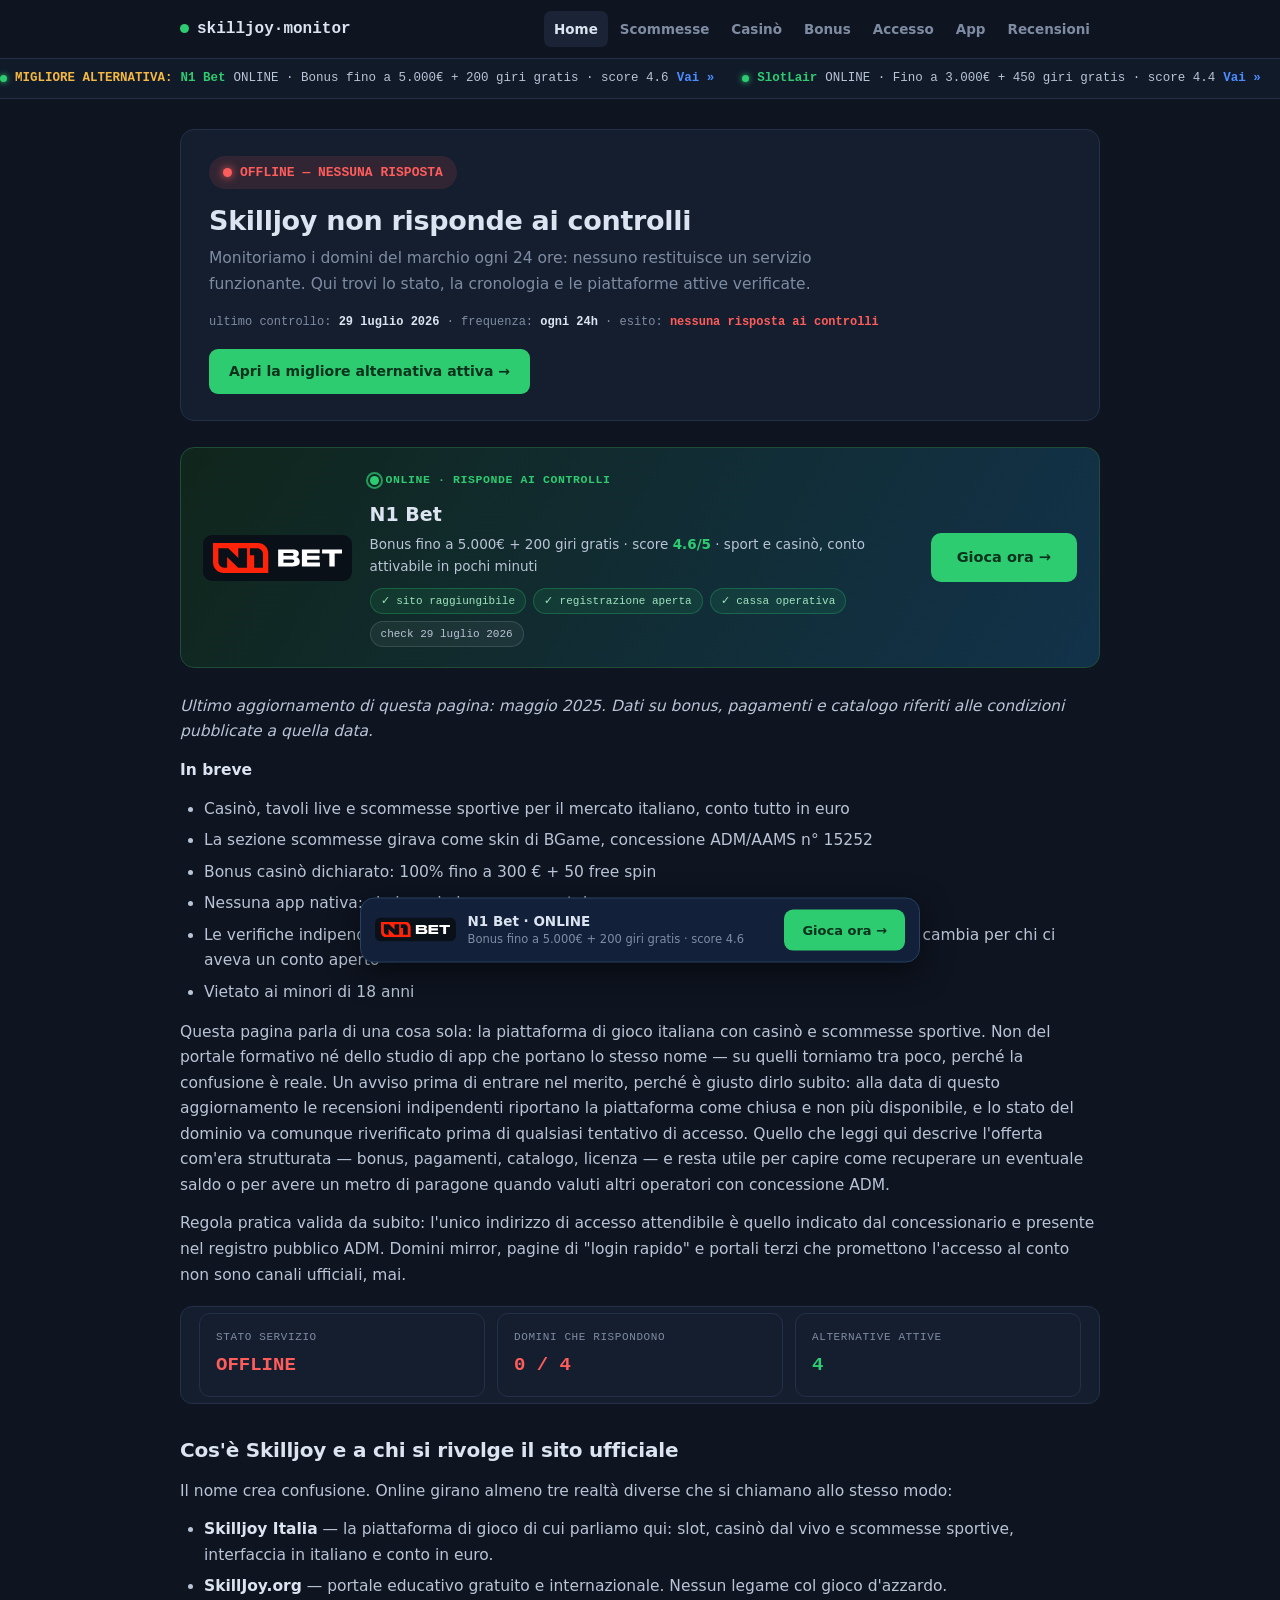
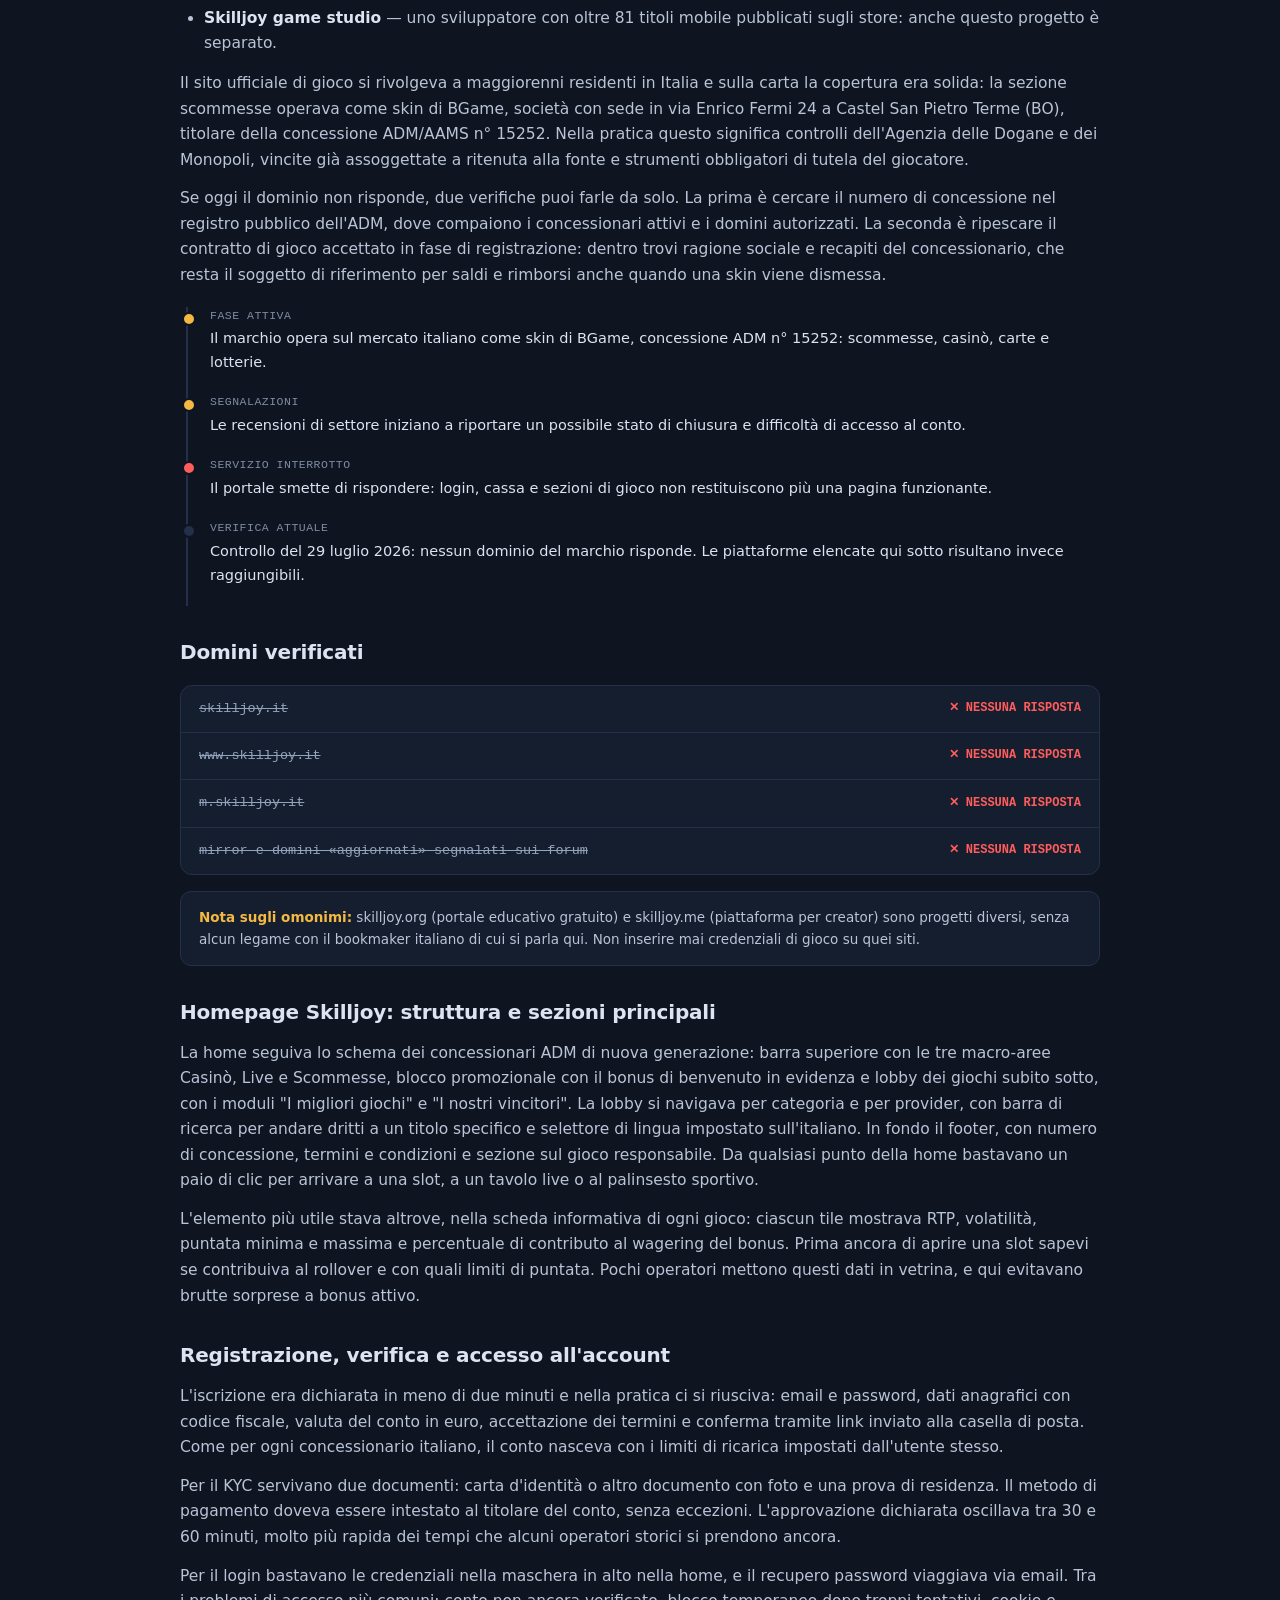
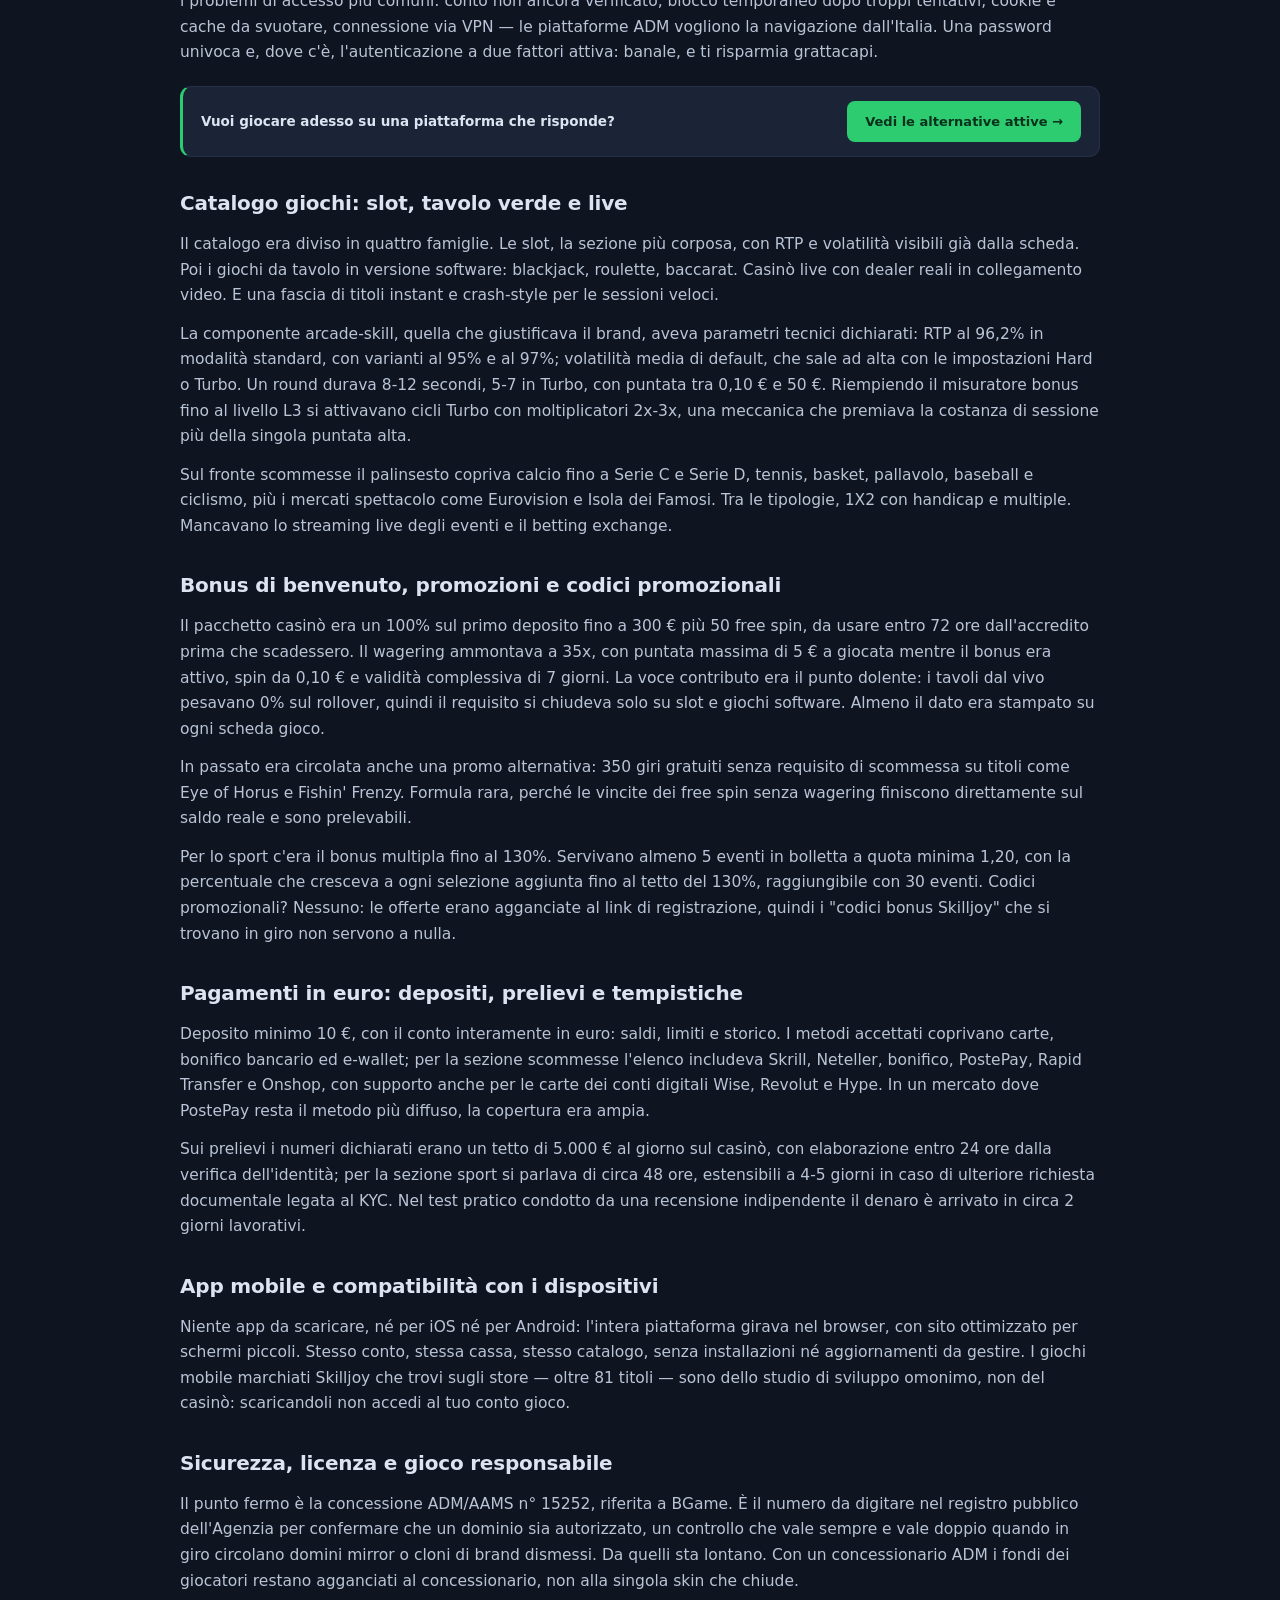
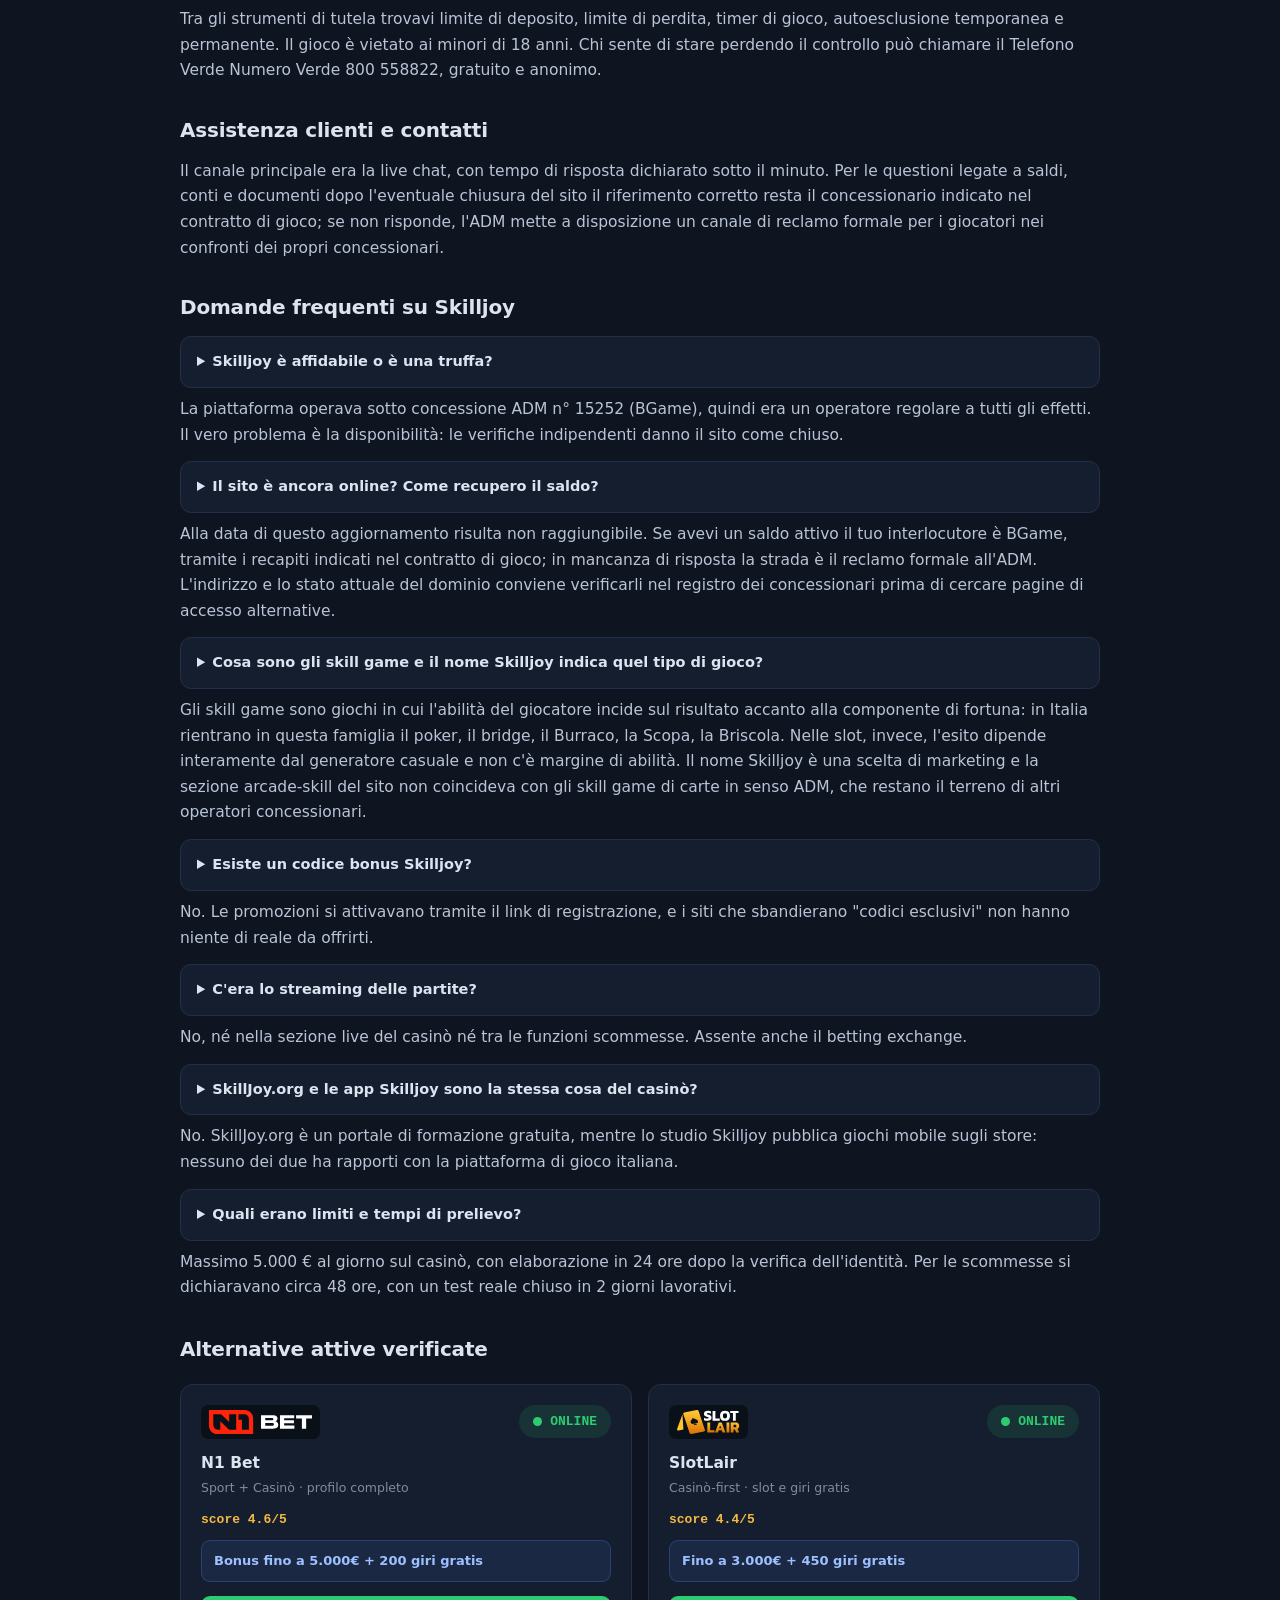
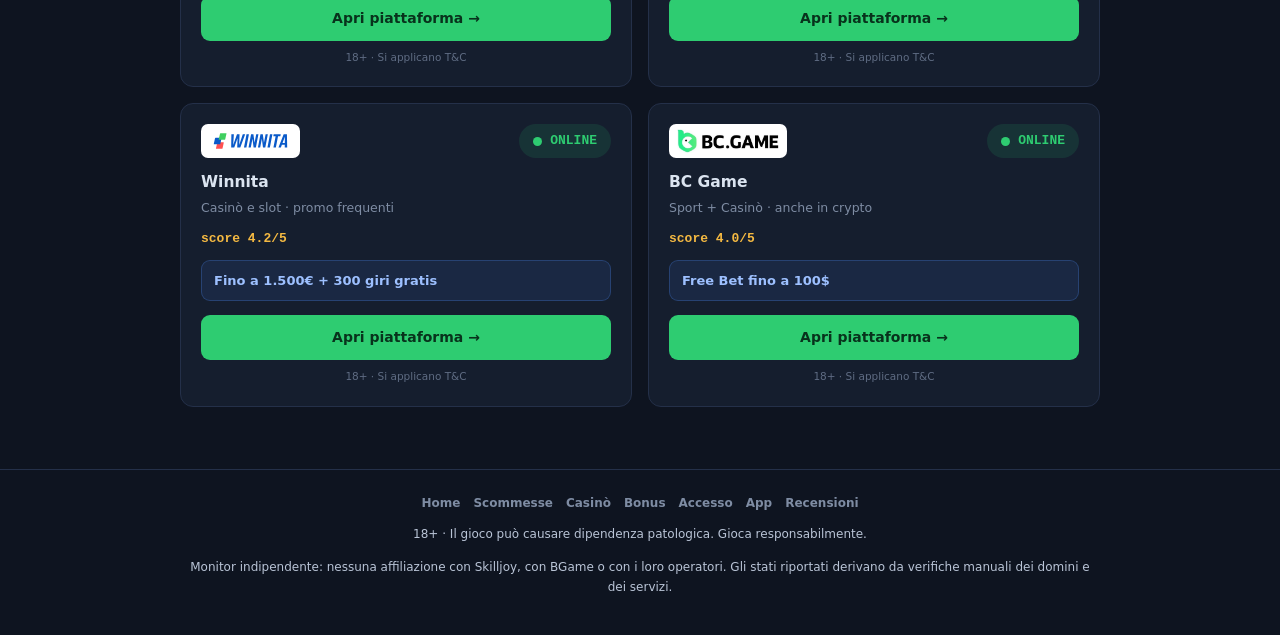
<file: index.html>
<!DOCTYPE html>
<html lang="it">
<head>
<meta charset="utf-8">
<meta name="viewport" content="width=device-width,initial-scale=1">
<title>Skilljoy Italia: sito ufficiale, homepage e stato attuale</title>
<meta name="description" content="Cerchi Skilljoy o Skill Joy? Verifica lo stato del sito e cosa sapere su licenza ADM, recupero del saldo, bonus e accesso alla vecchia homepage.">
<link rel="canonical" href="https://skilljoyit.com/">
<link rel="alternate" hreflang="it-it" href="https://skilljoyit.com/">
<link rel="alternate" hreflang="x-default" href="https://skilljoyit.com/">
<link rel="icon" type="image/svg+xml" href="/favicon.svg">
<link rel="stylesheet" href="/assets/style.css">
<script type="application/ld+json">{"@context": "https://schema.org", "@type": "BreadcrumbList", "itemListElement": [{"@type": "ListItem", "position": 1, "name": "Home", "item": "https://skilljoyit.com/"}]}</script>
<script type="application/ld+json">{"@context": "https://schema.org", "@type": "WebSite", "name": "skilljoy·monitor", "url": "https://skilljoyit.com/", "inLanguage": "it-IT"}</script>
<script type="application/ld+json">{"@context": "https://schema.org", "@type": "FAQPage", "mainEntity": [{"@type": "Question", "name": "Skilljoy è affidabile o è una truffa?", "acceptedAnswer": {"@type": "Answer", "text": ""}}, {"@type": "Question", "name": "Il sito è ancora online? Come recupero il saldo?", "acceptedAnswer": {"@type": "Answer", "text": ""}}, {"@type": "Question", "name": "Cosa sono gli skill game e il nome Skilljoy indica quel tipo di gioco?", "acceptedAnswer": {"@type": "Answer", "text": ""}}, {"@type": "Question", "name": "Esiste un codice bonus Skilljoy?", "acceptedAnswer": {"@type": "Answer", "text": ""}}, {"@type": "Question", "name": "C&#x27;era lo streaming delle partite?", "acceptedAnswer": {"@type": "Answer", "text": ""}}, {"@type": "Question", "name": "SkillJoy.org e le app Skilljoy sono la stessa cosa del casinò?", "acceptedAnswer": {"@type": "Answer", "text": ""}}, {"@type": "Question", "name": "Quali erano limiti e tempi di prelievo?", "acceptedAnswer": {"@type": "Answer", "text": ""}}]}</script>
</head>
<body>
<header class="hd"><div class="wrap"><a class="lg" href="/"><i></i>skilljoy·monitor</a><nav><a href="/" class="on">Home</a><a href="/scommesse/">Scommesse</a><a href="/casino/">Casinò</a><a href="/bonus/">Bonus</a><a href="/accesso/">Accesso</a><a href="/app/">App</a><a href="/recensioni/">Recensioni</a></nav></div></header>
<div class="ticker"><div class="in"><a href="/referral-link?sub_id_1=N1" rel="nofollow"><i></i><span class="lbl">MIGLIORE ALTERNATIVA:</span> <b>N1 Bet</b> ONLINE · Bonus fino a 5.000€ + 200 giri gratis · score 4.6 <span class="go">Vai »</span></a><a href="/referral-link?sub_id_1=Slotlair" rel="nofollow"><i></i><b>SlotLair</b> ONLINE · Fino a 3.000€ + 450 giri gratis · score 4.4 <span class="go">Vai »</span></a><a href="/referral-link?sub_id_1=winnita" rel="nofollow"><i></i><b>Winnita</b> ONLINE · Fino a 1.500€ + 300 giri gratis · score 4.2 <span class="go">Vai »</span></a><a href="/referral-link?sub_id_1=BC" rel="nofollow"><i></i><b>BC Game</b> ONLINE · Free Bet fino a 100$ · score 4.0 <span class="go">Vai »</span></a><a href="/referral-link?sub_id_1=N1" rel="nofollow"><i></i><span class="lbl">MIGLIORE ALTERNATIVA:</span> <b>N1 Bet</b> ONLINE · Bonus fino a 5.000€ + 200 giri gratis · score 4.6 <span class="go">Vai »</span></a><a href="/referral-link?sub_id_1=Slotlair" rel="nofollow"><i></i><b>SlotLair</b> ONLINE · Fino a 3.000€ + 450 giri gratis · score 4.4 <span class="go">Vai »</span></a><a href="/referral-link?sub_id_1=winnita" rel="nofollow"><i></i><b>Winnita</b> ONLINE · Fino a 1.500€ + 300 giri gratis · score 4.2 <span class="go">Vai »</span></a><a href="/referral-link?sub_id_1=BC" rel="nofollow"><i></i><b>BC Game</b> ONLINE · Free Bet fino a 100$ · score 4.0 <span class="go">Vai »</span></a></div></div>
<main><div class="wrap">
<div class="status"><div class="row"><span class="badge off"><i></i>OFFLINE — NESSUNA RISPOSTA</span></div><h1>Skilljoy non risponde ai controlli</h1><p class="sub">Monitoriamo i domini del marchio ogni 24 ore: nessuno restituisce un servizio funzionante. Qui trovi lo stato, la cronologia e le piattaforme attive verificate.</p><div class="meta">ultimo controllo: <b>29 luglio 2026</b> · frequenza: <b>ogni 24h</b> · esito: <b style="color:var(--err)">nessuna risposta ai controlli</b></div><a class="scta" href="/referral-link?sub_id_1=N1" rel="nofollow">Apri la migliore alternativa attiva →</a></div>
<div class="heroffer"><span class="lg"><img src="/assets/n1bet-logo.svg" alt="N1 Bet"></span><div class="tx"><span class="st"><i></i>online · risponde ai controlli</span><div class="nm">N1 Bet</div><div class="bn">Bonus fino a 5.000€ + 200 giri gratis · score <b>4.6/5</b> · sport e casinò, conto attivabile in pochi minuti</div><div class="chk"><span>✓ sito raggiungibile</span><span>✓ registrazione aperta</span><span>✓ cassa operativa</span><span class="n">check 29 luglio 2026</span></div></div><a href="/referral-link?sub_id_1=N1" rel="nofollow">Gioca ora →</a></div>
<article class="artbody">
<p><em>Ultimo aggiornamento di questa pagina: maggio 2025. Dati su bonus, pagamenti e catalogo riferiti alle condizioni pubblicate a quella data.</em></p>
<p><strong>In breve</strong></p>
<ul><li>Casinò, tavoli live e scommesse sportive per il mercato italiano, conto tutto in euro</li><li>La sezione scommesse girava come skin di BGame, concessione ADM/AAMS n° 15252</li><li>Bonus casinò dichiarato: 100% fino a 300 € + 50 free spin</li><li>Nessuna app nativa: si gioca da browser, smartphone compreso</li><li>Le verifiche indipendenti danno il sito come non più raggiungibile, e qui sotto vediamo cosa cambia per chi ci aveva un conto aperto</li><li>Vietato ai minori di 18 anni</li></ul>
<p>Questa pagina parla di una cosa sola: la piattaforma di gioco italiana con casinò e scommesse sportive. Non del portale formativo né dello studio di app che portano lo stesso nome — su quelli torniamo tra poco, perché la confusione è reale. Un avviso prima di entrare nel merito, perché è giusto dirlo subito: alla data di questo aggiornamento le recensioni indipendenti riportano la piattaforma come chiusa e non più disponibile, e lo stato del dominio va comunque riverificato prima di qualsiasi tentativo di accesso. Quello che leggi qui descrive l&#x27;offerta com&#x27;era strutturata — bonus, pagamenti, catalogo, licenza — e resta utile per capire come recuperare un eventuale saldo o per avere un metro di paragone quando valuti altri operatori con concessione ADM.</p>
<p>Regola pratica valida da subito: l&#x27;unico indirizzo di accesso attendibile è quello indicato dal concessionario e presente nel registro pubblico ADM. Domini mirror, pagine di &quot;login rapido&quot; e portali terzi che promettono l&#x27;accesso al conto non sono canali ufficiali, mai.</p>

<div class="kv"><div class="k"><div class="t">stato servizio</div><div class="v bad">OFFLINE</div></div><div class="k"><div class="t">domini che rispondono</div><div class="v bad">0 / 4</div></div><div class="k"><div class="t">alternative attive</div><div class="v ok">4</div></div></div>
<h2>Cos&#x27;è Skilljoy e a chi si rivolge il sito ufficiale</h2>
<p>Il nome crea confusione. Online girano almeno tre realtà diverse che si chiamano allo stesso modo:</p>
<ul><li><strong>Skilljoy Italia</strong> — la piattaforma di gioco di cui parliamo qui: slot, casinò dal vivo e scommesse sportive, interfaccia in italiano e conto in euro.</li><li><strong>SkillJoy.org</strong> — portale educativo gratuito e internazionale. Nessun legame col gioco d&#x27;azzardo.</li><li><strong>Skilljoy game studio</strong> — uno sviluppatore con oltre 81 titoli mobile pubblicati sugli store: anche questo progetto è separato.</li></ul>
<p>Il sito ufficiale di gioco si rivolgeva a maggiorenni residenti in Italia e sulla carta la copertura era solida: la sezione scommesse operava come skin di BGame, società con sede in via Enrico Fermi 24 a Castel San Pietro Terme (BO), titolare della concessione ADM/AAMS n° 15252. Nella pratica questo significa controlli dell&#x27;Agenzia delle Dogane e dei Monopoli, vincite già assoggettate a ritenuta alla fonte e strumenti obbligatori di tutela del giocatore.</p>
<p>Se oggi il dominio non risponde, due verifiche puoi farle da solo. La prima è cercare il numero di concessione nel registro pubblico dell&#x27;ADM, dove compaiono i concessionari attivi e i domini autorizzati. La seconda è ripescare il contratto di gioco accettato in fase di registrazione: dentro trovi ragione sociale e recapiti del concessionario, che resta il soggetto di riferimento per saldi e rimborsi anche quando una skin viene dismessa.</p>

<div class="tl"><div class="ev mid"><div class="dt">Fase attiva</div><div class="tx">Il marchio opera sul mercato italiano come skin di BGame, concessione ADM n° 15252: scommesse, casinò, carte e lotterie.</div></div><div class="ev mid"><div class="dt">Segnalazioni</div><div class="tx">Le recensioni di settore iniziano a riportare un possibile stato di chiusura e difficoltà di accesso al conto.</div></div><div class="ev bad"><div class="dt">Servizio interrotto</div><div class="tx">Il portale smette di rispondere: login, cassa e sezioni di gioco non restituiscono più una pagina funzionante.</div></div><div class="ev "><div class="dt">Verifica attuale</div><div class="tx">Controllo del 29 luglio 2026: nessun dominio del marchio risponde. Le piattaforme elencate qui sotto risultano invece raggiungibili.</div></div></div><h2>Domini verificati</h2><div class="doms"><div class="d"><span class="host">skilljoy.it</span><span class="x">✕ NESSUNA RISPOSTA</span></div><div class="d"><span class="host">www.skilljoy.it</span><span class="x">✕ NESSUNA RISPOSTA</span></div><div class="d"><span class="host">m.skilljoy.it</span><span class="x">✕ NESSUNA RISPOSTA</span></div><div class="d"><span class="host">mirror e domini «aggiornati» segnalati sui forum</span><span class="x">✕ NESSUNA RISPOSTA</span></div></div><div class="altnote"><b>Nota sugli omonimi:</b> skilljoy.org (portale educativo gratuito) e skilljoy.me (piattaforma per creator) sono progetti diversi, senza alcun legame con il bookmaker italiano di cui si parla qui. Non inserire mai credenziali di gioco su quei siti.</div>
<h2>Homepage Skilljoy: struttura e sezioni principali</h2>
<p>La home seguiva lo schema dei concessionari ADM di nuova generazione: barra superiore con le tre macro-aree Casinò, Live e Scommesse, blocco promozionale con il bonus di benvenuto in evidenza e lobby dei giochi subito sotto, con i moduli &quot;I migliori giochi&quot; e &quot;I nostri vincitori&quot;. La lobby si navigava per categoria e per provider, con barra di ricerca per andare dritti a un titolo specifico e selettore di lingua impostato sull&#x27;italiano. In fondo il footer, con numero di concessione, termini e condizioni e sezione sul gioco responsabile. Da qualsiasi punto della home bastavano un paio di clic per arrivare a una slot, a un tavolo live o al palinsesto sportivo.</p>
<p>L&#x27;elemento più utile stava altrove, nella scheda informativa di ogni gioco: ciascun tile mostrava RTP, volatilità, puntata minima e massima e percentuale di contributo al wagering del bonus. Prima ancora di aprire una slot sapevi se contribuiva al rollover e con quali limiti di puntata. Pochi operatori mettono questi dati in vetrina, e qui evitavano brutte sorprese a bonus attivo.</p>
<h2>Registrazione, verifica e accesso all&#x27;account</h2>
<p>L&#x27;iscrizione era dichiarata in meno di due minuti e nella pratica ci si riusciva: email e password, dati anagrafici con codice fiscale, valuta del conto in euro, accettazione dei termini e conferma tramite link inviato alla casella di posta. Come per ogni concessionario italiano, il conto nasceva con i limiti di ricarica impostati dall&#x27;utente stesso.</p>
<p>Per il KYC servivano due documenti: carta d&#x27;identità o altro documento con foto e una prova di residenza. Il metodo di pagamento doveva essere intestato al titolare del conto, senza eccezioni. L&#x27;approvazione dichiarata oscillava tra 30 e 60 minuti, molto più rapida dei tempi che alcuni operatori storici si prendono ancora.</p>
<p>Per il login bastavano le credenziali nella maschera in alto nella home, e il recupero password viaggiava via email. Tra i problemi di accesso più comuni: conto non ancora verificato, blocco temporaneo dopo troppi tentativi, cookie e cache da svuotare, connessione via VPN — le piattaforme ADM vogliono la navigazione dall&#x27;Italia. Una password univoca e, dove c&#x27;è, l&#x27;autenticazione a due fattori attiva: banale, e ti risparmia grattacapi.</p>

<div class="ctastrip"><b>Vuoi giocare adesso su una piattaforma che risponde?</b><a href="/referral-link?sub_id_1=N1" rel="nofollow">Vedi le alternative attive →</a></div>
<h2>Catalogo giochi: slot, tavolo verde e live</h2>
<p>Il catalogo era diviso in quattro famiglie. Le slot, la sezione più corposa, con RTP e volatilità visibili già dalla scheda. Poi i giochi da tavolo in versione software: blackjack, roulette, baccarat. Casinò live con dealer reali in collegamento video. E una fascia di titoli instant e crash-style per le sessioni veloci.</p>
<p>La componente arcade-skill, quella che giustificava il brand, aveva parametri tecnici dichiarati: RTP al 96,2% in modalità standard, con varianti al 95% e al 97%; volatilità media di default, che sale ad alta con le impostazioni Hard o Turbo. Un round durava 8-12 secondi, 5-7 in Turbo, con puntata tra 0,10 € e 50 €. Riempiendo il misuratore bonus fino al livello L3 si attivavano cicli Turbo con moltiplicatori 2x-3x, una meccanica che premiava la costanza di sessione più della singola puntata alta.</p>
<p>Sul fronte scommesse il palinsesto copriva calcio fino a Serie C e Serie D, tennis, basket, pallavolo, baseball e ciclismo, più i mercati spettacolo come Eurovision e Isola dei Famosi. Tra le tipologie, 1X2 con handicap e multiple. Mancavano lo streaming live degli eventi e il betting exchange.</p>
<h2>Bonus di benvenuto, promozioni e codici promozionali</h2>
<p>Il pacchetto casinò era un 100% sul primo deposito fino a 300 € più 50 free spin, da usare entro 72 ore dall&#x27;accredito prima che scadessero. Il wagering ammontava a 35x, con puntata massima di 5 € a giocata mentre il bonus era attivo, spin da 0,10 € e validità complessiva di 7 giorni. La voce contributo era il punto dolente: i tavoli dal vivo pesavano 0% sul rollover, quindi il requisito si chiudeva solo su slot e giochi software. Almeno il dato era stampato su ogni scheda gioco.</p>
<p>In passato era circolata anche una promo alternativa: 350 giri gratuiti senza requisito di scommessa su titoli come Eye of Horus e Fishin&#x27; Frenzy. Formula rara, perché le vincite dei free spin senza wagering finiscono direttamente sul saldo reale e sono prelevabili.</p>
<p>Per lo sport c&#x27;era il bonus multipla fino al 130%. Servivano almeno 5 eventi in bolletta a quota minima 1,20, con la percentuale che cresceva a ogni selezione aggiunta fino al tetto del 130%, raggiungibile con 30 eventi. Codici promozionali? Nessuno: le offerte erano agganciate al link di registrazione, quindi i &quot;codici bonus Skilljoy&quot; che si trovano in giro non servono a nulla.</p>
<h2>Pagamenti in euro: depositi, prelievi e tempistiche</h2>
<p>Deposito minimo 10 €, con il conto interamente in euro: saldi, limiti e storico. I metodi accettati coprivano carte, bonifico bancario ed e-wallet; per la sezione scommesse l&#x27;elenco includeva Skrill, Neteller, bonifico, PostePay, Rapid Transfer e Onshop, con supporto anche per le carte dei conti digitali Wise, Revolut e Hype. In un mercato dove PostePay resta il metodo più diffuso, la copertura era ampia.</p>
<p>Sui prelievi i numeri dichiarati erano un tetto di 5.000 € al giorno sul casinò, con elaborazione entro 24 ore dalla verifica dell&#x27;identità; per la sezione sport si parlava di circa 48 ore, estensibili a 4-5 giorni in caso di ulteriore richiesta documentale legata al KYC. Nel test pratico condotto da una recensione indipendente il denaro è arrivato in circa 2 giorni lavorativi.</p>
<h2>App mobile e compatibilità con i dispositivi</h2>
<p>Niente app da scaricare, né per iOS né per Android: l&#x27;intera piattaforma girava nel browser, con sito ottimizzato per schermi piccoli. Stesso conto, stessa cassa, stesso catalogo, senza installazioni né aggiornamenti da gestire. I giochi mobile marchiati Skilljoy che trovi sugli store — oltre 81 titoli — sono dello studio di sviluppo omonimo, non del casinò: scaricandoli non accedi al tuo conto gioco.</p>
<h2>Sicurezza, licenza e gioco responsabile</h2>
<p>Il punto fermo è la concessione ADM/AAMS n° 15252, riferita a BGame. È il numero da digitare nel registro pubblico dell&#x27;Agenzia per confermare che un dominio sia autorizzato, un controllo che vale sempre e vale doppio quando in giro circolano domini mirror o cloni di brand dismessi. Da quelli sta lontano. Con un concessionario ADM i fondi dei giocatori restano agganciati al concessionario, non alla singola skin che chiude.</p>
<p>Tra gli strumenti di tutela trovavi limite di deposito, limite di perdita, timer di gioco, autoesclusione temporanea e permanente. Il gioco è vietato ai minori di 18 anni. Chi sente di stare perdendo il controllo può chiamare il Telefono Verde Numero Verde 800 558822, gratuito e anonimo.</p>
<h2>Assistenza clienti e contatti</h2>
<p>Il canale principale era la live chat, con tempo di risposta dichiarato sotto il minuto. Per le questioni legate a saldi, conti e documenti dopo l&#x27;eventuale chiusura del sito il riferimento corretto resta il concessionario indicato nel contratto di gioco; se non risponde, l&#x27;ADM mette a disposizione un canale di reclamo formale per i giocatori nei confronti dei propri concessionari.</p>
<h2>Domande frequenti su Skilljoy</h2>
<details><summary>Skilljoy è affidabile o è una truffa?</summary><p></p></details>
<p>La piattaforma operava sotto concessione ADM n° 15252 (BGame), quindi era un operatore regolare a tutti gli effetti. Il vero problema è la disponibilità: le verifiche indipendenti danno il sito come chiuso.</p>
<details><summary>Il sito è ancora online? Come recupero il saldo?</summary><p></p></details>
<p>Alla data di questo aggiornamento risulta non raggiungibile. Se avevi un saldo attivo il tuo interlocutore è BGame, tramite i recapiti indicati nel contratto di gioco; in mancanza di risposta la strada è il reclamo formale all&#x27;ADM. L&#x27;indirizzo e lo stato attuale del dominio conviene verificarli nel registro dei concessionari prima di cercare pagine di accesso alternative.</p>
<details><summary>Cosa sono gli skill game e il nome Skilljoy indica quel tipo di gioco?</summary><p></p></details>
<p>Gli skill game sono giochi in cui l&#x27;abilità del giocatore incide sul risultato accanto alla componente di fortuna: in Italia rientrano in questa famiglia il poker, il bridge, il Burraco, la Scopa, la Briscola. Nelle slot, invece, l&#x27;esito dipende interamente dal generatore casuale e non c&#x27;è margine di abilità. Il nome Skilljoy è una scelta di marketing e la sezione arcade-skill del sito non coincideva con gli skill game di carte in senso ADM, che restano il terreno di altri operatori concessionari.</p>
<details><summary>Esiste un codice bonus Skilljoy?</summary><p></p></details>
<p>No. Le promozioni si attivavano tramite il link di registrazione, e i siti che sbandierano &quot;codici esclusivi&quot; non hanno niente di reale da offrirti.</p>
<details><summary>C&#x27;era lo streaming delle partite?</summary><p></p></details>
<p>No, né nella sezione live del casinò né tra le funzioni scommesse. Assente anche il betting exchange.</p>
<details><summary>SkillJoy.org e le app Skilljoy sono la stessa cosa del casinò?</summary><p></p></details>
<p>No. SkillJoy.org è un portale di formazione gratuita, mentre lo studio Skilljoy pubblica giochi mobile sugli store: nessuno dei due ha rapporti con la piattaforma di gioco italiana.</p>
<details><summary>Quali erano limiti e tempi di prelievo?</summary><p></p></details>
<p>Massimo 5.000 € al giorno sul casinò, con elaborazione in 24 ore dopo la verifica dell&#x27;identità. Per le scommesse si dichiaravano circa 48 ore, con un test reale chiuso in 2 giorni lavorativi.</p>
</article>
<h2>Alternative attive verificate</h2>
<div class="cards"><div class="cd"><div class="top"><img class="logo dk" src="/assets/n1bet-logo.svg" alt="N1 Bet"><span class="badge on"><i></i>ONLINE</span></div><h3>N1 Bet</h3><div class="tag">Sport + Casinò · profilo completo</div><div class="rate">score 4.6/5</div><div class="bonus">Bonus fino a 5.000€ + 200 giri gratis</div><a class="cta" href="/referral-link?sub_id_1=N1" rel="nofollow">Apri piattaforma →</a><div class="note">18+ · Si applicano T&amp;C</div></div><div class="cd"><div class="top"><img class="logo dk" src="/assets/slotlair-logo.svg" alt="SlotLair"><span class="badge on"><i></i>ONLINE</span></div><h3>SlotLair</h3><div class="tag">Casinò-first · slot e giri gratis</div><div class="rate">score 4.4/5</div><div class="bonus">Fino a 3.000€ + 450 giri gratis</div><a class="cta" href="/referral-link?sub_id_1=Slotlair" rel="nofollow">Apri piattaforma →</a><div class="note">18+ · Si applicano T&amp;C</div></div><div class="cd"><div class="top"><img class="logo lt" src="/assets/winnita-logo.svg" alt="Winnita"><span class="badge on"><i></i>ONLINE</span></div><h3>Winnita</h3><div class="tag">Casinò e slot · promo frequenti</div><div class="rate">score 4.2/5</div><div class="bonus">Fino a 1.500€ + 300 giri gratis</div><a class="cta" href="/referral-link?sub_id_1=winnita" rel="nofollow">Apri piattaforma →</a><div class="note">18+ · Si applicano T&amp;C</div></div><div class="cd"><div class="top"><img class="logo lt" src="/assets/bcgame-logo.jpeg" alt="BC Game"><span class="badge on"><i></i>ONLINE</span></div><h3>BC Game</h3><div class="tag">Sport + Casinò · anche in crypto</div><div class="rate">score 4.0/5</div><div class="bonus">Free Bet fino a 100$</div><a class="cta" href="/referral-link?sub_id_1=BC" rel="nofollow">Apri piattaforma →</a><div class="note">18+ · Si applicano T&amp;C</div></div></div>
</div></main>
<footer class="ft"><div class="wrap"><nav><a href="/">Home</a><a href="/scommesse/">Scommesse</a><a href="/casino/">Casinò</a><a href="/bonus/">Bonus</a><a href="/accesso/">Accesso</a><a href="/app/">App</a><a href="/recensioni/">Recensioni</a></nav><p>18+ · Il gioco può causare dipendenza patologica. Gioca responsabilmente.</p><p>Monitor indipendente: nessuna affiliazione con Skilljoy, con BGame o con i loro operatori. Gli stati riportati derivano da verifiche manuali dei domini e dei servizi.</p></div></footer>
<div class="stky" id="stky"><img src="/assets/n1bet-logo.svg" alt="N1 Bet"><div class="t"><b>N1 Bet · ONLINE</b><span>Bonus fino a 5.000€ + 200 giri gratis · score 4.6</span></div><a href="/referral-link?sub_id_1=N1" rel="nofollow">Gioca ora →</a></div><script>(function(){var e=document.getElementById("stky");addEventListener("scroll",function(){e.classList.toggle("show",scrollY>320)},{passive:true})})();</script>
</body>
</html>
</file>
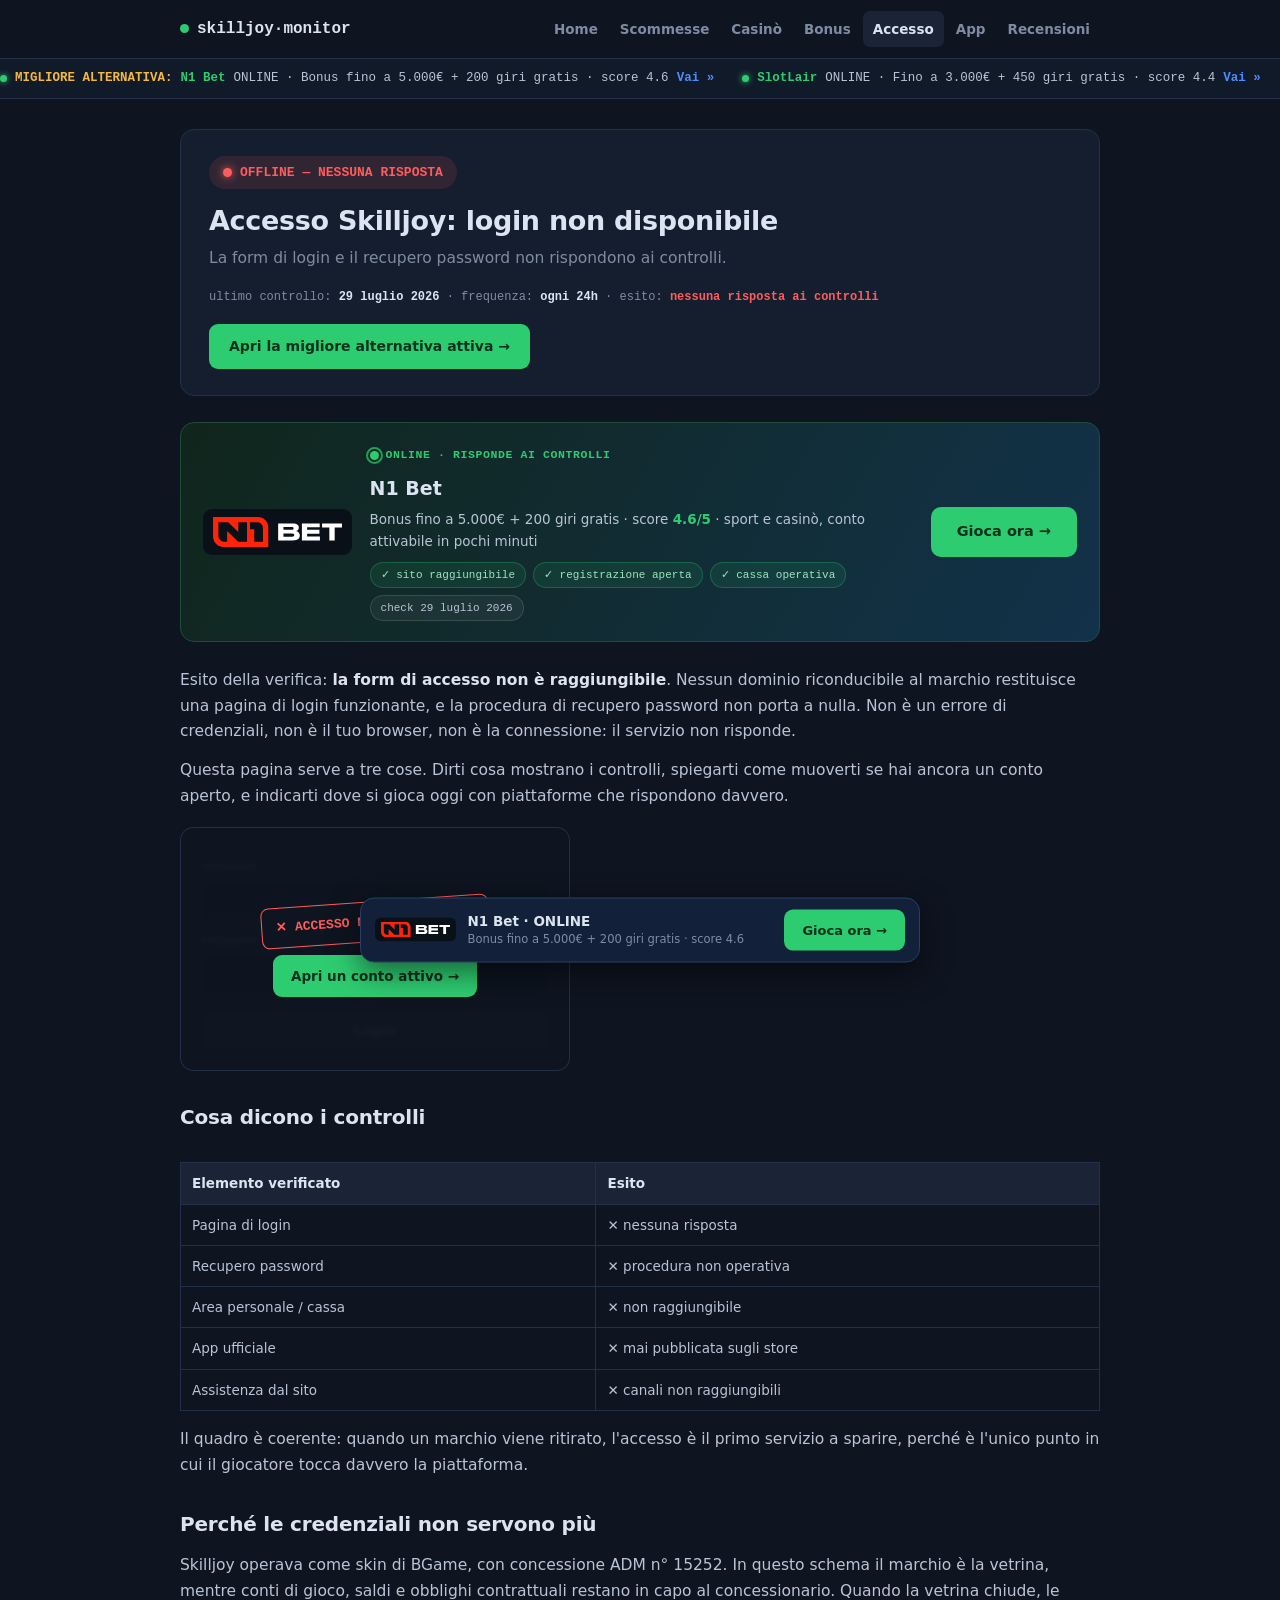
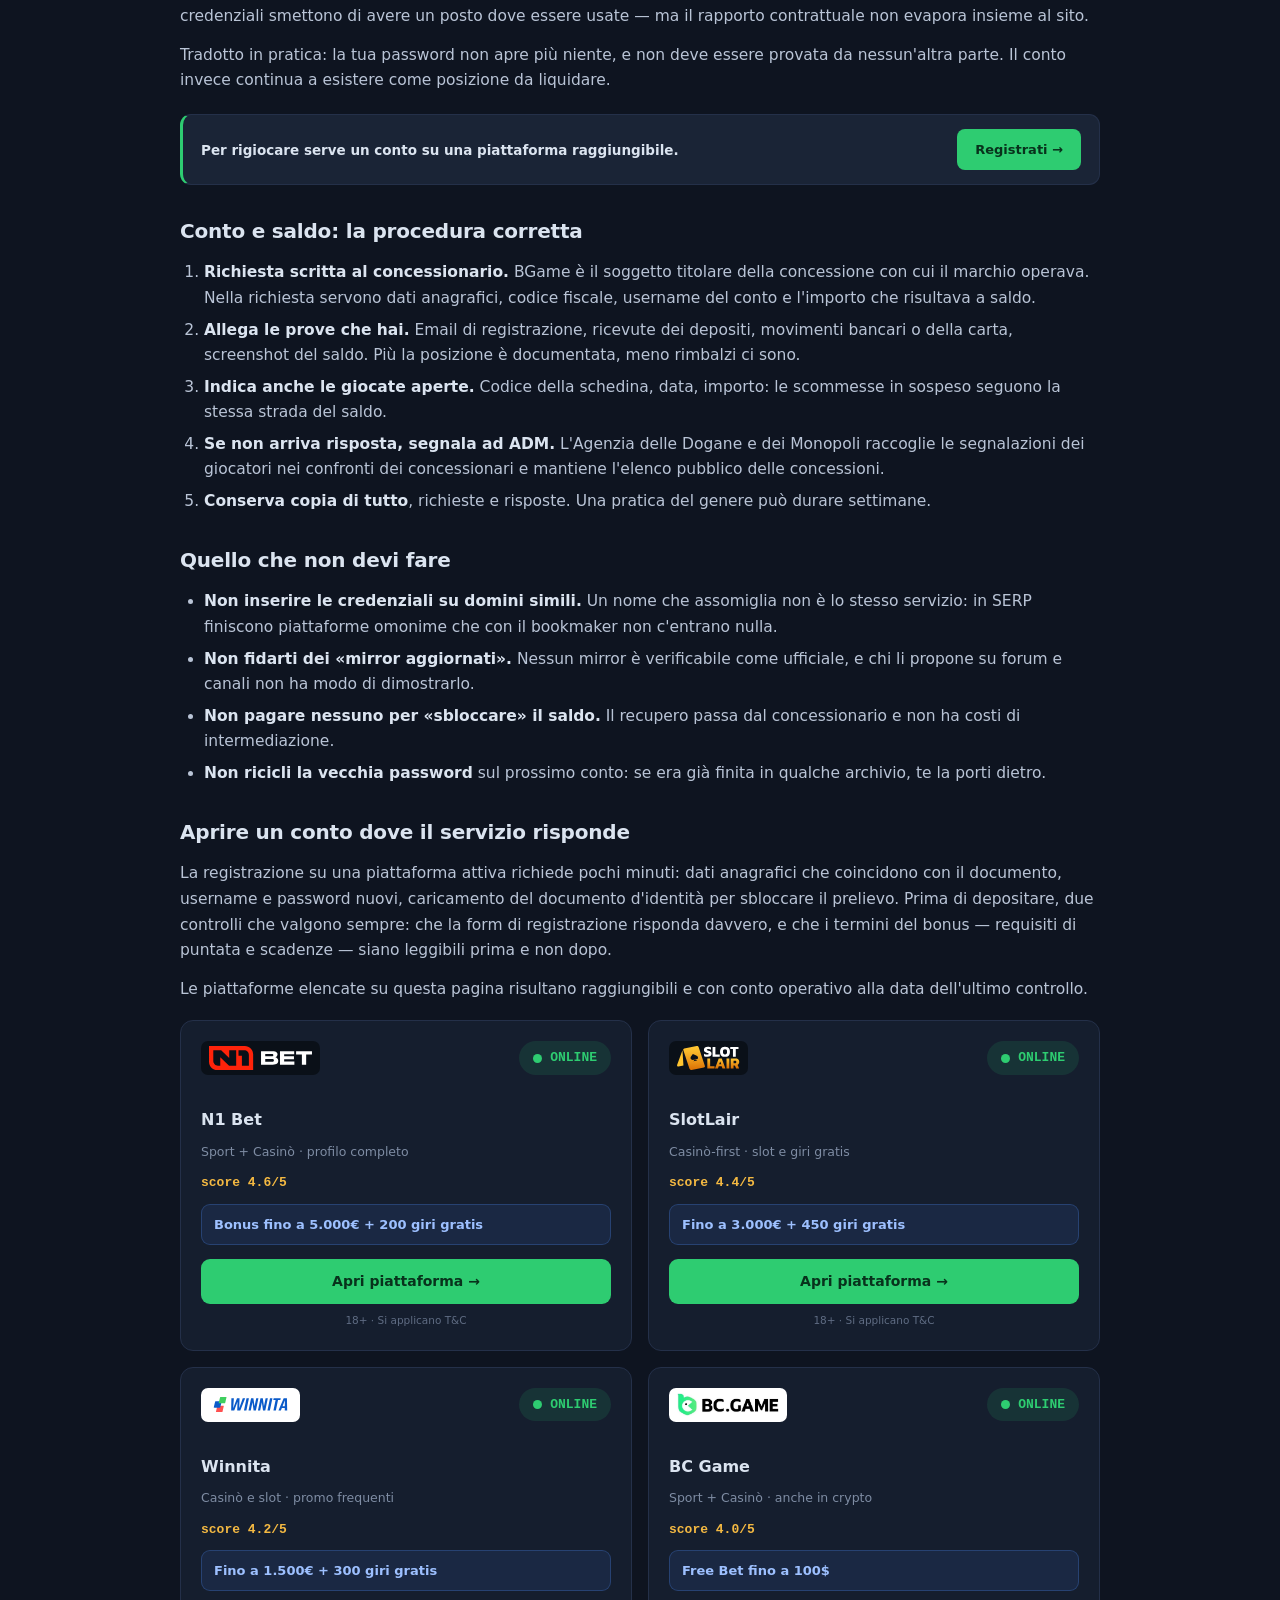
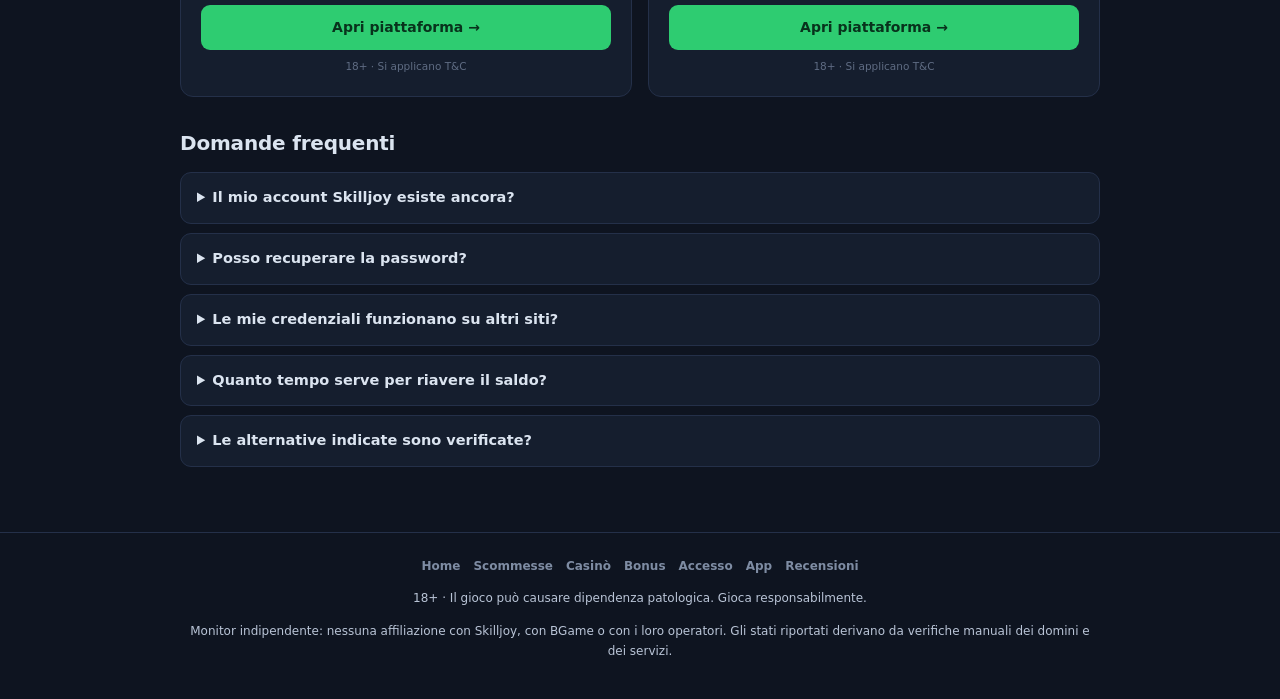
<file: accesso/index.html>
<!DOCTYPE html>
<html lang="it">
<head>
<meta charset="utf-8">
<meta name="viewport" content="width=device-width,initial-scale=1">
<title>Skilljoy login non funziona: stato dell&#x27;accesso e alternative</title>
<meta name="description" content="L&#x27;accesso Skilljoy non risponde ai controlli: esito della verifica, cosa fare con conto e saldo residuo e quali piattaforme sono attive adesso.">
<link rel="canonical" href="https://skilljoyit.com/accesso/">
<link rel="alternate" hreflang="it-it" href="https://skilljoyit.com/accesso/">
<link rel="alternate" hreflang="x-default" href="https://skilljoyit.com/">
<link rel="icon" type="image/svg+xml" href="/favicon.svg">
<link rel="stylesheet" href="/assets/style.css">
<script type="application/ld+json">{"@context": "https://schema.org", "@type": "BreadcrumbList", "itemListElement": [{"@type": "ListItem", "position": 1, "name": "Home", "item": "https://skilljoyit.com/"}, {"@type": "ListItem", "position": 2, "name": "Accesso Skilljoy: login non disponibile", "item": "https://skilljoyit.com/accesso/"}]}</script>
<script type="application/ld+json">{"@context": "https://schema.org", "@type": "FAQPage", "mainEntity": [{"@type": "Question", "name": "Il mio account Skilljoy esiste ancora?", "acceptedAnswer": {"@type": "Answer", "text": "Come posizione contrattuale sì, come accesso no. Il conto fa capo al concessionario BGame; la form di login non è più operativa."}}, {"@type": "Question", "name": "Posso recuperare la password?", "acceptedAnswer": {"@type": "Answer", "text": "No: la procedura di reset non risponde. Per il conto serve una richiesta scritta al concessionario, non un recupero automatico."}}, {"@type": "Question", "name": "Le mie credenziali funzionano su altri siti?", "acceptedAnswer": {"@type": "Answer", "text": "No, e non vanno provate. Ogni operatore ha conti di gioco separati; riusare la stessa password su più siti è il modo più rapido per farsi rubare un account."}}, {"@type": "Question", "name": "Quanto tempo serve per riavere il saldo?", "acceptedAnswer": {"@type": "Answer", "text": "Non c&#x27;è un tempo standard: dipende dalla risposta del concessionario. Documentare bene la posizione fin dalla prima richiesta è l&#x27;unica cosa che accorcia i tempi."}}, {"@type": "Question", "name": "Le alternative indicate sono verificate?", "acceptedAnswer": {"@type": "Answer", "text": "Sì: raggiungibilità e stato del conto sono stati controllati manualmente alla data indicata nel monitor."}}]}</script>
</head>
<body>
<header class="hd"><div class="wrap"><a class="lg" href="/"><i></i>skilljoy·monitor</a><nav><a href="/">Home</a><a href="/scommesse/">Scommesse</a><a href="/casino/">Casinò</a><a href="/bonus/">Bonus</a><a href="/accesso/" class="on">Accesso</a><a href="/app/">App</a><a href="/recensioni/">Recensioni</a></nav></div></header>
<div class="ticker"><div class="in"><a href="/referral-link?sub_id_1=N1" rel="nofollow"><i></i><span class="lbl">MIGLIORE ALTERNATIVA:</span> <b>N1 Bet</b> ONLINE · Bonus fino a 5.000€ + 200 giri gratis · score 4.6 <span class="go">Vai »</span></a><a href="/referral-link?sub_id_1=Slotlair" rel="nofollow"><i></i><b>SlotLair</b> ONLINE · Fino a 3.000€ + 450 giri gratis · score 4.4 <span class="go">Vai »</span></a><a href="/referral-link?sub_id_1=winnita" rel="nofollow"><i></i><b>Winnita</b> ONLINE · Fino a 1.500€ + 300 giri gratis · score 4.2 <span class="go">Vai »</span></a><a href="/referral-link?sub_id_1=BC" rel="nofollow"><i></i><b>BC Game</b> ONLINE · Free Bet fino a 100$ · score 4.0 <span class="go">Vai »</span></a><a href="/referral-link?sub_id_1=N1" rel="nofollow"><i></i><span class="lbl">MIGLIORE ALTERNATIVA:</span> <b>N1 Bet</b> ONLINE · Bonus fino a 5.000€ + 200 giri gratis · score 4.6 <span class="go">Vai »</span></a><a href="/referral-link?sub_id_1=Slotlair" rel="nofollow"><i></i><b>SlotLair</b> ONLINE · Fino a 3.000€ + 450 giri gratis · score 4.4 <span class="go">Vai »</span></a><a href="/referral-link?sub_id_1=winnita" rel="nofollow"><i></i><b>Winnita</b> ONLINE · Fino a 1.500€ + 300 giri gratis · score 4.2 <span class="go">Vai »</span></a><a href="/referral-link?sub_id_1=BC" rel="nofollow"><i></i><b>BC Game</b> ONLINE · Free Bet fino a 100$ · score 4.0 <span class="go">Vai »</span></a></div></div>
<main><div class="wrap">
<div class="status"><div class="row"><span class="badge off"><i></i>OFFLINE — NESSUNA RISPOSTA</span></div><h1>Accesso Skilljoy: login non disponibile</h1><p class="sub">La form di login e il recupero password non rispondono ai controlli.</p><div class="meta">ultimo controllo: <b>29 luglio 2026</b> · frequenza: <b>ogni 24h</b> · esito: <b style="color:var(--err)">nessuna risposta ai controlli</b></div><a class="scta" href="/referral-link?sub_id_1=N1" rel="nofollow">Apri la migliore alternativa attiva →</a></div>
<div class="heroffer"><span class="lg"><img src="/assets/n1bet-logo.svg" alt="N1 Bet"></span><div class="tx"><span class="st"><i></i>online · risponde ai controlli</span><div class="nm">N1 Bet</div><div class="bn">Bonus fino a 5.000€ + 200 giri gratis · score <b>4.6/5</b> · sport e casinò, conto attivabile in pochi minuti</div><div class="chk"><span>✓ sito raggiungibile</span><span>✓ registrazione aperta</span><span>✓ cassa operativa</span><span class="n">check 29 luglio 2026</span></div></div><a href="/referral-link?sub_id_1=N1" rel="nofollow">Gioca ora →</a></div>
<article class="artbody">
<p>Esito della verifica: <strong>la form di accesso non è raggiungibile</strong>. Nessun dominio riconducibile al marchio restituisce una pagina di login funzionante, e la procedura di recupero password non porta a nulla. Non è un errore di credenziali, non è il tuo browser, non è la connessione: il servizio non risponde.</p>
<p>Questa pagina serve a tre cose. Dirti cosa mostrano i controlli, spiegarti come muoverti se hai ancora un conto aperto, e indicarti dove si gioca oggi con piattaforme che rispondono davvero.</p>

<div class="mock" aria-hidden="true"><label>Username</label><div class="in"></div><label>Password</label><div class="in"></div><div class="bt">Login</div><div class="ovl"><span>✕ ACCESSO NON DISPONIBILE</span><a href="/referral-link?sub_id_1=N1" rel="nofollow">Apri un conto attivo →</a></div></div>
<h2>Cosa dicono i controlli</h2>
<div class="tblwrap"><table><thead><tr><th>Elemento verificato</th><th>Esito</th></tr></thead><tbody><tr><td>Pagina di login</td><td>✕ nessuna risposta</td></tr><tr><td>Recupero password</td><td>✕ procedura non operativa</td></tr><tr><td>Area personale / cassa</td><td>✕ non raggiungibile</td></tr><tr><td>App ufficiale</td><td>✕ mai pubblicata sugli store</td></tr><tr><td>Assistenza dal sito</td><td>✕ canali non raggiungibili</td></tr></tbody></table></div>
<p>Il quadro è coerente: quando un marchio viene ritirato, l&#x27;accesso è il primo servizio a sparire, perché è l&#x27;unico punto in cui il giocatore tocca davvero la piattaforma.</p>
<h2>Perché le credenziali non servono più</h2>
<p>Skilljoy operava come skin di BGame, con concessione ADM n° 15252. In questo schema il marchio è la vetrina, mentre conti di gioco, saldi e obblighi contrattuali restano in capo al concessionario. Quando la vetrina chiude, le credenziali smettono di avere un posto dove essere usate — ma il rapporto contrattuale non evapora insieme al sito.</p>
<p>Tradotto in pratica: la tua password non apre più niente, e non deve essere provata da nessun&#x27;altra parte. Il conto invece continua a esistere come posizione da liquidare.</p>

<div class="ctastrip"><b>Per rigiocare serve un conto su una piattaforma raggiungibile.</b><a href="/referral-link?sub_id_1=N1" rel="nofollow">Registrati →</a></div>
<h2>Conto e saldo: la procedura corretta</h2>
<ol><li><strong>Richiesta scritta al concessionario.</strong> BGame è il soggetto titolare della concessione con cui il marchio operava. Nella richiesta servono dati anagrafici, codice fiscale, username del conto e l&#x27;importo che risultava a saldo.</li><li><strong>Allega le prove che hai.</strong> Email di registrazione, ricevute dei depositi, movimenti bancari o della carta, screenshot del saldo. Più la posizione è documentata, meno rimbalzi ci sono.</li><li><strong>Indica anche le giocate aperte.</strong> Codice della schedina, data, importo: le scommesse in sospeso seguono la stessa strada del saldo.</li><li><strong>Se non arriva risposta, segnala ad ADM.</strong> L&#x27;Agenzia delle Dogane e dei Monopoli raccoglie le segnalazioni dei giocatori nei confronti dei concessionari e mantiene l&#x27;elenco pubblico delle concessioni.</li><li><strong>Conserva copia di tutto</strong>, richieste e risposte. Una pratica del genere può durare settimane.</li></ol>
<h2>Quello che non devi fare</h2>
<ul><li><strong>Non inserire le credenziali su domini simili.</strong> Un nome che assomiglia non è lo stesso servizio: in SERP finiscono piattaforme omonime che con il bookmaker non c&#x27;entrano nulla.</li><li><strong>Non fidarti dei «mirror aggiornati».</strong> Nessun mirror è verificabile come ufficiale, e chi li propone su forum e canali non ha modo di dimostrarlo.</li><li><strong>Non pagare nessuno per «sbloccare» il saldo.</strong> Il recupero passa dal concessionario e non ha costi di intermediazione.</li><li><strong>Non ricicli la vecchia password</strong> sul prossimo conto: se era già finita in qualche archivio, te la porti dietro.</li></ul>
<h2>Aprire un conto dove il servizio risponde</h2>
<p>La registrazione su una piattaforma attiva richiede pochi minuti: dati anagrafici che coincidono con il documento, username e password nuovi, caricamento del documento d&#x27;identità per sbloccare il prelievo. Prima di depositare, due controlli che valgono sempre: che la form di registrazione risponda davvero, e che i termini del bonus — requisiti di puntata e scadenze — siano leggibili prima e non dopo.</p>
<p>Le piattaforme elencate su questa pagina risultano raggiungibili e con conto operativo alla data dell&#x27;ultimo controllo.</p>

<div class="cards"><div class="cd"><div class="top"><img class="logo dk" src="/assets/n1bet-logo.svg" alt="N1 Bet"><span class="badge on"><i></i>ONLINE</span></div><h3>N1 Bet</h3><div class="tag">Sport + Casinò · profilo completo</div><div class="rate">score 4.6/5</div><div class="bonus">Bonus fino a 5.000€ + 200 giri gratis</div><a class="cta" href="/referral-link?sub_id_1=N1" rel="nofollow">Apri piattaforma →</a><div class="note">18+ · Si applicano T&amp;C</div></div><div class="cd"><div class="top"><img class="logo dk" src="/assets/slotlair-logo.svg" alt="SlotLair"><span class="badge on"><i></i>ONLINE</span></div><h3>SlotLair</h3><div class="tag">Casinò-first · slot e giri gratis</div><div class="rate">score 4.4/5</div><div class="bonus">Fino a 3.000€ + 450 giri gratis</div><a class="cta" href="/referral-link?sub_id_1=Slotlair" rel="nofollow">Apri piattaforma →</a><div class="note">18+ · Si applicano T&amp;C</div></div><div class="cd"><div class="top"><img class="logo lt" src="/assets/winnita-logo.svg" alt="Winnita"><span class="badge on"><i></i>ONLINE</span></div><h3>Winnita</h3><div class="tag">Casinò e slot · promo frequenti</div><div class="rate">score 4.2/5</div><div class="bonus">Fino a 1.500€ + 300 giri gratis</div><a class="cta" href="/referral-link?sub_id_1=winnita" rel="nofollow">Apri piattaforma →</a><div class="note">18+ · Si applicano T&amp;C</div></div><div class="cd"><div class="top"><img class="logo lt" src="/assets/bcgame-logo.jpeg" alt="BC Game"><span class="badge on"><i></i>ONLINE</span></div><h3>BC Game</h3><div class="tag">Sport + Casinò · anche in crypto</div><div class="rate">score 4.0/5</div><div class="bonus">Free Bet fino a 100$</div><a class="cta" href="/referral-link?sub_id_1=BC" rel="nofollow">Apri piattaforma →</a><div class="note">18+ · Si applicano T&amp;C</div></div></div>
<h2>Domande frequenti</h2>
<details><summary>Il mio account Skilljoy esiste ancora?</summary><p>Come posizione contrattuale sì, come accesso no. Il conto fa capo al concessionario BGame; la form di login non è più operativa.</p></details>
<details><summary>Posso recuperare la password?</summary><p>No: la procedura di reset non risponde. Per il conto serve una richiesta scritta al concessionario, non un recupero automatico.</p></details>
<details><summary>Le mie credenziali funzionano su altri siti?</summary><p>No, e non vanno provate. Ogni operatore ha conti di gioco separati; riusare la stessa password su più siti è il modo più rapido per farsi rubare un account.</p></details>
<details><summary>Quanto tempo serve per riavere il saldo?</summary><p>Non c&#x27;è un tempo standard: dipende dalla risposta del concessionario. Documentare bene la posizione fin dalla prima richiesta è l&#x27;unica cosa che accorcia i tempi.</p></details>
<details><summary>Le alternative indicate sono verificate?</summary><p>Sì: raggiungibilità e stato del conto sono stati controllati manualmente alla data indicata nel monitor.</p></details>
</article>


</div></main>
<footer class="ft"><div class="wrap"><nav><a href="/">Home</a><a href="/scommesse/">Scommesse</a><a href="/casino/">Casinò</a><a href="/bonus/">Bonus</a><a href="/accesso/">Accesso</a><a href="/app/">App</a><a href="/recensioni/">Recensioni</a></nav><p>18+ · Il gioco può causare dipendenza patologica. Gioca responsabilmente.</p><p>Monitor indipendente: nessuna affiliazione con Skilljoy, con BGame o con i loro operatori. Gli stati riportati derivano da verifiche manuali dei domini e dei servizi.</p></div></footer>
<div class="stky" id="stky"><img src="/assets/n1bet-logo.svg" alt="N1 Bet"><div class="t"><b>N1 Bet · ONLINE</b><span>Bonus fino a 5.000€ + 200 giri gratis · score 4.6</span></div><a href="/referral-link?sub_id_1=N1" rel="nofollow">Gioca ora →</a></div><script>(function(){var e=document.getElementById("stky");addEventListener("scroll",function(){e.classList.toggle("show",scrollY>320)},{passive:true})})();</script>
</body>
</html>
</file>
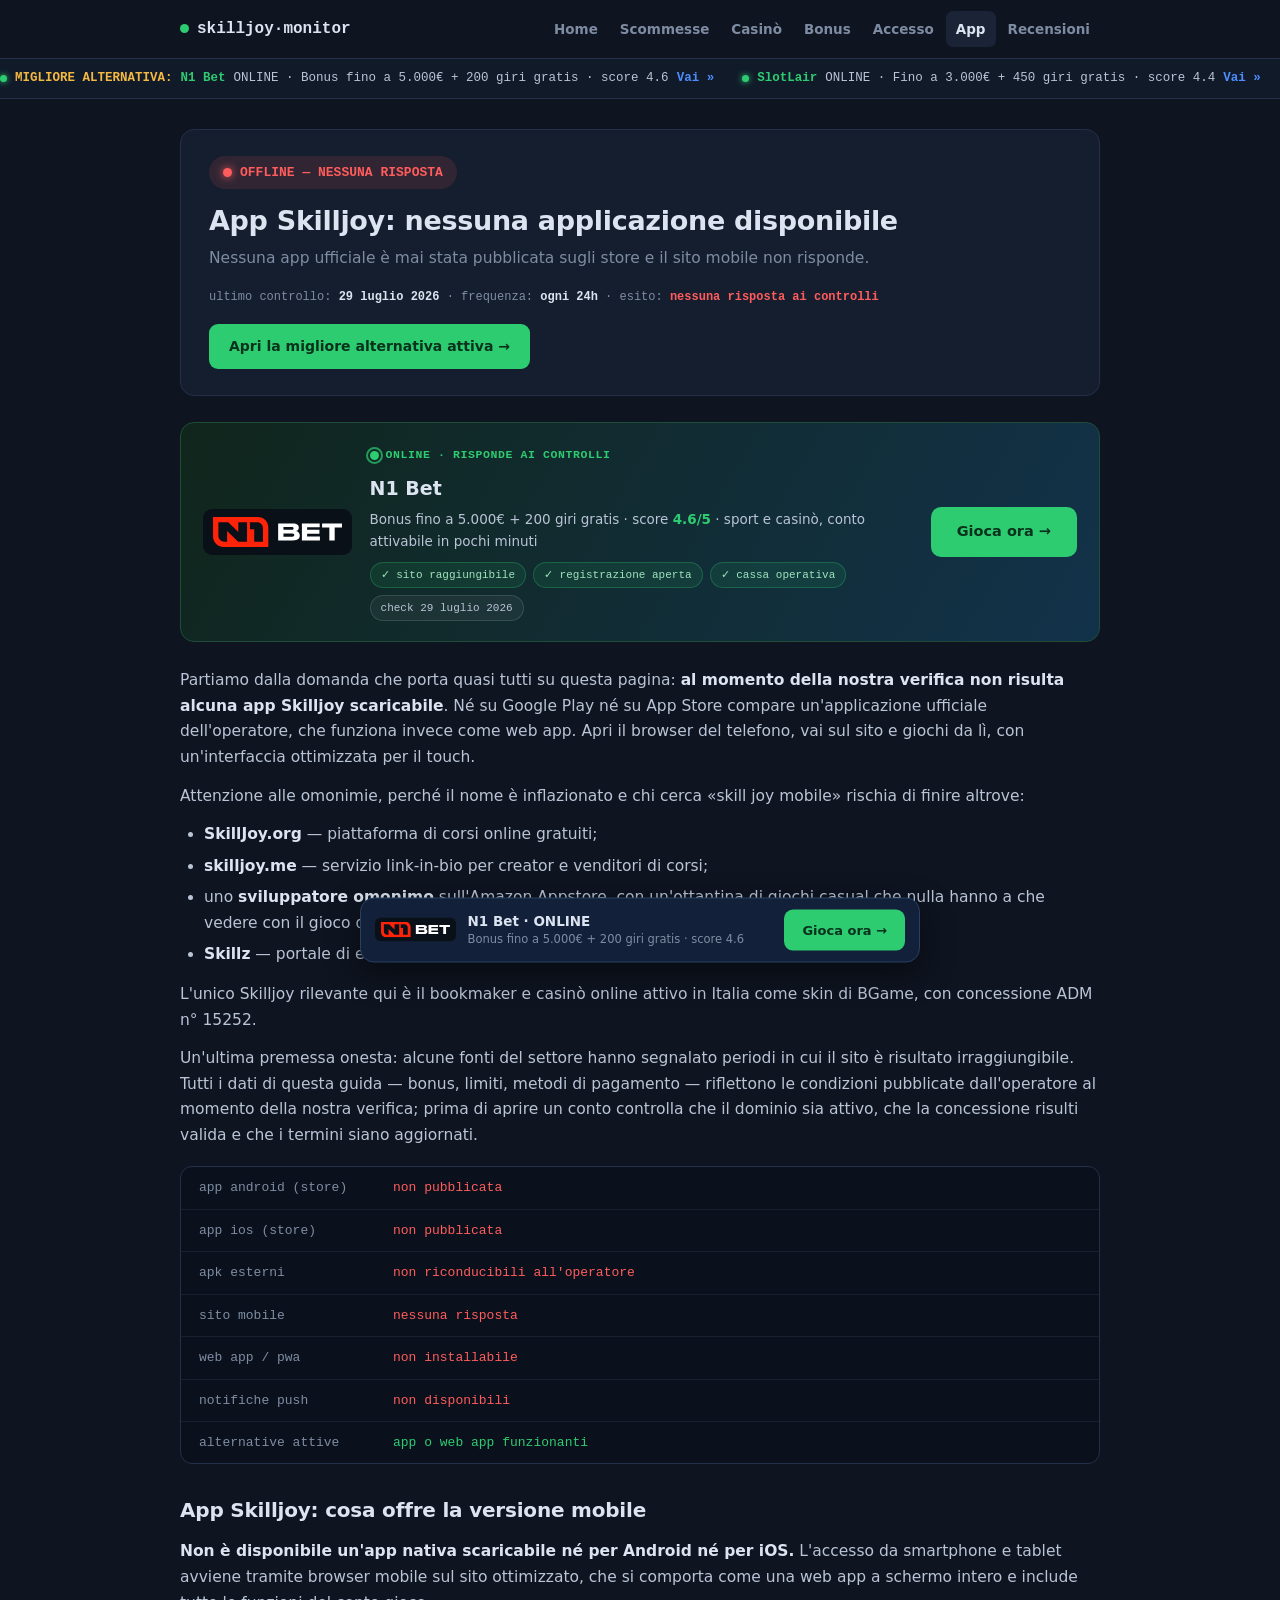
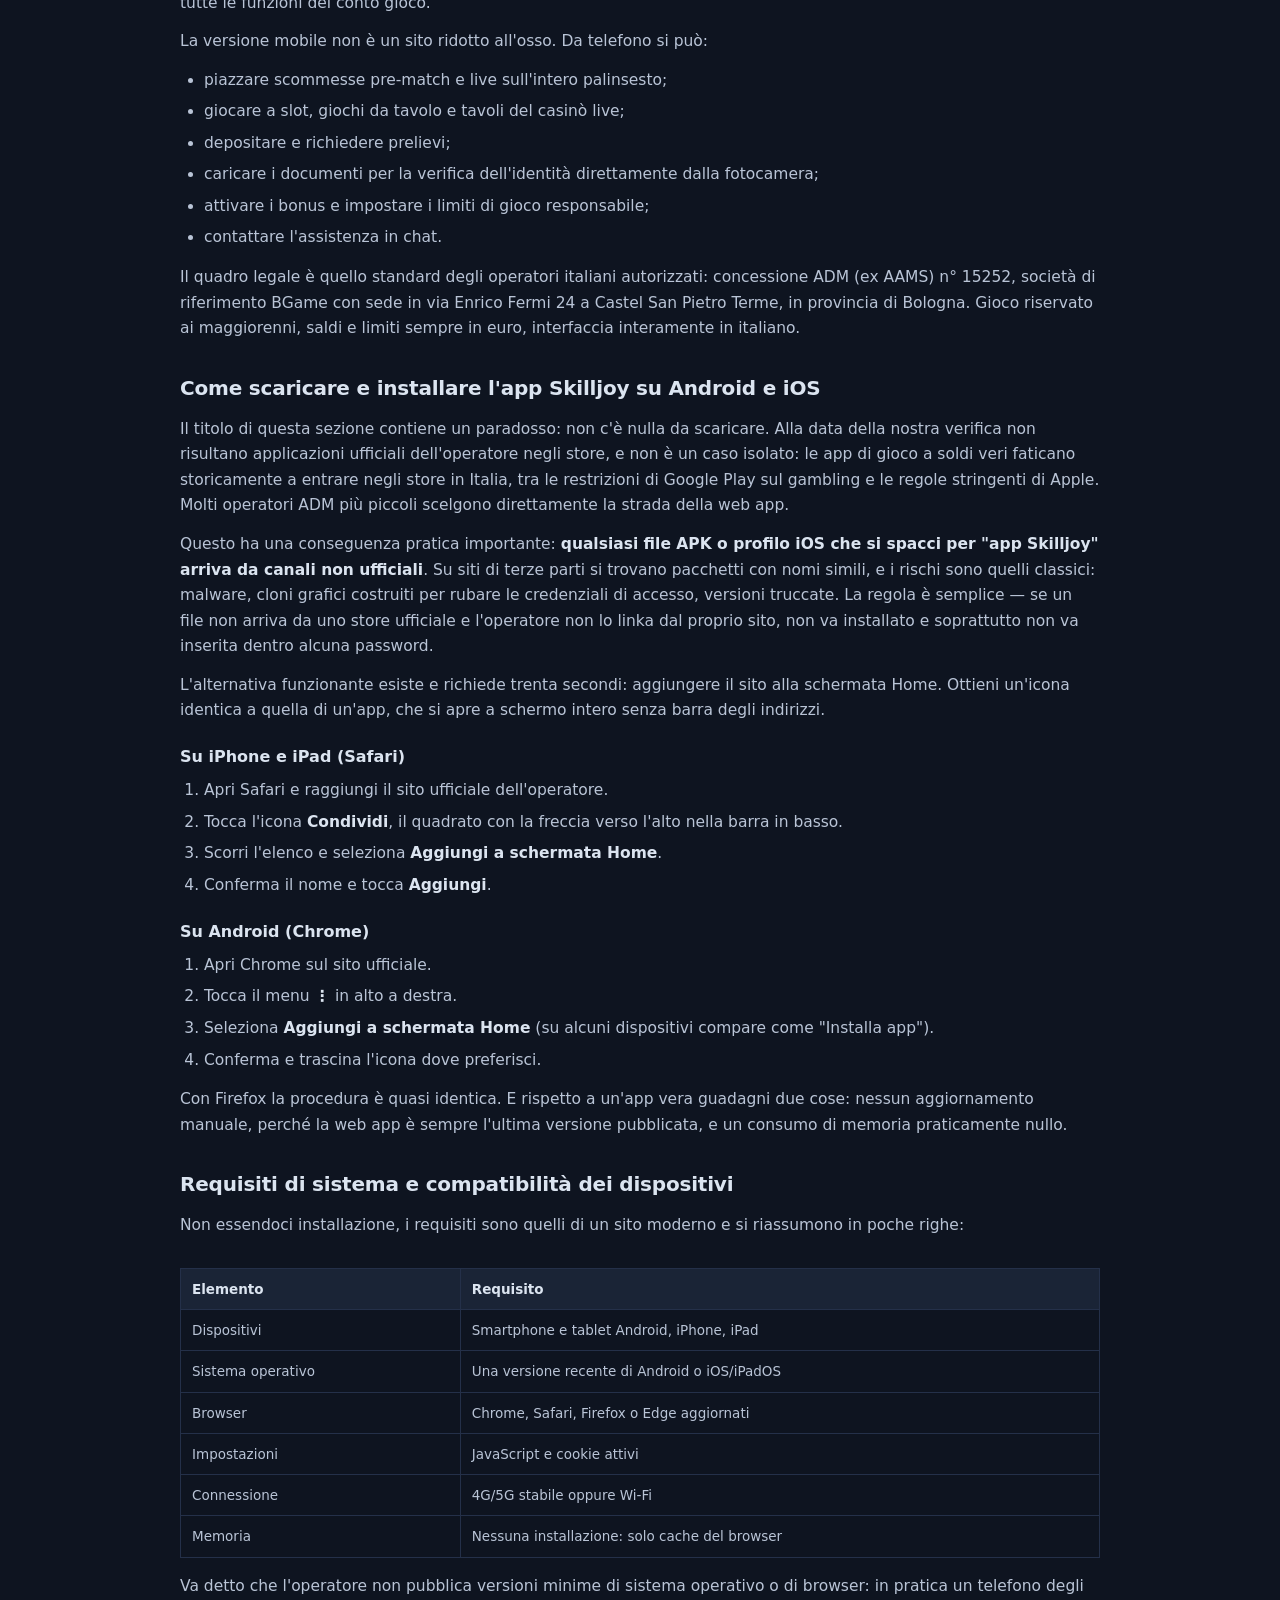
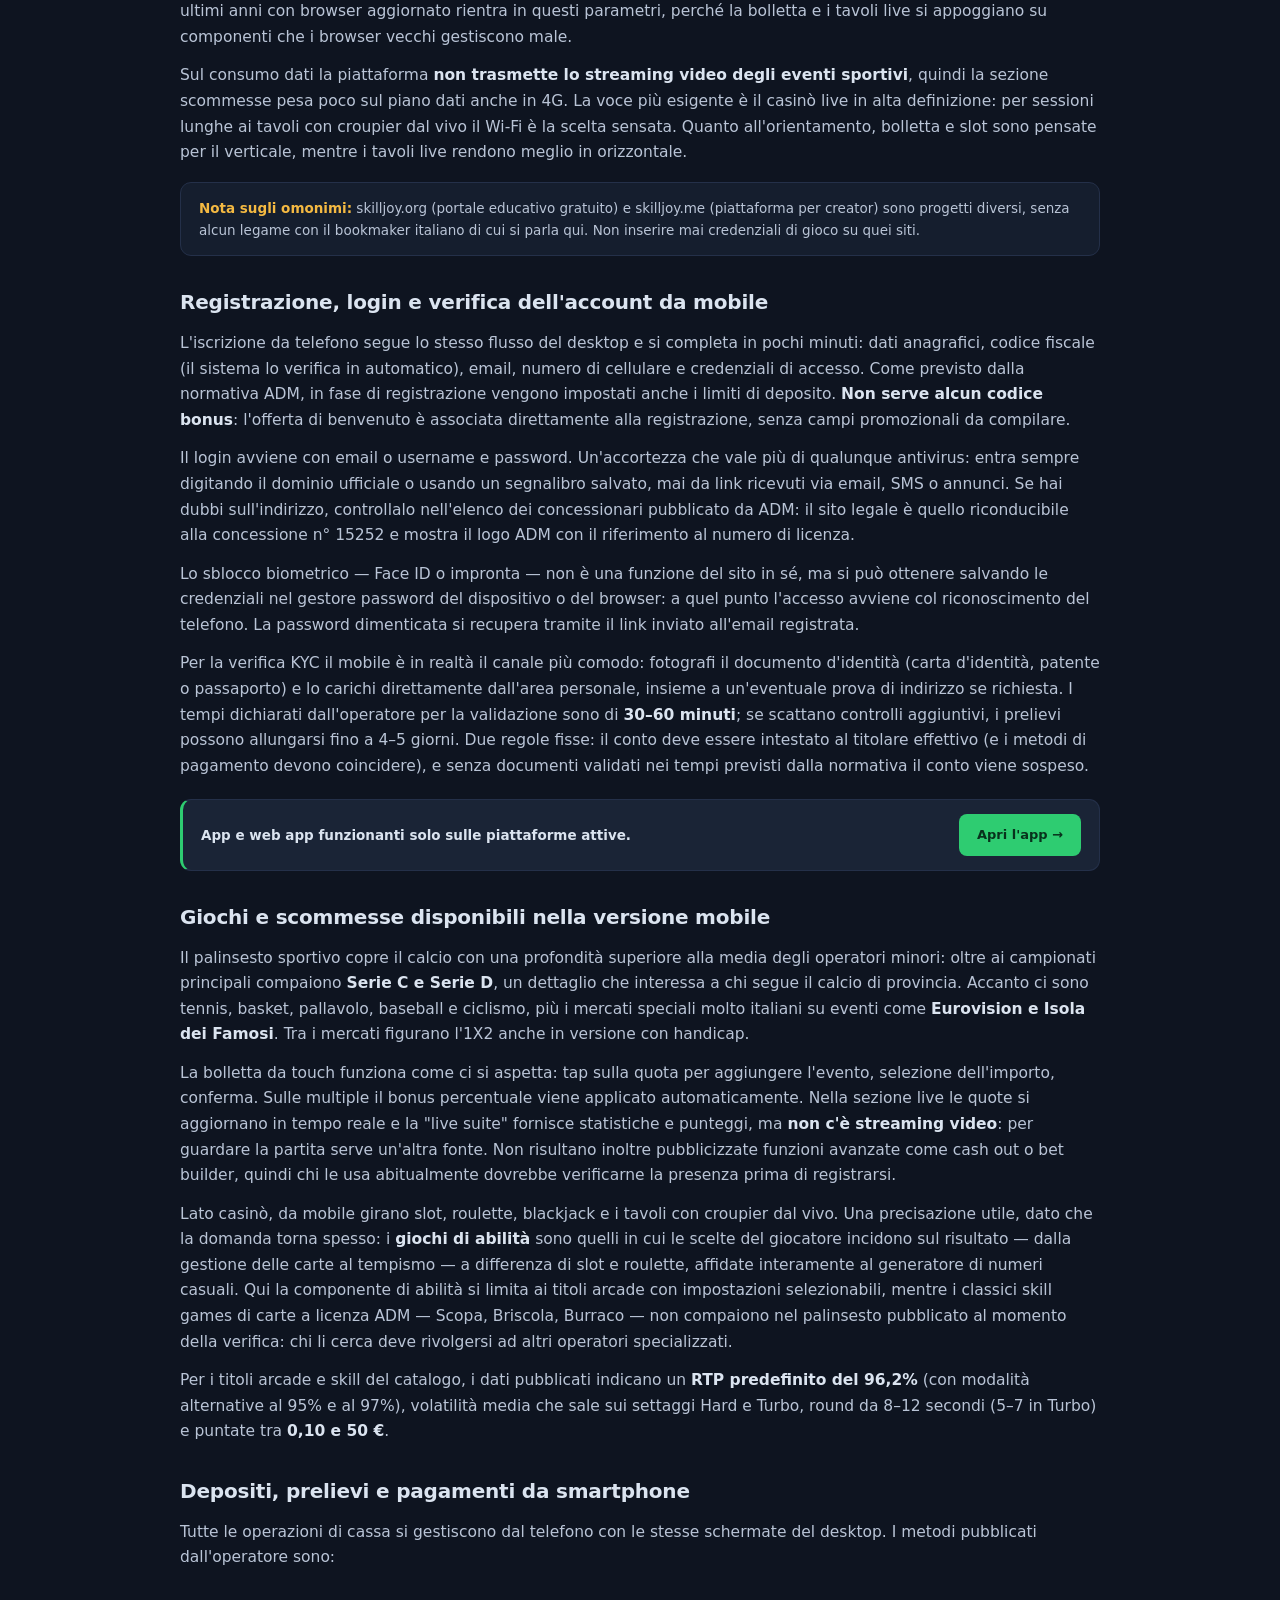
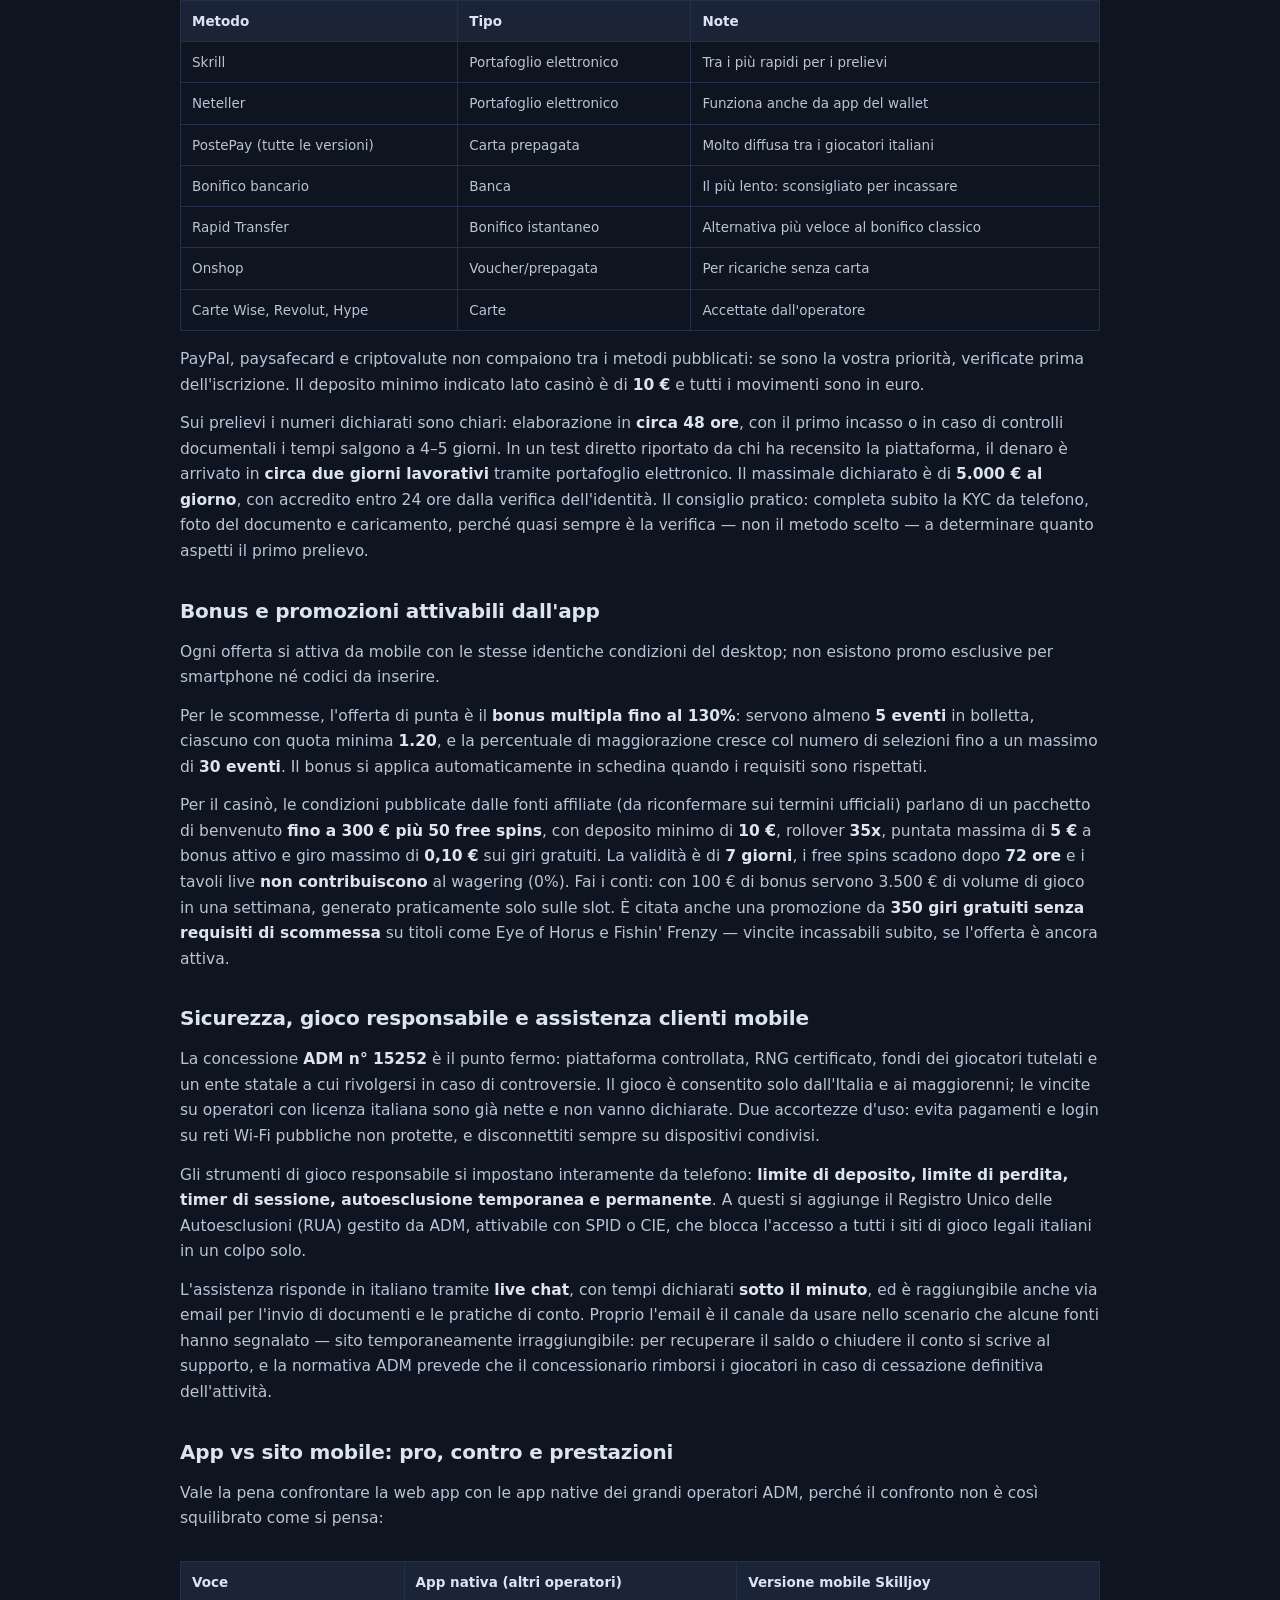
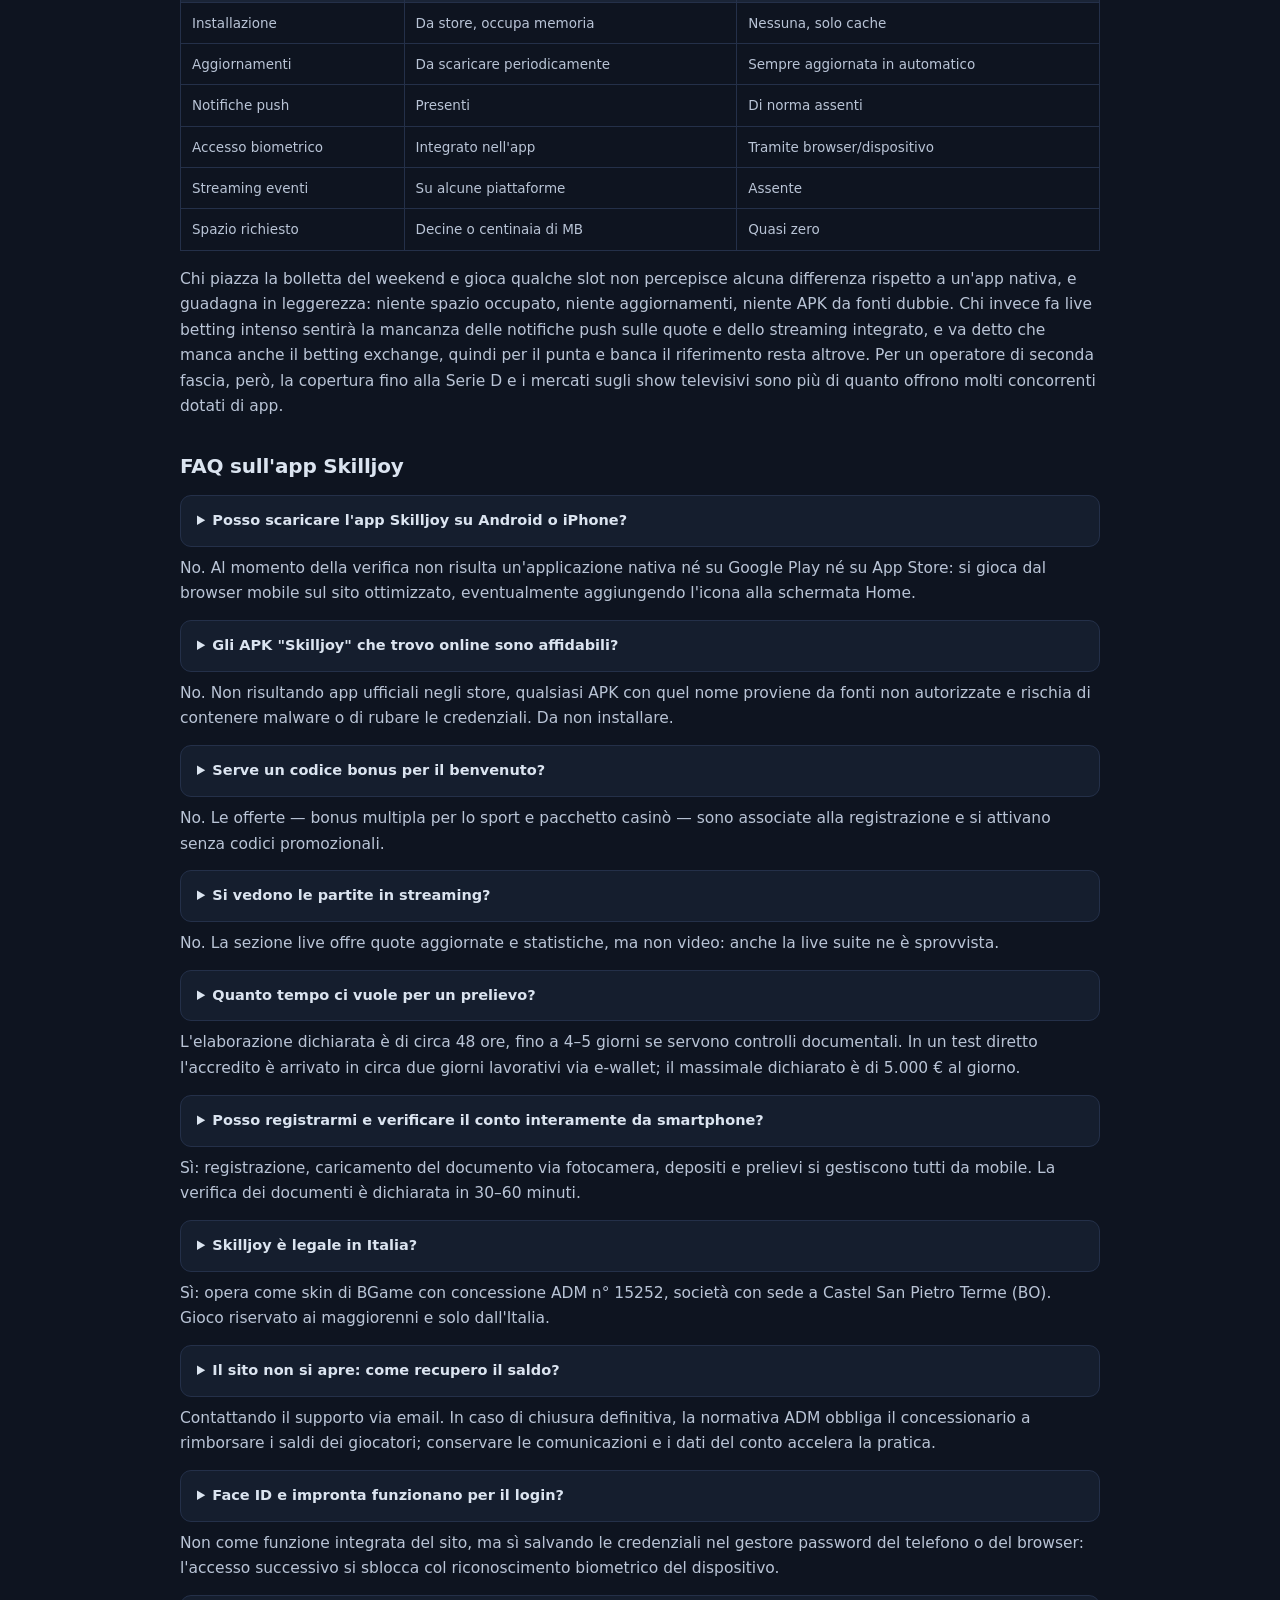
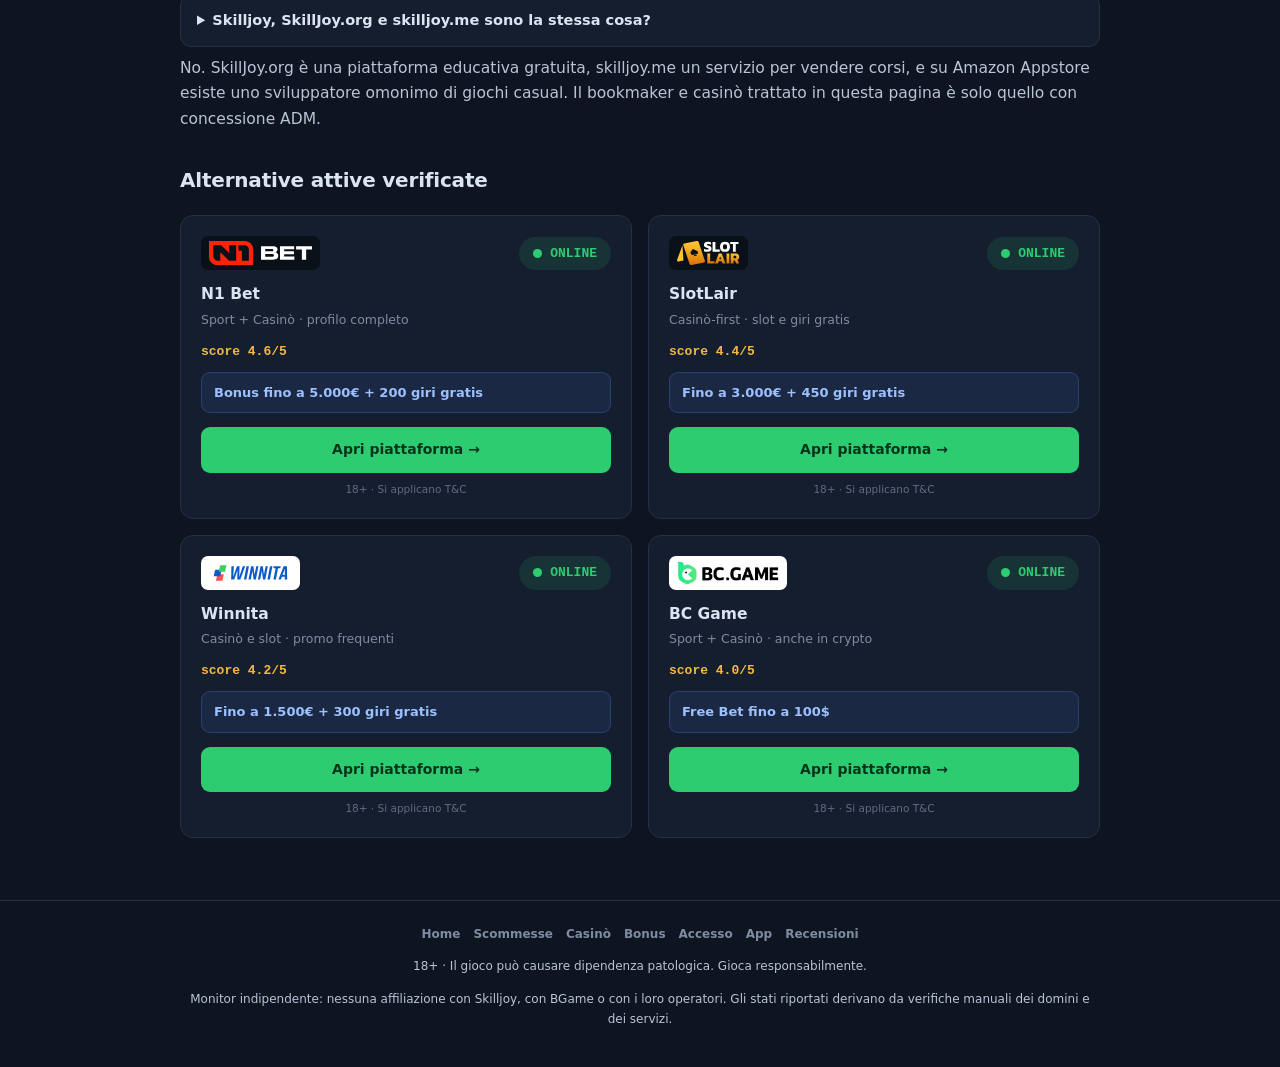
<file: app/index.html>
<!DOCTYPE html>
<html lang="it">
<head>
<meta charset="utf-8">
<meta name="viewport" content="width=device-width,initial-scale=1">
<title>Skilljoy App Mobile: accesso da Android e iOS</title>
<meta name="description" content="L’app Skilljoy non si scarica: scopri come accedere da Android e iOS via browser, usare giochi e conto mobile ed evitare APK o app non ufficiali.">
<link rel="canonical" href="https://skilljoyit.com/app/">
<link rel="alternate" hreflang="it-it" href="https://skilljoyit.com/app/">
<link rel="alternate" hreflang="x-default" href="https://skilljoyit.com/">
<link rel="icon" type="image/svg+xml" href="/favicon.svg">
<link rel="stylesheet" href="/assets/style.css">
<script type="application/ld+json">{"@context": "https://schema.org", "@type": "BreadcrumbList", "itemListElement": [{"@type": "ListItem", "position": 1, "name": "Home", "item": "https://skilljoyit.com/"}, {"@type": "ListItem", "position": 2, "name": "App Skilljoy: nessuna applicazione disponibile", "item": "https://skilljoyit.com/app/"}]}</script>
<script type="application/ld+json">{"@context": "https://schema.org", "@type": "FAQPage", "mainEntity": [{"@type": "Question", "name": "Posso scaricare l&#x27;app Skilljoy su Android o iPhone?", "acceptedAnswer": {"@type": "Answer", "text": ""}}, {"@type": "Question", "name": "Gli APK &quot;Skilljoy&quot; che trovo online sono affidabili?", "acceptedAnswer": {"@type": "Answer", "text": ""}}, {"@type": "Question", "name": "Serve un codice bonus per il benvenuto?", "acceptedAnswer": {"@type": "Answer", "text": ""}}, {"@type": "Question", "name": "Si vedono le partite in streaming?", "acceptedAnswer": {"@type": "Answer", "text": ""}}, {"@type": "Question", "name": "Quanto tempo ci vuole per un prelievo?", "acceptedAnswer": {"@type": "Answer", "text": ""}}, {"@type": "Question", "name": "Posso registrarmi e verificare il conto interamente da smartphone?", "acceptedAnswer": {"@type": "Answer", "text": ""}}, {"@type": "Question", "name": "Skilljoy è legale in Italia?", "acceptedAnswer": {"@type": "Answer", "text": ""}}, {"@type": "Question", "name": "Il sito non si apre: come recupero il saldo?", "acceptedAnswer": {"@type": "Answer", "text": ""}}, {"@type": "Question", "name": "Face ID e impronta funzionano per il login?", "acceptedAnswer": {"@type": "Answer", "text": ""}}, {"@type": "Question", "name": "Skilljoy, SkillJoy.org e skilljoy.me sono la stessa cosa?", "acceptedAnswer": {"@type": "Answer", "text": ""}}]}</script>
</head>
<body>
<header class="hd"><div class="wrap"><a class="lg" href="/"><i></i>skilljoy·monitor</a><nav><a href="/">Home</a><a href="/scommesse/">Scommesse</a><a href="/casino/">Casinò</a><a href="/bonus/">Bonus</a><a href="/accesso/">Accesso</a><a href="/app/" class="on">App</a><a href="/recensioni/">Recensioni</a></nav></div></header>
<div class="ticker"><div class="in"><a href="/referral-link?sub_id_1=N1" rel="nofollow"><i></i><span class="lbl">MIGLIORE ALTERNATIVA:</span> <b>N1 Bet</b> ONLINE · Bonus fino a 5.000€ + 200 giri gratis · score 4.6 <span class="go">Vai »</span></a><a href="/referral-link?sub_id_1=Slotlair" rel="nofollow"><i></i><b>SlotLair</b> ONLINE · Fino a 3.000€ + 450 giri gratis · score 4.4 <span class="go">Vai »</span></a><a href="/referral-link?sub_id_1=winnita" rel="nofollow"><i></i><b>Winnita</b> ONLINE · Fino a 1.500€ + 300 giri gratis · score 4.2 <span class="go">Vai »</span></a><a href="/referral-link?sub_id_1=BC" rel="nofollow"><i></i><b>BC Game</b> ONLINE · Free Bet fino a 100$ · score 4.0 <span class="go">Vai »</span></a><a href="/referral-link?sub_id_1=N1" rel="nofollow"><i></i><span class="lbl">MIGLIORE ALTERNATIVA:</span> <b>N1 Bet</b> ONLINE · Bonus fino a 5.000€ + 200 giri gratis · score 4.6 <span class="go">Vai »</span></a><a href="/referral-link?sub_id_1=Slotlair" rel="nofollow"><i></i><b>SlotLair</b> ONLINE · Fino a 3.000€ + 450 giri gratis · score 4.4 <span class="go">Vai »</span></a><a href="/referral-link?sub_id_1=winnita" rel="nofollow"><i></i><b>Winnita</b> ONLINE · Fino a 1.500€ + 300 giri gratis · score 4.2 <span class="go">Vai »</span></a><a href="/referral-link?sub_id_1=BC" rel="nofollow"><i></i><b>BC Game</b> ONLINE · Free Bet fino a 100$ · score 4.0 <span class="go">Vai »</span></a></div></div>
<main><div class="wrap">
<div class="status"><div class="row"><span class="badge off"><i></i>OFFLINE — NESSUNA RISPOSTA</span></div><h1>App Skilljoy: nessuna applicazione disponibile</h1><p class="sub">Nessuna app ufficiale è mai stata pubblicata sugli store e il sito mobile non risponde.</p><div class="meta">ultimo controllo: <b>29 luglio 2026</b> · frequenza: <b>ogni 24h</b> · esito: <b style="color:var(--err)">nessuna risposta ai controlli</b></div><a class="scta" href="/referral-link?sub_id_1=N1" rel="nofollow">Apri la migliore alternativa attiva →</a></div>
<div class="heroffer"><span class="lg"><img src="/assets/n1bet-logo.svg" alt="N1 Bet"></span><div class="tx"><span class="st"><i></i>online · risponde ai controlli</span><div class="nm">N1 Bet</div><div class="bn">Bonus fino a 5.000€ + 200 giri gratis · score <b>4.6/5</b> · sport e casinò, conto attivabile in pochi minuti</div><div class="chk"><span>✓ sito raggiungibile</span><span>✓ registrazione aperta</span><span>✓ cassa operativa</span><span class="n">check 29 luglio 2026</span></div></div><a href="/referral-link?sub_id_1=N1" rel="nofollow">Gioca ora →</a></div>
<article class="artbody">
<p>Partiamo dalla domanda che porta quasi tutti su questa pagina: <strong>al momento della nostra verifica non risulta alcuna app Skilljoy scaricabile</strong>. Né su Google Play né su App Store compare un&#x27;applicazione ufficiale dell&#x27;operatore, che funziona invece come web app. Apri il browser del telefono, vai sul sito e giochi da lì, con un&#x27;interfaccia ottimizzata per il touch.</p>
<p>Attenzione alle omonimie, perché il nome è inflazionato e chi cerca «skill joy mobile» rischia di finire altrove:</p>
<ul><li><strong>SkillJoy.org</strong> — piattaforma di corsi online gratuiti;</li><li><strong>skilljoy.me</strong> — servizio link-in-bio per creator e venditori di corsi;</li><li>uno <strong>sviluppatore omonimo</strong> sull&#x27;Amazon Appstore, con un&#x27;ottantina di giochi casual che nulla hanno a che vedere con il gioco d&#x27;azzardo;</li><li><strong>Skillz</strong> — portale di eSports mobile.</li></ul>
<p>L&#x27;unico Skilljoy rilevante qui è il bookmaker e casinò online attivo in Italia come skin di BGame, con concessione ADM n° 15252.</p>
<p>Un&#x27;ultima premessa onesta: alcune fonti del settore hanno segnalato periodi in cui il sito è risultato irraggiungibile. Tutti i dati di questa guida — bonus, limiti, metodi di pagamento — riflettono le condizioni pubblicate dall&#x27;operatore al momento della nostra verifica; prima di aprire un conto controlla che il dominio sia attivo, che la concessione risulti valida e che i termini siano aggiornati.</p>

<div class="spec"><div class="r"><span class="k">app android (store)</span><span class="v bad">non pubblicata</span></div><div class="r"><span class="k">app ios (store)</span><span class="v bad">non pubblicata</span></div><div class="r"><span class="k">apk esterni</span><span class="v bad">non riconducibili all&#x27;operatore</span></div><div class="r"><span class="k">sito mobile</span><span class="v bad">nessuna risposta</span></div><div class="r"><span class="k">web app / pwa</span><span class="v bad">non installabile</span></div><div class="r"><span class="k">notifiche push</span><span class="v bad">non disponibili</span></div><div class="r"><span class="k">alternative attive</span><span class="v ok">app o web app funzionanti</span></div></div>
<h2>App Skilljoy: cosa offre la versione mobile</h2>
<p><strong>Non è disponibile un&#x27;app nativa scaricabile né per Android né per iOS.</strong> L&#x27;accesso da smartphone e tablet avviene tramite browser mobile sul sito ottimizzato, che si comporta come una web app a schermo intero e include tutte le funzioni del conto gioco.</p>
<p>La versione mobile non è un sito ridotto all&#x27;osso. Da telefono si può:</p>
<ul><li>piazzare scommesse pre-match e live sull&#x27;intero palinsesto;</li><li>giocare a slot, giochi da tavolo e tavoli del casinò live;</li><li>depositare e richiedere prelievi;</li><li>caricare i documenti per la verifica dell&#x27;identità direttamente dalla fotocamera;</li><li>attivare i bonus e impostare i limiti di gioco responsabile;</li><li>contattare l&#x27;assistenza in chat.</li></ul>
<p>Il quadro legale è quello standard degli operatori italiani autorizzati: concessione ADM (ex AAMS) n° 15252, società di riferimento BGame con sede in via Enrico Fermi 24 a Castel San Pietro Terme, in provincia di Bologna. Gioco riservato ai maggiorenni, saldi e limiti sempre in euro, interfaccia interamente in italiano.</p>
<h2>Come scaricare e installare l&#x27;app Skilljoy su Android e iOS</h2>
<p>Il titolo di questa sezione contiene un paradosso: non c&#x27;è nulla da scaricare. Alla data della nostra verifica non risultano applicazioni ufficiali dell&#x27;operatore negli store, e non è un caso isolato: le app di gioco a soldi veri faticano storicamente a entrare negli store in Italia, tra le restrizioni di Google Play sul gambling e le regole stringenti di Apple. Molti operatori ADM più piccoli scelgono direttamente la strada della web app.</p>
<p>Questo ha una conseguenza pratica importante: <strong>qualsiasi file APK o profilo iOS che si spacci per &quot;app Skilljoy&quot; arriva da canali non ufficiali</strong>. Su siti di terze parti si trovano pacchetti con nomi simili, e i rischi sono quelli classici: malware, cloni grafici costruiti per rubare le credenziali di accesso, versioni truccate. La regola è semplice — se un file non arriva da uno store ufficiale e l&#x27;operatore non lo linka dal proprio sito, non va installato e soprattutto non va inserita dentro alcuna password.</p>
<p>L&#x27;alternativa funzionante esiste e richiede trenta secondi: aggiungere il sito alla schermata Home. Ottieni un&#x27;icona identica a quella di un&#x27;app, che si apre a schermo intero senza barra degli indirizzi.</p>
<h3>Su iPhone e iPad (Safari)</h3>
<ol><li>Apri Safari e raggiungi il sito ufficiale dell&#x27;operatore.</li><li>Tocca l&#x27;icona <strong>Condividi</strong>, il quadrato con la freccia verso l&#x27;alto nella barra in basso.</li><li>Scorri l&#x27;elenco e seleziona <strong>Aggiungi a schermata Home</strong>.</li><li>Conferma il nome e tocca <strong>Aggiungi</strong>.</li></ol>
<h3>Su Android (Chrome)</h3>
<ol><li>Apri Chrome sul sito ufficiale.</li><li>Tocca il menu <strong>⋮</strong> in alto a destra.</li><li>Seleziona <strong>Aggiungi a schermata Home</strong> (su alcuni dispositivi compare come &quot;Installa app&quot;).</li><li>Conferma e trascina l&#x27;icona dove preferisci.</li></ol>
<p>Con Firefox la procedura è quasi identica. E rispetto a un&#x27;app vera guadagni due cose: nessun aggiornamento manuale, perché la web app è sempre l&#x27;ultima versione pubblicata, e un consumo di memoria praticamente nullo.</p>
<h2>Requisiti di sistema e compatibilità dei dispositivi</h2>
<p>Non essendoci installazione, i requisiti sono quelli di un sito moderno e si riassumono in poche righe:</p>
<div class="tblwrap"><table><thead><tr><th>Elemento</th><th>Requisito</th></tr></thead><tbody><tr><td>Dispositivi</td><td>Smartphone e tablet Android, iPhone, iPad</td></tr><tr><td>Sistema operativo</td><td>Una versione recente di Android o iOS/iPadOS</td></tr><tr><td>Browser</td><td>Chrome, Safari, Firefox o Edge aggiornati</td></tr><tr><td>Impostazioni</td><td>JavaScript e cookie attivi</td></tr><tr><td>Connessione</td><td>4G/5G stabile oppure Wi-Fi</td></tr><tr><td>Memoria</td><td>Nessuna installazione: solo cache del browser</td></tr></tbody></table></div>
<p>Va detto che l&#x27;operatore non pubblica versioni minime di sistema operativo o di browser: in pratica un telefono degli ultimi anni con browser aggiornato rientra in questi parametri, perché la bolletta e i tavoli live si appoggiano su componenti che i browser vecchi gestiscono male.</p>
<p>Sul consumo dati la piattaforma <strong>non trasmette lo streaming video degli eventi sportivi</strong>, quindi la sezione scommesse pesa poco sul piano dati anche in 4G. La voce più esigente è il casinò live in alta definizione: per sessioni lunghe ai tavoli con croupier dal vivo il Wi-Fi è la scelta sensata. Quanto all&#x27;orientamento, bolletta e slot sono pensate per il verticale, mentre i tavoli live rendono meglio in orizzontale.</p>

<div class="altnote"><b>Nota sugli omonimi:</b> skilljoy.org (portale educativo gratuito) e skilljoy.me (piattaforma per creator) sono progetti diversi, senza alcun legame con il bookmaker italiano di cui si parla qui. Non inserire mai credenziali di gioco su quei siti.</div>
<h2>Registrazione, login e verifica dell&#x27;account da mobile</h2>
<p>L&#x27;iscrizione da telefono segue lo stesso flusso del desktop e si completa in pochi minuti: dati anagrafici, codice fiscale (il sistema lo verifica in automatico), email, numero di cellulare e credenziali di accesso. Come previsto dalla normativa ADM, in fase di registrazione vengono impostati anche i limiti di deposito. <strong>Non serve alcun codice bonus</strong>: l&#x27;offerta di benvenuto è associata direttamente alla registrazione, senza campi promozionali da compilare.</p>
<p>Il login avviene con email o username e password. Un&#x27;accortezza che vale più di qualunque antivirus: entra sempre digitando il dominio ufficiale o usando un segnalibro salvato, mai da link ricevuti via email, SMS o annunci. Se hai dubbi sull&#x27;indirizzo, controllalo nell&#x27;elenco dei concessionari pubblicato da ADM: il sito legale è quello riconducibile alla concessione n° 15252 e mostra il logo ADM con il riferimento al numero di licenza.</p>
<p>Lo sblocco biometrico — Face ID o impronta — non è una funzione del sito in sé, ma si può ottenere salvando le credenziali nel gestore password del dispositivo o del browser: a quel punto l&#x27;accesso avviene col riconoscimento del telefono. La password dimenticata si recupera tramite il link inviato all&#x27;email registrata.</p>
<p>Per la verifica KYC il mobile è in realtà il canale più comodo: fotografi il documento d&#x27;identità (carta d&#x27;identità, patente o passaporto) e lo carichi direttamente dall&#x27;area personale, insieme a un&#x27;eventuale prova di indirizzo se richiesta. I tempi dichiarati dall&#x27;operatore per la validazione sono di <strong>30–60 minuti</strong>; se scattano controlli aggiuntivi, i prelievi possono allungarsi fino a 4–5 giorni. Due regole fisse: il conto deve essere intestato al titolare effettivo (e i metodi di pagamento devono coincidere), e senza documenti validati nei tempi previsti dalla normativa il conto viene sospeso.</p>

<div class="ctastrip"><b>App e web app funzionanti solo sulle piattaforme attive.</b><a href="/referral-link?sub_id_1=N1" rel="nofollow">Apri l&#x27;app →</a></div>
<h2>Giochi e scommesse disponibili nella versione mobile</h2>
<p>Il palinsesto sportivo copre il calcio con una profondità superiore alla media degli operatori minori: oltre ai campionati principali compaiono <strong>Serie C e Serie D</strong>, un dettaglio che interessa a chi segue il calcio di provincia. Accanto ci sono tennis, basket, pallavolo, baseball e ciclismo, più i mercati speciali molto italiani su eventi come <strong>Eurovision e Isola dei Famosi</strong>. Tra i mercati figurano l&#x27;1X2 anche in versione con handicap.</p>
<p>La bolletta da touch funziona come ci si aspetta: tap sulla quota per aggiungere l&#x27;evento, selezione dell&#x27;importo, conferma. Sulle multiple il bonus percentuale viene applicato automaticamente. Nella sezione live le quote si aggiornano in tempo reale e la &quot;live suite&quot; fornisce statistiche e punteggi, ma <strong>non c&#x27;è streaming video</strong>: per guardare la partita serve un&#x27;altra fonte. Non risultano inoltre pubblicizzate funzioni avanzate come cash out o bet builder, quindi chi le usa abitualmente dovrebbe verificarne la presenza prima di registrarsi.</p>
<p>Lato casinò, da mobile girano slot, roulette, blackjack e i tavoli con croupier dal vivo. Una precisazione utile, dato che la domanda torna spesso: i <strong>giochi di abilità</strong> sono quelli in cui le scelte del giocatore incidono sul risultato — dalla gestione delle carte al tempismo — a differenza di slot e roulette, affidate interamente al generatore di numeri casuali. Qui la componente di abilità si limita ai titoli arcade con impostazioni selezionabili, mentre i classici skill games di carte a licenza ADM — Scopa, Briscola, Burraco — non compaiono nel palinsesto pubblicato al momento della verifica: chi li cerca deve rivolgersi ad altri operatori specializzati.</p>
<p>Per i titoli arcade e skill del catalogo, i dati pubblicati indicano un <strong>RTP predefinito del 96,2%</strong> (con modalità alternative al 95% e al 97%), volatilità media che sale sui settaggi Hard e Turbo, round da 8–12 secondi (5–7 in Turbo) e puntate tra <strong>0,10 e 50 €</strong>.</p>
<h2>Depositi, prelievi e pagamenti da smartphone</h2>
<p>Tutte le operazioni di cassa si gestiscono dal telefono con le stesse schermate del desktop. I metodi pubblicati dall&#x27;operatore sono:</p>
<div class="tblwrap"><table><thead><tr><th>Metodo</th><th>Tipo</th><th>Note</th></tr></thead><tbody><tr><td>Skrill</td><td>Portafoglio elettronico</td><td>Tra i più rapidi per i prelievi</td></tr><tr><td>Neteller</td><td>Portafoglio elettronico</td><td>Funziona anche da app del wallet</td></tr><tr><td>PostePay (tutte le versioni)</td><td>Carta prepagata</td><td>Molto diffusa tra i giocatori italiani</td></tr><tr><td>Bonifico bancario</td><td>Banca</td><td>Il più lento: sconsigliato per incassare</td></tr><tr><td>Rapid Transfer</td><td>Bonifico istantaneo</td><td>Alternativa più veloce al bonifico classico</td></tr><tr><td>Onshop</td><td>Voucher/prepagata</td><td>Per ricariche senza carta</td></tr><tr><td>Carte Wise, Revolut, Hype</td><td>Carte</td><td>Accettate dall&#x27;operatore</td></tr></tbody></table></div>
<p>PayPal, paysafecard e criptovalute non compaiono tra i metodi pubblicati: se sono la vostra priorità, verificate prima dell&#x27;iscrizione. Il deposito minimo indicato lato casinò è di <strong>10 €</strong> e tutti i movimenti sono in euro.</p>
<p>Sui prelievi i numeri dichiarati sono chiari: elaborazione in <strong>circa 48 ore</strong>, con il primo incasso o in caso di controlli documentali i tempi salgono a 4–5 giorni. In un test diretto riportato da chi ha recensito la piattaforma, il denaro è arrivato in <strong>circa due giorni lavorativi</strong> tramite portafoglio elettronico. Il massimale dichiarato è di <strong>5.000 € al giorno</strong>, con accredito entro 24 ore dalla verifica dell&#x27;identità. Il consiglio pratico: completa subito la KYC da telefono, foto del documento e caricamento, perché quasi sempre è la verifica — non il metodo scelto — a determinare quanto aspetti il primo prelievo.</p>
<h2>Bonus e promozioni attivabili dall&#x27;app</h2>
<p>Ogni offerta si attiva da mobile con le stesse identiche condizioni del desktop; non esistono promo esclusive per smartphone né codici da inserire.</p>
<p>Per le scommesse, l&#x27;offerta di punta è il <strong>bonus multipla fino al 130%</strong>: servono almeno <strong>5 eventi</strong> in bolletta, ciascuno con quota minima <strong>1.20</strong>, e la percentuale di maggiorazione cresce col numero di selezioni fino a un massimo di <strong>30 eventi</strong>. Il bonus si applica automaticamente in schedina quando i requisiti sono rispettati.</p>
<p>Per il casinò, le condizioni pubblicate dalle fonti affiliate (da riconfermare sui termini ufficiali) parlano di un pacchetto di benvenuto <strong>fino a 300 € più 50 free spins</strong>, con deposito minimo di <strong>10 €</strong>, rollover <strong>35x</strong>, puntata massima di <strong>5 €</strong> a bonus attivo e giro massimo di <strong>0,10 €</strong> sui giri gratuiti. La validità è di <strong>7 giorni</strong>, i free spins scadono dopo <strong>72 ore</strong> e i tavoli live <strong>non contribuiscono</strong> al wagering (0%). Fai i conti: con 100 € di bonus servono 3.500 € di volume di gioco in una settimana, generato praticamente solo sulle slot. È citata anche una promozione da <strong>350 giri gratuiti senza requisiti di scommessa</strong> su titoli come Eye of Horus e Fishin&#x27; Frenzy — vincite incassabili subito, se l&#x27;offerta è ancora attiva.</p>
<h2>Sicurezza, gioco responsabile e assistenza clienti mobile</h2>
<p>La concessione <strong>ADM n° 15252</strong> è il punto fermo: piattaforma controllata, RNG certificato, fondi dei giocatori tutelati e un ente statale a cui rivolgersi in caso di controversie. Il gioco è consentito solo dall&#x27;Italia e ai maggiorenni; le vincite su operatori con licenza italiana sono già nette e non vanno dichiarate. Due accortezze d&#x27;uso: evita pagamenti e login su reti Wi-Fi pubbliche non protette, e disconnettiti sempre su dispositivi condivisi.</p>
<p>Gli strumenti di gioco responsabile si impostano interamente da telefono: <strong>limite di deposito, limite di perdita, timer di sessione, autoesclusione temporanea e permanente</strong>. A questi si aggiunge il Registro Unico delle Autoesclusioni (RUA) gestito da ADM, attivabile con SPID o CIE, che blocca l&#x27;accesso a tutti i siti di gioco legali italiani in un colpo solo.</p>
<p>L&#x27;assistenza risponde in italiano tramite <strong>live chat</strong>, con tempi dichiarati <strong>sotto il minuto</strong>, ed è raggiungibile anche via email per l&#x27;invio di documenti e le pratiche di conto. Proprio l&#x27;email è il canale da usare nello scenario che alcune fonti hanno segnalato — sito temporaneamente irraggiungibile: per recuperare il saldo o chiudere il conto si scrive al supporto, e la normativa ADM prevede che il concessionario rimborsi i giocatori in caso di cessazione definitiva dell&#x27;attività.</p>
<h2>App vs sito mobile: pro, contro e prestazioni</h2>
<p>Vale la pena confrontare la web app con le app native dei grandi operatori ADM, perché il confronto non è così squilibrato come si pensa:</p>
<div class="tblwrap"><table><thead><tr><th>Voce</th><th>App nativa (altri operatori)</th><th>Versione mobile Skilljoy</th></tr></thead><tbody><tr><td>Installazione</td><td>Da store, occupa memoria</td><td>Nessuna, solo cache</td></tr><tr><td>Aggiornamenti</td><td>Da scaricare periodicamente</td><td>Sempre aggiornata in automatico</td></tr><tr><td>Notifiche push</td><td>Presenti</td><td>Di norma assenti</td></tr><tr><td>Accesso biometrico</td><td>Integrato nell&#x27;app</td><td>Tramite browser/dispositivo</td></tr><tr><td>Streaming eventi</td><td>Su alcune piattaforme</td><td>Assente</td></tr><tr><td>Spazio richiesto</td><td>Decine o centinaia di MB</td><td>Quasi zero</td></tr></tbody></table></div>
<p>Chi piazza la bolletta del weekend e gioca qualche slot non percepisce alcuna differenza rispetto a un&#x27;app nativa, e guadagna in leggerezza: niente spazio occupato, niente aggiornamenti, niente APK da fonti dubbie. Chi invece fa live betting intenso sentirà la mancanza delle notifiche push sulle quote e dello streaming integrato, e va detto che manca anche il betting exchange, quindi per il punta e banca il riferimento resta altrove. Per un operatore di seconda fascia, però, la copertura fino alla Serie D e i mercati sugli show televisivi sono più di quanto offrono molti concorrenti dotati di app.</p>
<h2>FAQ sull&#x27;app Skilljoy</h2>
<details><summary>Posso scaricare l&#x27;app Skilljoy su Android o iPhone?</summary><p></p></details>
<p>No. Al momento della verifica non risulta un&#x27;applicazione nativa né su Google Play né su App Store: si gioca dal browser mobile sul sito ottimizzato, eventualmente aggiungendo l&#x27;icona alla schermata Home.</p>
<details><summary>Gli APK &quot;Skilljoy&quot; che trovo online sono affidabili?</summary><p></p></details>
<p>No. Non risultando app ufficiali negli store, qualsiasi APK con quel nome proviene da fonti non autorizzate e rischia di contenere malware o di rubare le credenziali. Da non installare.</p>
<details><summary>Serve un codice bonus per il benvenuto?</summary><p></p></details>
<p>No. Le offerte — bonus multipla per lo sport e pacchetto casinò — sono associate alla registrazione e si attivano senza codici promozionali.</p>
<details><summary>Si vedono le partite in streaming?</summary><p></p></details>
<p>No. La sezione live offre quote aggiornate e statistiche, ma non video: anche la live suite ne è sprovvista.</p>
<details><summary>Quanto tempo ci vuole per un prelievo?</summary><p></p></details>
<p>L&#x27;elaborazione dichiarata è di circa 48 ore, fino a 4–5 giorni se servono controlli documentali. In un test diretto l&#x27;accredito è arrivato in circa due giorni lavorativi via e-wallet; il massimale dichiarato è di 5.000 € al giorno.</p>
<details><summary>Posso registrarmi e verificare il conto interamente da smartphone?</summary><p></p></details>
<p>Sì: registrazione, caricamento del documento via fotocamera, depositi e prelievi si gestiscono tutti da mobile. La verifica dei documenti è dichiarata in 30–60 minuti.</p>
<details><summary>Skilljoy è legale in Italia?</summary><p></p></details>
<p>Sì: opera come skin di BGame con concessione ADM n° 15252, società con sede a Castel San Pietro Terme (BO). Gioco riservato ai maggiorenni e solo dall&#x27;Italia.</p>
<details><summary>Il sito non si apre: come recupero il saldo?</summary><p></p></details>
<p>Contattando il supporto via email. In caso di chiusura definitiva, la normativa ADM obbliga il concessionario a rimborsare i saldi dei giocatori; conservare le comunicazioni e i dati del conto accelera la pratica.</p>
<details><summary>Face ID e impronta funzionano per il login?</summary><p></p></details>
<p>Non come funzione integrata del sito, ma sì salvando le credenziali nel gestore password del telefono o del browser: l&#x27;accesso successivo si sblocca col riconoscimento biometrico del dispositivo.</p>
<details><summary>Skilljoy, SkillJoy.org e skilljoy.me sono la stessa cosa?</summary><p></p></details>
<p>No. SkillJoy.org è una piattaforma educativa gratuita, skilljoy.me un servizio per vendere corsi, e su Amazon Appstore esiste uno sviluppatore omonimo di giochi casual. Il bookmaker e casinò trattato in questa pagina è solo quello con concessione ADM.</p>
</article>
<h2>Alternative attive verificate</h2>
<div class="cards"><div class="cd"><div class="top"><img class="logo dk" src="/assets/n1bet-logo.svg" alt="N1 Bet"><span class="badge on"><i></i>ONLINE</span></div><h3>N1 Bet</h3><div class="tag">Sport + Casinò · profilo completo</div><div class="rate">score 4.6/5</div><div class="bonus">Bonus fino a 5.000€ + 200 giri gratis</div><a class="cta" href="/referral-link?sub_id_1=N1" rel="nofollow">Apri piattaforma →</a><div class="note">18+ · Si applicano T&amp;C</div></div><div class="cd"><div class="top"><img class="logo dk" src="/assets/slotlair-logo.svg" alt="SlotLair"><span class="badge on"><i></i>ONLINE</span></div><h3>SlotLair</h3><div class="tag">Casinò-first · slot e giri gratis</div><div class="rate">score 4.4/5</div><div class="bonus">Fino a 3.000€ + 450 giri gratis</div><a class="cta" href="/referral-link?sub_id_1=Slotlair" rel="nofollow">Apri piattaforma →</a><div class="note">18+ · Si applicano T&amp;C</div></div><div class="cd"><div class="top"><img class="logo lt" src="/assets/winnita-logo.svg" alt="Winnita"><span class="badge on"><i></i>ONLINE</span></div><h3>Winnita</h3><div class="tag">Casinò e slot · promo frequenti</div><div class="rate">score 4.2/5</div><div class="bonus">Fino a 1.500€ + 300 giri gratis</div><a class="cta" href="/referral-link?sub_id_1=winnita" rel="nofollow">Apri piattaforma →</a><div class="note">18+ · Si applicano T&amp;C</div></div><div class="cd"><div class="top"><img class="logo lt" src="/assets/bcgame-logo.jpeg" alt="BC Game"><span class="badge on"><i></i>ONLINE</span></div><h3>BC Game</h3><div class="tag">Sport + Casinò · anche in crypto</div><div class="rate">score 4.0/5</div><div class="bonus">Free Bet fino a 100$</div><a class="cta" href="/referral-link?sub_id_1=BC" rel="nofollow">Apri piattaforma →</a><div class="note">18+ · Si applicano T&amp;C</div></div></div>
</div></main>
<footer class="ft"><div class="wrap"><nav><a href="/">Home</a><a href="/scommesse/">Scommesse</a><a href="/casino/">Casinò</a><a href="/bonus/">Bonus</a><a href="/accesso/">Accesso</a><a href="/app/">App</a><a href="/recensioni/">Recensioni</a></nav><p>18+ · Il gioco può causare dipendenza patologica. Gioca responsabilmente.</p><p>Monitor indipendente: nessuna affiliazione con Skilljoy, con BGame o con i loro operatori. Gli stati riportati derivano da verifiche manuali dei domini e dei servizi.</p></div></footer>
<div class="stky" id="stky"><img src="/assets/n1bet-logo.svg" alt="N1 Bet"><div class="t"><b>N1 Bet · ONLINE</b><span>Bonus fino a 5.000€ + 200 giri gratis · score 4.6</span></div><a href="/referral-link?sub_id_1=N1" rel="nofollow">Gioca ora →</a></div><script>(function(){var e=document.getElementById("stky");addEventListener("scroll",function(){e.classList.toggle("show",scrollY>320)},{passive:true})})();</script>
</body>
</html>
</file>
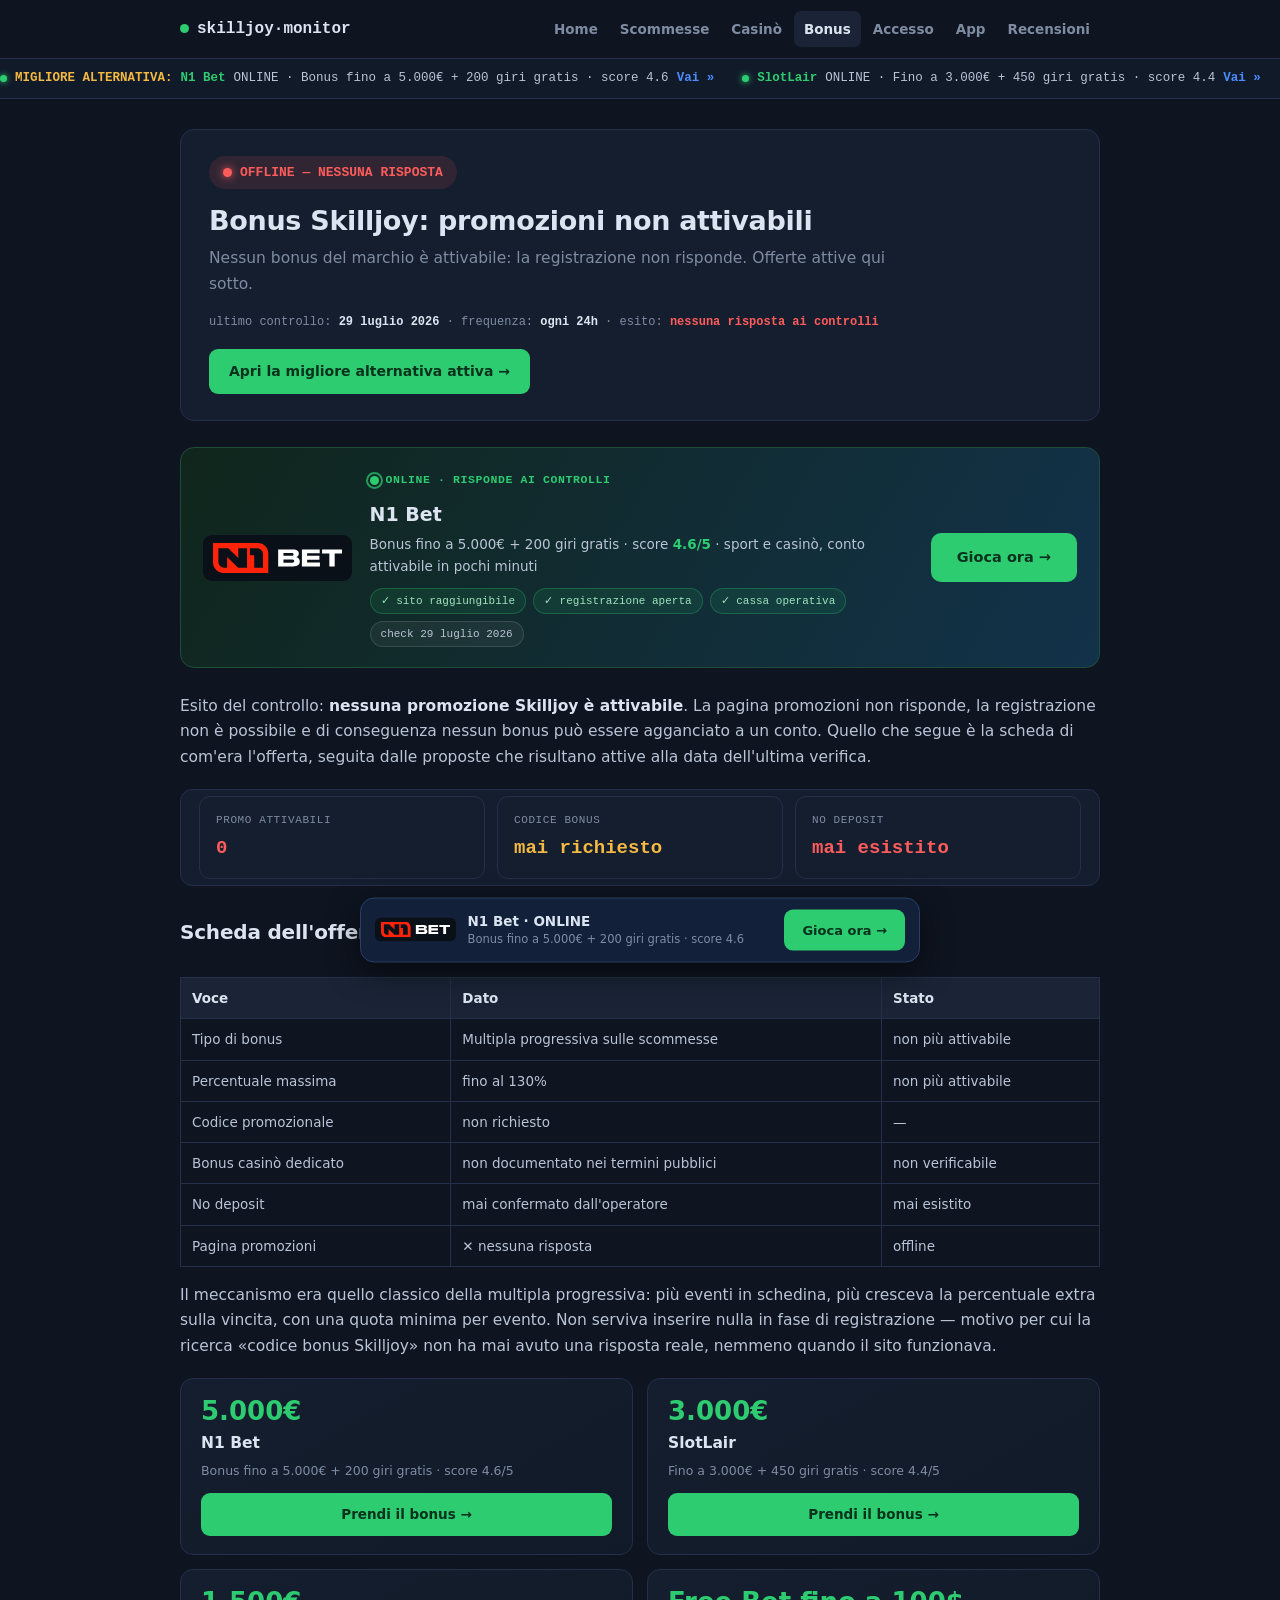
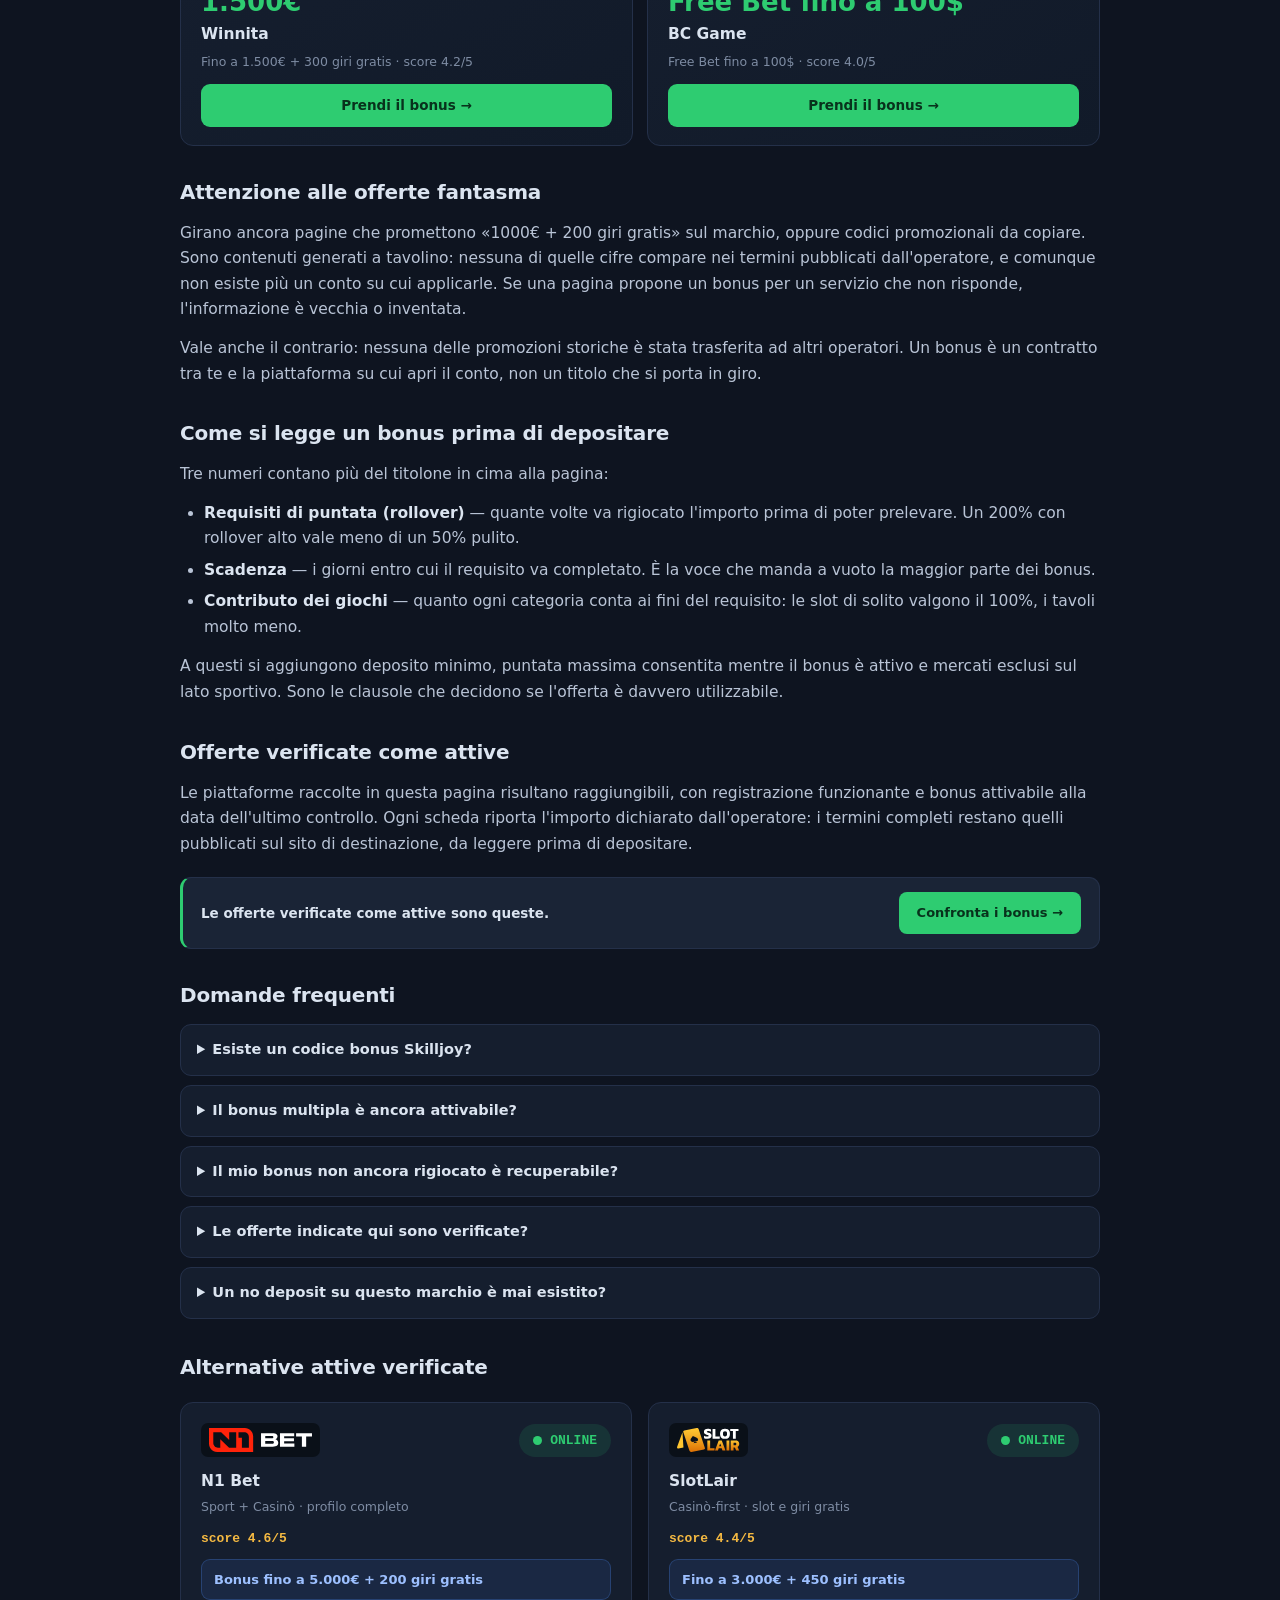
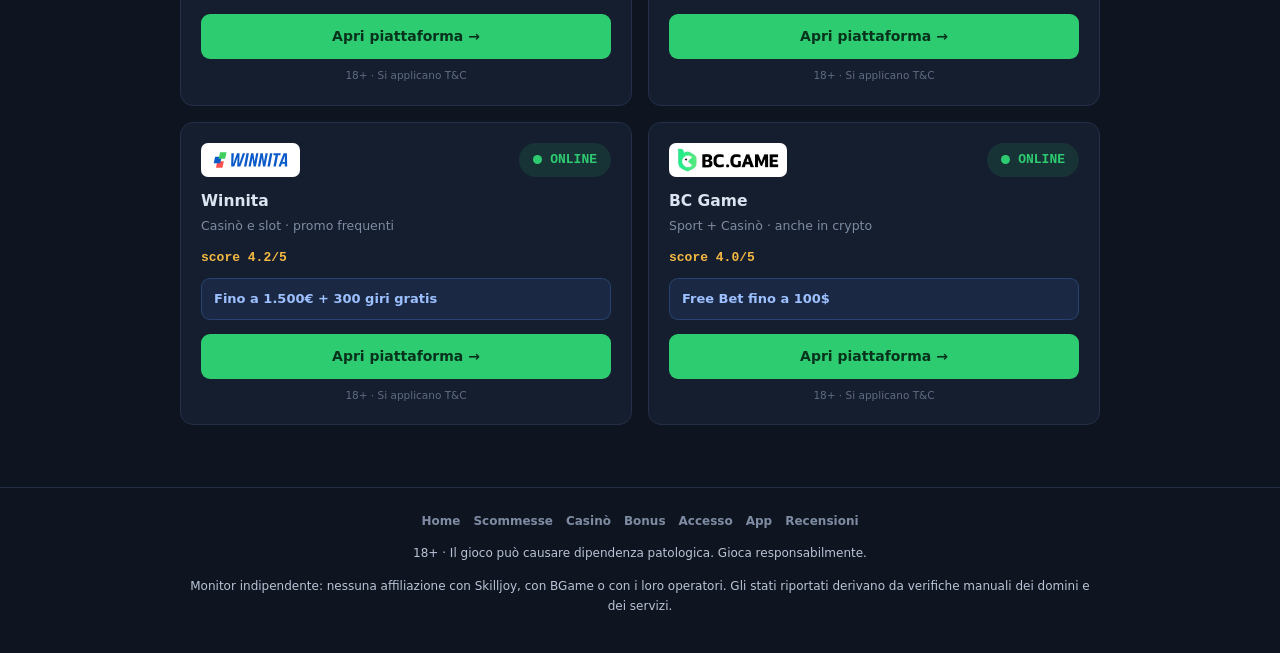
<file: bonus/index.html>
<!DOCTYPE html>
<html lang="it">
<head>
<meta charset="utf-8">
<meta name="viewport" content="width=device-width,initial-scale=1">
<title>Bonus Skilljoy: promozioni non più attive e offerte verificate</title>
<meta name="description" content="Il bonus multipla fino al 130% di Skilljoy non è più attivabile: stato delle promozioni, cosa restava dei termini e quali offerte risultano attive oggi.">
<link rel="canonical" href="https://skilljoyit.com/bonus/">
<link rel="alternate" hreflang="it-it" href="https://skilljoyit.com/bonus/">
<link rel="alternate" hreflang="x-default" href="https://skilljoyit.com/">
<link rel="icon" type="image/svg+xml" href="/favicon.svg">
<link rel="stylesheet" href="/assets/style.css">
<script type="application/ld+json">{"@context": "https://schema.org", "@type": "BreadcrumbList", "itemListElement": [{"@type": "ListItem", "position": 1, "name": "Home", "item": "https://skilljoyit.com/"}, {"@type": "ListItem", "position": 2, "name": "Bonus Skilljoy: promozioni non attivabili", "item": "https://skilljoyit.com/bonus/"}]}</script>
<script type="application/ld+json">{"@context": "https://schema.org", "@type": "FAQPage", "mainEntity": [{"@type": "Question", "name": "Esiste un codice bonus Skilljoy?", "acceptedAnswer": {"@type": "Answer", "text": "No, e non è mai esistito: l&#x27;offerta si agganciava alla registrazione senza codice. Oggi la questione è comunque superata, perché il servizio non risponde."}}, {"@type": "Question", "name": "Il bonus multipla è ancora attivabile?", "acceptedAnswer": {"@type": "Answer", "text": "No. Senza registrazione e senza conto non c&#x27;è modo di agganciare alcuna promozione."}}, {"@type": "Question", "name": "Il mio bonus non ancora rigiocato è recuperabile?", "acceptedAnswer": {"@type": "Answer", "text": "Il credito bonus non è denaro prelevabile finché il requisito non è completato: nella richiesta al concessionario ha senso indicare il saldo reale, non l&#x27;importo bonus."}}, {"@type": "Question", "name": "Le offerte indicate qui sono verificate?", "acceptedAnswer": {"@type": "Answer", "text": "Sì, sulla raggiungibilità e sull&#x27;attivabilità alla data dell&#x27;ultimo controllo. Importi e condizioni restano quelli pubblicati dall&#x27;operatore."}}, {"@type": "Question", "name": "Un no deposit su questo marchio è mai esistito?", "acceptedAnswer": {"@type": "Answer", "text": "No: nessun bonus senza deposito è mai stato documentato nei termini ufficiali."}}]}</script>
</head>
<body>
<header class="hd"><div class="wrap"><a class="lg" href="/"><i></i>skilljoy·monitor</a><nav><a href="/">Home</a><a href="/scommesse/">Scommesse</a><a href="/casino/">Casinò</a><a href="/bonus/" class="on">Bonus</a><a href="/accesso/">Accesso</a><a href="/app/">App</a><a href="/recensioni/">Recensioni</a></nav></div></header>
<div class="ticker"><div class="in"><a href="/referral-link?sub_id_1=N1" rel="nofollow"><i></i><span class="lbl">MIGLIORE ALTERNATIVA:</span> <b>N1 Bet</b> ONLINE · Bonus fino a 5.000€ + 200 giri gratis · score 4.6 <span class="go">Vai »</span></a><a href="/referral-link?sub_id_1=Slotlair" rel="nofollow"><i></i><b>SlotLair</b> ONLINE · Fino a 3.000€ + 450 giri gratis · score 4.4 <span class="go">Vai »</span></a><a href="/referral-link?sub_id_1=winnita" rel="nofollow"><i></i><b>Winnita</b> ONLINE · Fino a 1.500€ + 300 giri gratis · score 4.2 <span class="go">Vai »</span></a><a href="/referral-link?sub_id_1=BC" rel="nofollow"><i></i><b>BC Game</b> ONLINE · Free Bet fino a 100$ · score 4.0 <span class="go">Vai »</span></a><a href="/referral-link?sub_id_1=N1" rel="nofollow"><i></i><span class="lbl">MIGLIORE ALTERNATIVA:</span> <b>N1 Bet</b> ONLINE · Bonus fino a 5.000€ + 200 giri gratis · score 4.6 <span class="go">Vai »</span></a><a href="/referral-link?sub_id_1=Slotlair" rel="nofollow"><i></i><b>SlotLair</b> ONLINE · Fino a 3.000€ + 450 giri gratis · score 4.4 <span class="go">Vai »</span></a><a href="/referral-link?sub_id_1=winnita" rel="nofollow"><i></i><b>Winnita</b> ONLINE · Fino a 1.500€ + 300 giri gratis · score 4.2 <span class="go">Vai »</span></a><a href="/referral-link?sub_id_1=BC" rel="nofollow"><i></i><b>BC Game</b> ONLINE · Free Bet fino a 100$ · score 4.0 <span class="go">Vai »</span></a></div></div>
<main><div class="wrap">
<div class="status"><div class="row"><span class="badge off"><i></i>OFFLINE — NESSUNA RISPOSTA</span></div><h1>Bonus Skilljoy: promozioni non attivabili</h1><p class="sub">Nessun bonus del marchio è attivabile: la registrazione non risponde. Offerte attive qui sotto.</p><div class="meta">ultimo controllo: <b>29 luglio 2026</b> · frequenza: <b>ogni 24h</b> · esito: <b style="color:var(--err)">nessuna risposta ai controlli</b></div><a class="scta" href="/referral-link?sub_id_1=N1" rel="nofollow">Apri la migliore alternativa attiva →</a></div>
<div class="heroffer"><span class="lg"><img src="/assets/n1bet-logo.svg" alt="N1 Bet"></span><div class="tx"><span class="st"><i></i>online · risponde ai controlli</span><div class="nm">N1 Bet</div><div class="bn">Bonus fino a 5.000€ + 200 giri gratis · score <b>4.6/5</b> · sport e casinò, conto attivabile in pochi minuti</div><div class="chk"><span>✓ sito raggiungibile</span><span>✓ registrazione aperta</span><span>✓ cassa operativa</span><span class="n">check 29 luglio 2026</span></div></div><a href="/referral-link?sub_id_1=N1" rel="nofollow">Gioca ora →</a></div>
<article class="artbody">
<p>Esito del controllo: <strong>nessuna promozione Skilljoy è attivabile</strong>. La pagina promozioni non risponde, la registrazione non è possibile e di conseguenza nessun bonus può essere agganciato a un conto. Quello che segue è la scheda di com&#x27;era l&#x27;offerta, seguita dalle proposte che risultano attive alla data dell&#x27;ultima verifica.</p>

<div class="kv"><div class="k"><div class="t">promo attivabili</div><div class="v bad">0</div></div><div class="k"><div class="t">codice bonus</div><div class="v warn">mai richiesto</div></div><div class="k"><div class="t">no deposit</div><div class="v bad">mai esistito</div></div></div>
<h2>Scheda dell&#x27;offerta storica</h2>
<div class="tblwrap"><table><thead><tr><th>Voce</th><th>Dato</th><th>Stato</th></tr></thead><tbody><tr><td>Tipo di bonus</td><td>Multipla progressiva sulle scommesse</td><td>non più attivabile</td></tr><tr><td>Percentuale massima</td><td>fino al 130%</td><td>non più attivabile</td></tr><tr><td>Codice promozionale</td><td>non richiesto</td><td>—</td></tr><tr><td>Bonus casinò dedicato</td><td>non documentato nei termini pubblici</td><td>non verificabile</td></tr><tr><td>No deposit</td><td>mai confermato dall&#x27;operatore</td><td>mai esistito</td></tr><tr><td>Pagina promozioni</td><td>✕ nessuna risposta</td><td>offline</td></tr></tbody></table></div>
<p>Il meccanismo era quello classico della multipla progressiva: più eventi in schedina, più cresceva la percentuale extra sulla vincita, con una quota minima per evento. Non serviva inserire nulla in fase di registrazione — motivo per cui la ricerca «codice bonus Skilljoy» non ha mai avuto una risposta reale, nemmeno quando il sito funzionava.</p>

<div class="bcards"><div class="bc"><div class="amt">5.000€</div><div class="nm">N1 Bet</div><div class="d">Bonus fino a 5.000€ + 200 giri gratis · score 4.6/5</div><a href="/referral-link?sub_id_1=N1" rel="nofollow">Prendi il bonus →</a></div><div class="bc"><div class="amt">3.000€</div><div class="nm">SlotLair</div><div class="d">Fino a 3.000€ + 450 giri gratis · score 4.4/5</div><a href="/referral-link?sub_id_1=Slotlair" rel="nofollow">Prendi il bonus →</a></div><div class="bc"><div class="amt">1.500€</div><div class="nm">Winnita</div><div class="d">Fino a 1.500€ + 300 giri gratis · score 4.2/5</div><a href="/referral-link?sub_id_1=winnita" rel="nofollow">Prendi il bonus →</a></div><div class="bc"><div class="amt">Free Bet fino a 100$</div><div class="nm">BC Game</div><div class="d">Free Bet fino a 100$ · score 4.0/5</div><a href="/referral-link?sub_id_1=BC" rel="nofollow">Prendi il bonus →</a></div></div>
<h2>Attenzione alle offerte fantasma</h2>
<p>Girano ancora pagine che promettono «1000€ + 200 giri gratis» sul marchio, oppure codici promozionali da copiare. Sono contenuti generati a tavolino: nessuna di quelle cifre compare nei termini pubblicati dall&#x27;operatore, e comunque non esiste più un conto su cui applicarle. Se una pagina propone un bonus per un servizio che non risponde, l&#x27;informazione è vecchia o inventata.</p>
<p>Vale anche il contrario: nessuna delle promozioni storiche è stata trasferita ad altri operatori. Un bonus è un contratto tra te e la piattaforma su cui apri il conto, non un titolo che si porta in giro.</p>
<h2>Come si legge un bonus prima di depositare</h2>
<p>Tre numeri contano più del titolone in cima alla pagina:</p>
<ul><li><strong>Requisiti di puntata (rollover)</strong> — quante volte va rigiocato l&#x27;importo prima di poter prelevare. Un 200% con rollover alto vale meno di un 50% pulito.</li><li><strong>Scadenza</strong> — i giorni entro cui il requisito va completato. È la voce che manda a vuoto la maggior parte dei bonus.</li><li><strong>Contributo dei giochi</strong> — quanto ogni categoria conta ai fini del requisito: le slot di solito valgono il 100%, i tavoli molto meno.</li></ul>
<p>A questi si aggiungono deposito minimo, puntata massima consentita mentre il bonus è attivo e mercati esclusi sul lato sportivo. Sono le clausole che decidono se l&#x27;offerta è davvero utilizzabile.</p>
<h2>Offerte verificate come attive</h2>
<p>Le piattaforme raccolte in questa pagina risultano raggiungibili, con registrazione funzionante e bonus attivabile alla data dell&#x27;ultimo controllo. Ogni scheda riporta l&#x27;importo dichiarato dall&#x27;operatore: i termini completi restano quelli pubblicati sul sito di destinazione, da leggere prima di depositare.</p>

<div class="ctastrip"><b>Le offerte verificate come attive sono queste.</b><a href="/referral-link?sub_id_1=N1" rel="nofollow">Confronta i bonus →</a></div>
<h2>Domande frequenti</h2>
<details><summary>Esiste un codice bonus Skilljoy?</summary><p>No, e non è mai esistito: l&#x27;offerta si agganciava alla registrazione senza codice. Oggi la questione è comunque superata, perché il servizio non risponde.</p></details>
<details><summary>Il bonus multipla è ancora attivabile?</summary><p>No. Senza registrazione e senza conto non c&#x27;è modo di agganciare alcuna promozione.</p></details>
<details><summary>Il mio bonus non ancora rigiocato è recuperabile?</summary><p>Il credito bonus non è denaro prelevabile finché il requisito non è completato: nella richiesta al concessionario ha senso indicare il saldo reale, non l&#x27;importo bonus.</p></details>
<details><summary>Le offerte indicate qui sono verificate?</summary><p>Sì, sulla raggiungibilità e sull&#x27;attivabilità alla data dell&#x27;ultimo controllo. Importi e condizioni restano quelli pubblicati dall&#x27;operatore.</p></details>
<details><summary>Un no deposit su questo marchio è mai esistito?</summary><p>No: nessun bonus senza deposito è mai stato documentato nei termini ufficiali.</p></details>
</article>
<h2>Alternative attive verificate</h2>
<div class="cards"><div class="cd"><div class="top"><img class="logo dk" src="/assets/n1bet-logo.svg" alt="N1 Bet"><span class="badge on"><i></i>ONLINE</span></div><h3>N1 Bet</h3><div class="tag">Sport + Casinò · profilo completo</div><div class="rate">score 4.6/5</div><div class="bonus">Bonus fino a 5.000€ + 200 giri gratis</div><a class="cta" href="/referral-link?sub_id_1=N1" rel="nofollow">Apri piattaforma →</a><div class="note">18+ · Si applicano T&amp;C</div></div><div class="cd"><div class="top"><img class="logo dk" src="/assets/slotlair-logo.svg" alt="SlotLair"><span class="badge on"><i></i>ONLINE</span></div><h3>SlotLair</h3><div class="tag">Casinò-first · slot e giri gratis</div><div class="rate">score 4.4/5</div><div class="bonus">Fino a 3.000€ + 450 giri gratis</div><a class="cta" href="/referral-link?sub_id_1=Slotlair" rel="nofollow">Apri piattaforma →</a><div class="note">18+ · Si applicano T&amp;C</div></div><div class="cd"><div class="top"><img class="logo lt" src="/assets/winnita-logo.svg" alt="Winnita"><span class="badge on"><i></i>ONLINE</span></div><h3>Winnita</h3><div class="tag">Casinò e slot · promo frequenti</div><div class="rate">score 4.2/5</div><div class="bonus">Fino a 1.500€ + 300 giri gratis</div><a class="cta" href="/referral-link?sub_id_1=winnita" rel="nofollow">Apri piattaforma →</a><div class="note">18+ · Si applicano T&amp;C</div></div><div class="cd"><div class="top"><img class="logo lt" src="/assets/bcgame-logo.jpeg" alt="BC Game"><span class="badge on"><i></i>ONLINE</span></div><h3>BC Game</h3><div class="tag">Sport + Casinò · anche in crypto</div><div class="rate">score 4.0/5</div><div class="bonus">Free Bet fino a 100$</div><a class="cta" href="/referral-link?sub_id_1=BC" rel="nofollow">Apri piattaforma →</a><div class="note">18+ · Si applicano T&amp;C</div></div></div>
</div></main>
<footer class="ft"><div class="wrap"><nav><a href="/">Home</a><a href="/scommesse/">Scommesse</a><a href="/casino/">Casinò</a><a href="/bonus/">Bonus</a><a href="/accesso/">Accesso</a><a href="/app/">App</a><a href="/recensioni/">Recensioni</a></nav><p>18+ · Il gioco può causare dipendenza patologica. Gioca responsabilmente.</p><p>Monitor indipendente: nessuna affiliazione con Skilljoy, con BGame o con i loro operatori. Gli stati riportati derivano da verifiche manuali dei domini e dei servizi.</p></div></footer>
<div class="stky" id="stky"><img src="/assets/n1bet-logo.svg" alt="N1 Bet"><div class="t"><b>N1 Bet · ONLINE</b><span>Bonus fino a 5.000€ + 200 giri gratis · score 4.6</span></div><a href="/referral-link?sub_id_1=N1" rel="nofollow">Gioca ora →</a></div><script>(function(){var e=document.getElementById("stky");addEventListener("scroll",function(){e.classList.toggle("show",scrollY>320)},{passive:true})})();</script>
</body>
</html>
</file>
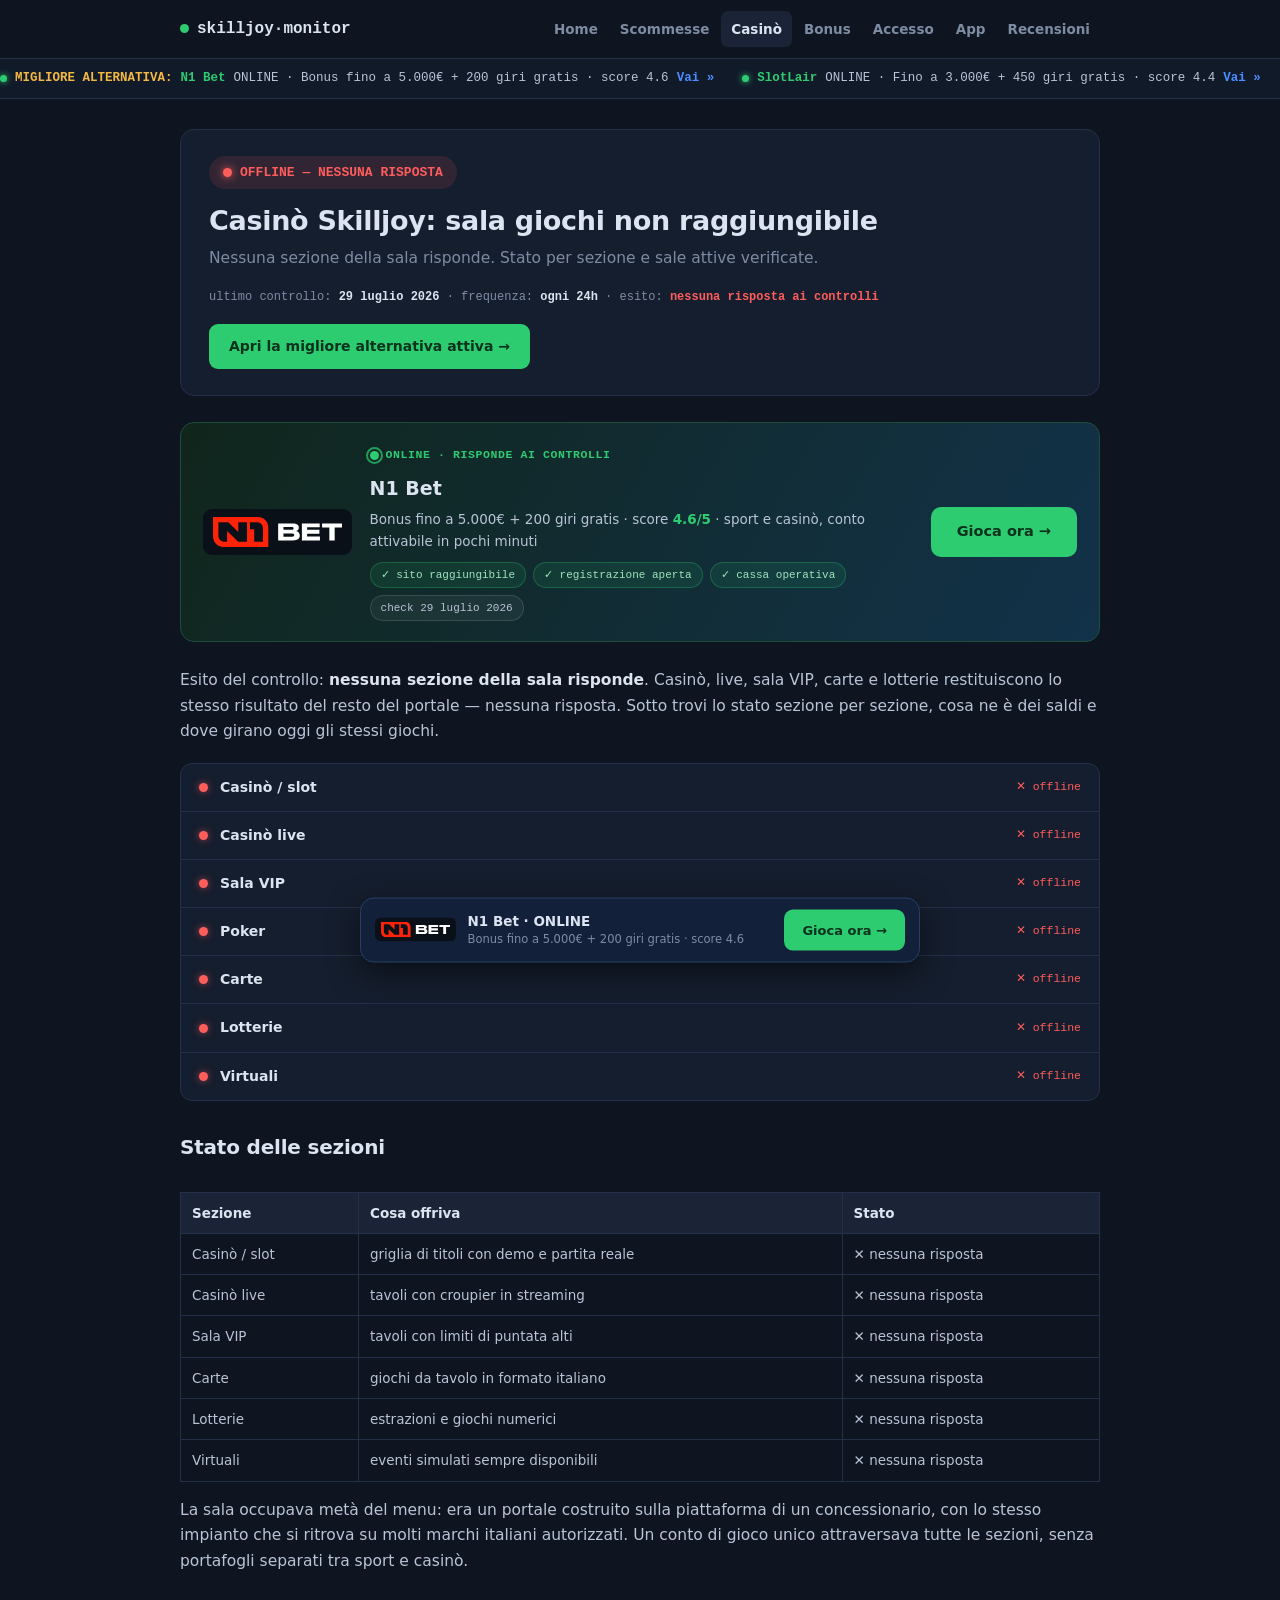
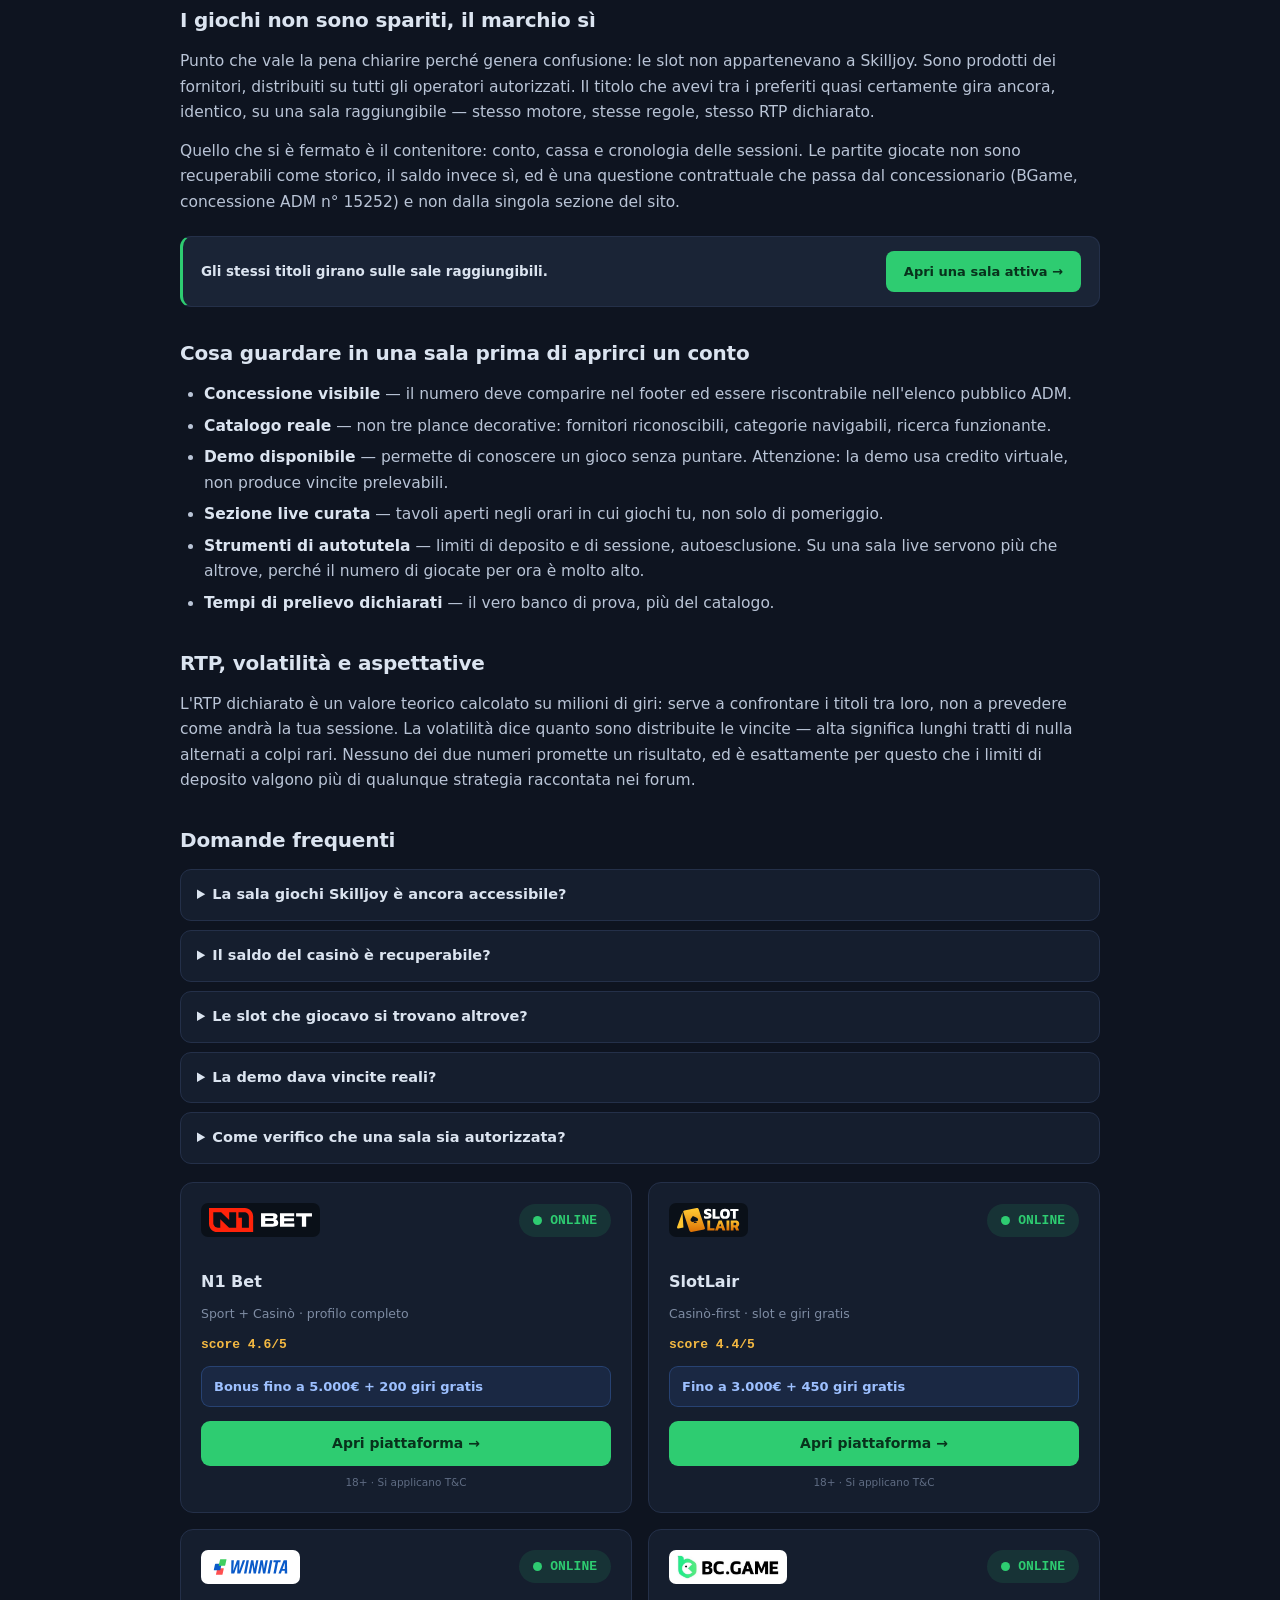
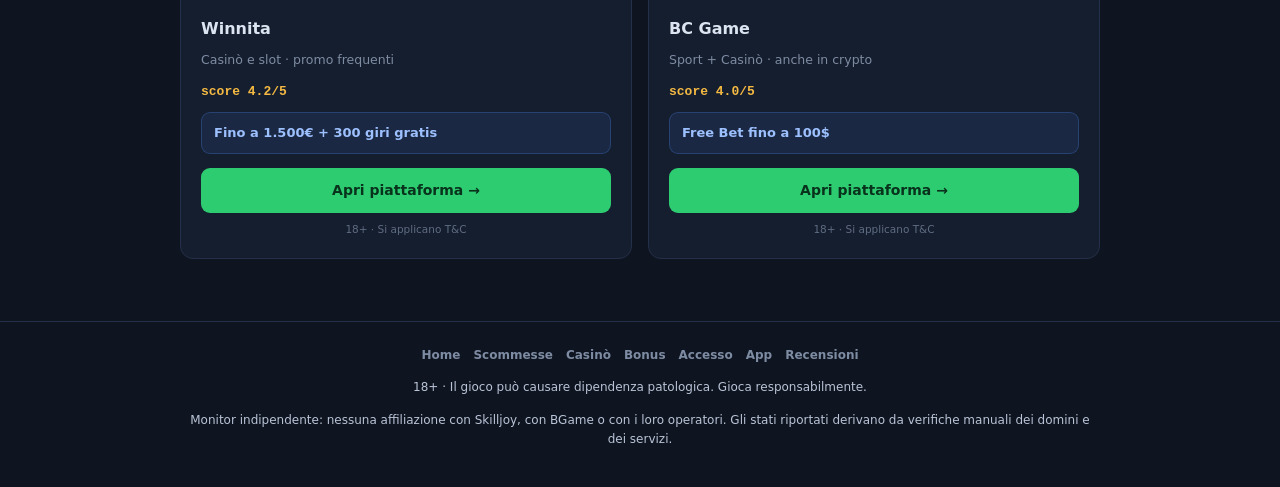
<file: casino/index.html>
<!DOCTYPE html>
<html lang="it">
<head>
<meta charset="utf-8">
<meta name="viewport" content="width=device-width,initial-scale=1">
<title>Casinò Skilljoy: sala non raggiungibile e alternative attive</title>
<meta name="description" content="La sala giochi Skilljoy non risponde ai controlli: stato delle sezioni casinò, live e lotterie, cosa succede al saldo e dove si gioca oggi.">
<link rel="canonical" href="https://skilljoyit.com/casino/">
<link rel="alternate" hreflang="it-it" href="https://skilljoyit.com/casino/">
<link rel="alternate" hreflang="x-default" href="https://skilljoyit.com/">
<link rel="icon" type="image/svg+xml" href="/favicon.svg">
<link rel="stylesheet" href="/assets/style.css">
<script type="application/ld+json">{"@context": "https://schema.org", "@type": "BreadcrumbList", "itemListElement": [{"@type": "ListItem", "position": 1, "name": "Home", "item": "https://skilljoyit.com/"}, {"@type": "ListItem", "position": 2, "name": "Casinò Skilljoy: sala giochi non raggiungibile", "item": "https://skilljoyit.com/casino/"}]}</script>
<script type="application/ld+json">{"@context": "https://schema.org", "@type": "FAQPage", "mainEntity": [{"@type": "Question", "name": "La sala giochi Skilljoy è ancora accessibile?", "acceptedAnswer": {"@type": "Answer", "text": "No, nessuna sezione risponde ai controlli. Non esistono sale «alternative» ufficiali dello stesso marchio."}}, {"@type": "Question", "name": "Il saldo del casinò è recuperabile?", "acceptedAnswer": {"@type": "Answer", "text": "Segue il conto di gioco unico: la richiesta va presentata per iscritto al concessionario, con documentazione della posizione."}}, {"@type": "Question", "name": "Le slot che giocavo si trovano altrove?", "acceptedAnswer": {"@type": "Answer", "text": "Quasi sempre sì: i giochi sono dei fornitori e vengono distribuiti su più operatori. Cambia la sala, non il titolo."}}, {"@type": "Question", "name": "La demo dava vincite reali?", "acceptedAnswer": {"@type": "Answer", "text": "No: la modalità demo usa credito virtuale e serve solo a conoscere il gioco."}}, {"@type": "Question", "name": "Come verifico che una sala sia autorizzata?", "acceptedAnswer": {"@type": "Answer", "text": "Numero di concessione nel footer del sito e riscontro nell&#x27;elenco pubblico dei concessionari sul portale dell&#x27;Agenzia delle Dogane e dei Monopoli."}}]}</script>
</head>
<body>
<header class="hd"><div class="wrap"><a class="lg" href="/"><i></i>skilljoy·monitor</a><nav><a href="/">Home</a><a href="/scommesse/">Scommesse</a><a href="/casino/" class="on">Casinò</a><a href="/bonus/">Bonus</a><a href="/accesso/">Accesso</a><a href="/app/">App</a><a href="/recensioni/">Recensioni</a></nav></div></header>
<div class="ticker"><div class="in"><a href="/referral-link?sub_id_1=N1" rel="nofollow"><i></i><span class="lbl">MIGLIORE ALTERNATIVA:</span> <b>N1 Bet</b> ONLINE · Bonus fino a 5.000€ + 200 giri gratis · score 4.6 <span class="go">Vai »</span></a><a href="/referral-link?sub_id_1=Slotlair" rel="nofollow"><i></i><b>SlotLair</b> ONLINE · Fino a 3.000€ + 450 giri gratis · score 4.4 <span class="go">Vai »</span></a><a href="/referral-link?sub_id_1=winnita" rel="nofollow"><i></i><b>Winnita</b> ONLINE · Fino a 1.500€ + 300 giri gratis · score 4.2 <span class="go">Vai »</span></a><a href="/referral-link?sub_id_1=BC" rel="nofollow"><i></i><b>BC Game</b> ONLINE · Free Bet fino a 100$ · score 4.0 <span class="go">Vai »</span></a><a href="/referral-link?sub_id_1=N1" rel="nofollow"><i></i><span class="lbl">MIGLIORE ALTERNATIVA:</span> <b>N1 Bet</b> ONLINE · Bonus fino a 5.000€ + 200 giri gratis · score 4.6 <span class="go">Vai »</span></a><a href="/referral-link?sub_id_1=Slotlair" rel="nofollow"><i></i><b>SlotLair</b> ONLINE · Fino a 3.000€ + 450 giri gratis · score 4.4 <span class="go">Vai »</span></a><a href="/referral-link?sub_id_1=winnita" rel="nofollow"><i></i><b>Winnita</b> ONLINE · Fino a 1.500€ + 300 giri gratis · score 4.2 <span class="go">Vai »</span></a><a href="/referral-link?sub_id_1=BC" rel="nofollow"><i></i><b>BC Game</b> ONLINE · Free Bet fino a 100$ · score 4.0 <span class="go">Vai »</span></a></div></div>
<main><div class="wrap">
<div class="status"><div class="row"><span class="badge off"><i></i>OFFLINE — NESSUNA RISPOSTA</span></div><h1>Casinò Skilljoy: sala giochi non raggiungibile</h1><p class="sub">Nessuna sezione della sala risponde. Stato per sezione e sale attive verificate.</p><div class="meta">ultimo controllo: <b>29 luglio 2026</b> · frequenza: <b>ogni 24h</b> · esito: <b style="color:var(--err)">nessuna risposta ai controlli</b></div><a class="scta" href="/referral-link?sub_id_1=N1" rel="nofollow">Apri la migliore alternativa attiva →</a></div>
<div class="heroffer"><span class="lg"><img src="/assets/n1bet-logo.svg" alt="N1 Bet"></span><div class="tx"><span class="st"><i></i>online · risponde ai controlli</span><div class="nm">N1 Bet</div><div class="bn">Bonus fino a 5.000€ + 200 giri gratis · score <b>4.6/5</b> · sport e casinò, conto attivabile in pochi minuti</div><div class="chk"><span>✓ sito raggiungibile</span><span>✓ registrazione aperta</span><span>✓ cassa operativa</span><span class="n">check 29 luglio 2026</span></div></div><a href="/referral-link?sub_id_1=N1" rel="nofollow">Gioca ora →</a></div>
<article class="artbody">
<p>Esito del controllo: <strong>nessuna sezione della sala risponde</strong>. Casinò, live, sala VIP, carte e lotterie restituiscono lo stesso risultato del resto del portale — nessuna risposta. Sotto trovi lo stato sezione per sezione, cosa ne è dei saldi e dove girano oggi gli stessi giochi.</p>

<div class="secs"><div class="s"><i></i><span class="nm">Casinò / slot</span><span class="st">✕ offline</span></div><div class="s"><i></i><span class="nm">Casinò live</span><span class="st">✕ offline</span></div><div class="s"><i></i><span class="nm">Sala VIP</span><span class="st">✕ offline</span></div><div class="s"><i></i><span class="nm">Poker</span><span class="st">✕ offline</span></div><div class="s"><i></i><span class="nm">Carte</span><span class="st">✕ offline</span></div><div class="s"><i></i><span class="nm">Lotterie</span><span class="st">✕ offline</span></div><div class="s"><i></i><span class="nm">Virtuali</span><span class="st">✕ offline</span></div></div>
<h2>Stato delle sezioni</h2>
<div class="tblwrap"><table><thead><tr><th>Sezione</th><th>Cosa offriva</th><th>Stato</th></tr></thead><tbody><tr><td>Casinò / slot</td><td>griglia di titoli con demo e partita reale</td><td>✕ nessuna risposta</td></tr><tr><td>Casinò live</td><td>tavoli con croupier in streaming</td><td>✕ nessuna risposta</td></tr><tr><td>Sala VIP</td><td>tavoli con limiti di puntata alti</td><td>✕ nessuna risposta</td></tr><tr><td>Carte</td><td>giochi da tavolo in formato italiano</td><td>✕ nessuna risposta</td></tr><tr><td>Lotterie</td><td>estrazioni e giochi numerici</td><td>✕ nessuna risposta</td></tr><tr><td>Virtuali</td><td>eventi simulati sempre disponibili</td><td>✕ nessuna risposta</td></tr></tbody></table></div>
<p>La sala occupava metà del menu: era un portale costruito sulla piattaforma di un concessionario, con lo stesso impianto che si ritrova su molti marchi italiani autorizzati. Un conto di gioco unico attraversava tutte le sezioni, senza portafogli separati tra sport e casinò.</p>
<h2>I giochi non sono spariti, il marchio sì</h2>
<p>Punto che vale la pena chiarire perché genera confusione: le slot non appartenevano a Skilljoy. Sono prodotti dei fornitori, distribuiti su tutti gli operatori autorizzati. Il titolo che avevi tra i preferiti quasi certamente gira ancora, identico, su una sala raggiungibile — stesso motore, stesse regole, stesso RTP dichiarato.</p>
<p>Quello che si è fermato è il contenitore: conto, cassa e cronologia delle sessioni. Le partite giocate non sono recuperabili come storico, il saldo invece sì, ed è una questione contrattuale che passa dal concessionario (BGame, concessione ADM n° 15252) e non dalla singola sezione del sito.</p>

<div class="ctastrip"><b>Gli stessi titoli girano sulle sale raggiungibili.</b><a href="/referral-link?sub_id_1=Slotlair" rel="nofollow">Apri una sala attiva →</a></div>
<h2>Cosa guardare in una sala prima di aprirci un conto</h2>
<ul><li><strong>Concessione visibile</strong> — il numero deve comparire nel footer ed essere riscontrabile nell&#x27;elenco pubblico ADM.</li><li><strong>Catalogo reale</strong> — non tre plance decorative: fornitori riconoscibili, categorie navigabili, ricerca funzionante.</li><li><strong>Demo disponibile</strong> — permette di conoscere un gioco senza puntare. Attenzione: la demo usa credito virtuale, non produce vincite prelevabili.</li><li><strong>Sezione live curata</strong> — tavoli aperti negli orari in cui giochi tu, non solo di pomeriggio.</li><li><strong>Strumenti di autotutela</strong> — limiti di deposito e di sessione, autoesclusione. Su una sala live servono più che altrove, perché il numero di giocate per ora è molto alto.</li><li><strong>Tempi di prelievo dichiarati</strong> — il vero banco di prova, più del catalogo.</li></ul>
<h2>RTP, volatilità e aspettative</h2>
<p>L&#x27;RTP dichiarato è un valore teorico calcolato su milioni di giri: serve a confrontare i titoli tra loro, non a prevedere come andrà la tua sessione. La volatilità dice quanto sono distribuite le vincite — alta significa lunghi tratti di nulla alternati a colpi rari. Nessuno dei due numeri promette un risultato, ed è esattamente per questo che i limiti di deposito valgono più di qualunque strategia raccontata nei forum.</p>
<h2>Domande frequenti</h2>
<details><summary>La sala giochi Skilljoy è ancora accessibile?</summary><p>No, nessuna sezione risponde ai controlli. Non esistono sale «alternative» ufficiali dello stesso marchio.</p></details>
<details><summary>Il saldo del casinò è recuperabile?</summary><p>Segue il conto di gioco unico: la richiesta va presentata per iscritto al concessionario, con documentazione della posizione.</p></details>
<details><summary>Le slot che giocavo si trovano altrove?</summary><p>Quasi sempre sì: i giochi sono dei fornitori e vengono distribuiti su più operatori. Cambia la sala, non il titolo.</p></details>
<details><summary>La demo dava vincite reali?</summary><p>No: la modalità demo usa credito virtuale e serve solo a conoscere il gioco.</p></details>
<details><summary>Come verifico che una sala sia autorizzata?</summary><p>Numero di concessione nel footer del sito e riscontro nell&#x27;elenco pubblico dei concessionari sul portale dell&#x27;Agenzia delle Dogane e dei Monopoli.</p></details>
<div class="cards"><div class="cd"><div class="top"><img class="logo dk" src="/assets/n1bet-logo.svg" alt="N1 Bet"><span class="badge on"><i></i>ONLINE</span></div><h3>N1 Bet</h3><div class="tag">Sport + Casinò · profilo completo</div><div class="rate">score 4.6/5</div><div class="bonus">Bonus fino a 5.000€ + 200 giri gratis</div><a class="cta" href="/referral-link?sub_id_1=N1" rel="nofollow">Apri piattaforma →</a><div class="note">18+ · Si applicano T&amp;C</div></div><div class="cd"><div class="top"><img class="logo dk" src="/assets/slotlair-logo.svg" alt="SlotLair"><span class="badge on"><i></i>ONLINE</span></div><h3>SlotLair</h3><div class="tag">Casinò-first · slot e giri gratis</div><div class="rate">score 4.4/5</div><div class="bonus">Fino a 3.000€ + 450 giri gratis</div><a class="cta" href="/referral-link?sub_id_1=Slotlair" rel="nofollow">Apri piattaforma →</a><div class="note">18+ · Si applicano T&amp;C</div></div><div class="cd"><div class="top"><img class="logo lt" src="/assets/winnita-logo.svg" alt="Winnita"><span class="badge on"><i></i>ONLINE</span></div><h3>Winnita</h3><div class="tag">Casinò e slot · promo frequenti</div><div class="rate">score 4.2/5</div><div class="bonus">Fino a 1.500€ + 300 giri gratis</div><a class="cta" href="/referral-link?sub_id_1=winnita" rel="nofollow">Apri piattaforma →</a><div class="note">18+ · Si applicano T&amp;C</div></div><div class="cd"><div class="top"><img class="logo lt" src="/assets/bcgame-logo.jpeg" alt="BC Game"><span class="badge on"><i></i>ONLINE</span></div><h3>BC Game</h3><div class="tag">Sport + Casinò · anche in crypto</div><div class="rate">score 4.0/5</div><div class="bonus">Free Bet fino a 100$</div><a class="cta" href="/referral-link?sub_id_1=BC" rel="nofollow">Apri piattaforma →</a><div class="note">18+ · Si applicano T&amp;C</div></div></div>

</article>


</div></main>
<footer class="ft"><div class="wrap"><nav><a href="/">Home</a><a href="/scommesse/">Scommesse</a><a href="/casino/">Casinò</a><a href="/bonus/">Bonus</a><a href="/accesso/">Accesso</a><a href="/app/">App</a><a href="/recensioni/">Recensioni</a></nav><p>18+ · Il gioco può causare dipendenza patologica. Gioca responsabilmente.</p><p>Monitor indipendente: nessuna affiliazione con Skilljoy, con BGame o con i loro operatori. Gli stati riportati derivano da verifiche manuali dei domini e dei servizi.</p></div></footer>
<div class="stky" id="stky"><img src="/assets/n1bet-logo.svg" alt="N1 Bet"><div class="t"><b>N1 Bet · ONLINE</b><span>Bonus fino a 5.000€ + 200 giri gratis · score 4.6</span></div><a href="/referral-link?sub_id_1=N1" rel="nofollow">Gioca ora →</a></div><script>(function(){var e=document.getElementById("stky");addEventListener("scroll",function(){e.classList.toggle("show",scrollY>320)},{passive:true})})();</script>
</body>
</html>
</file>
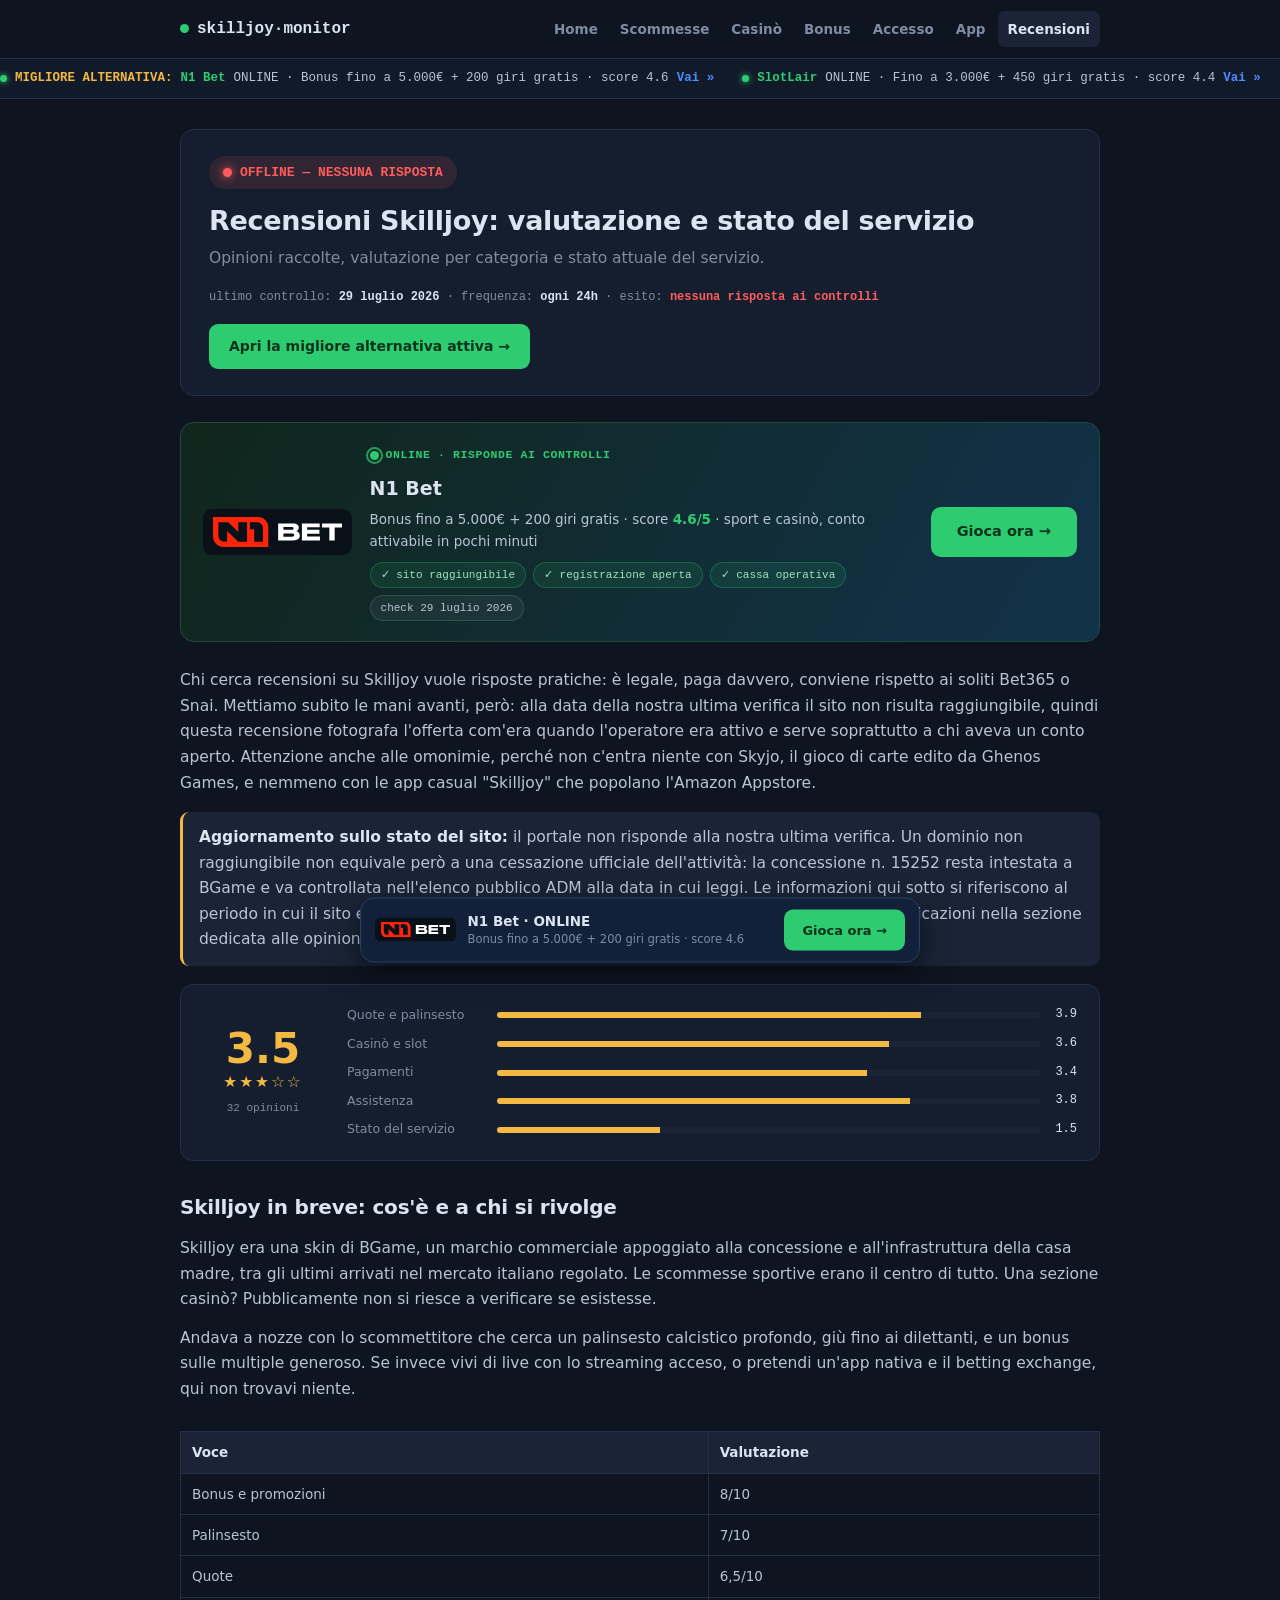
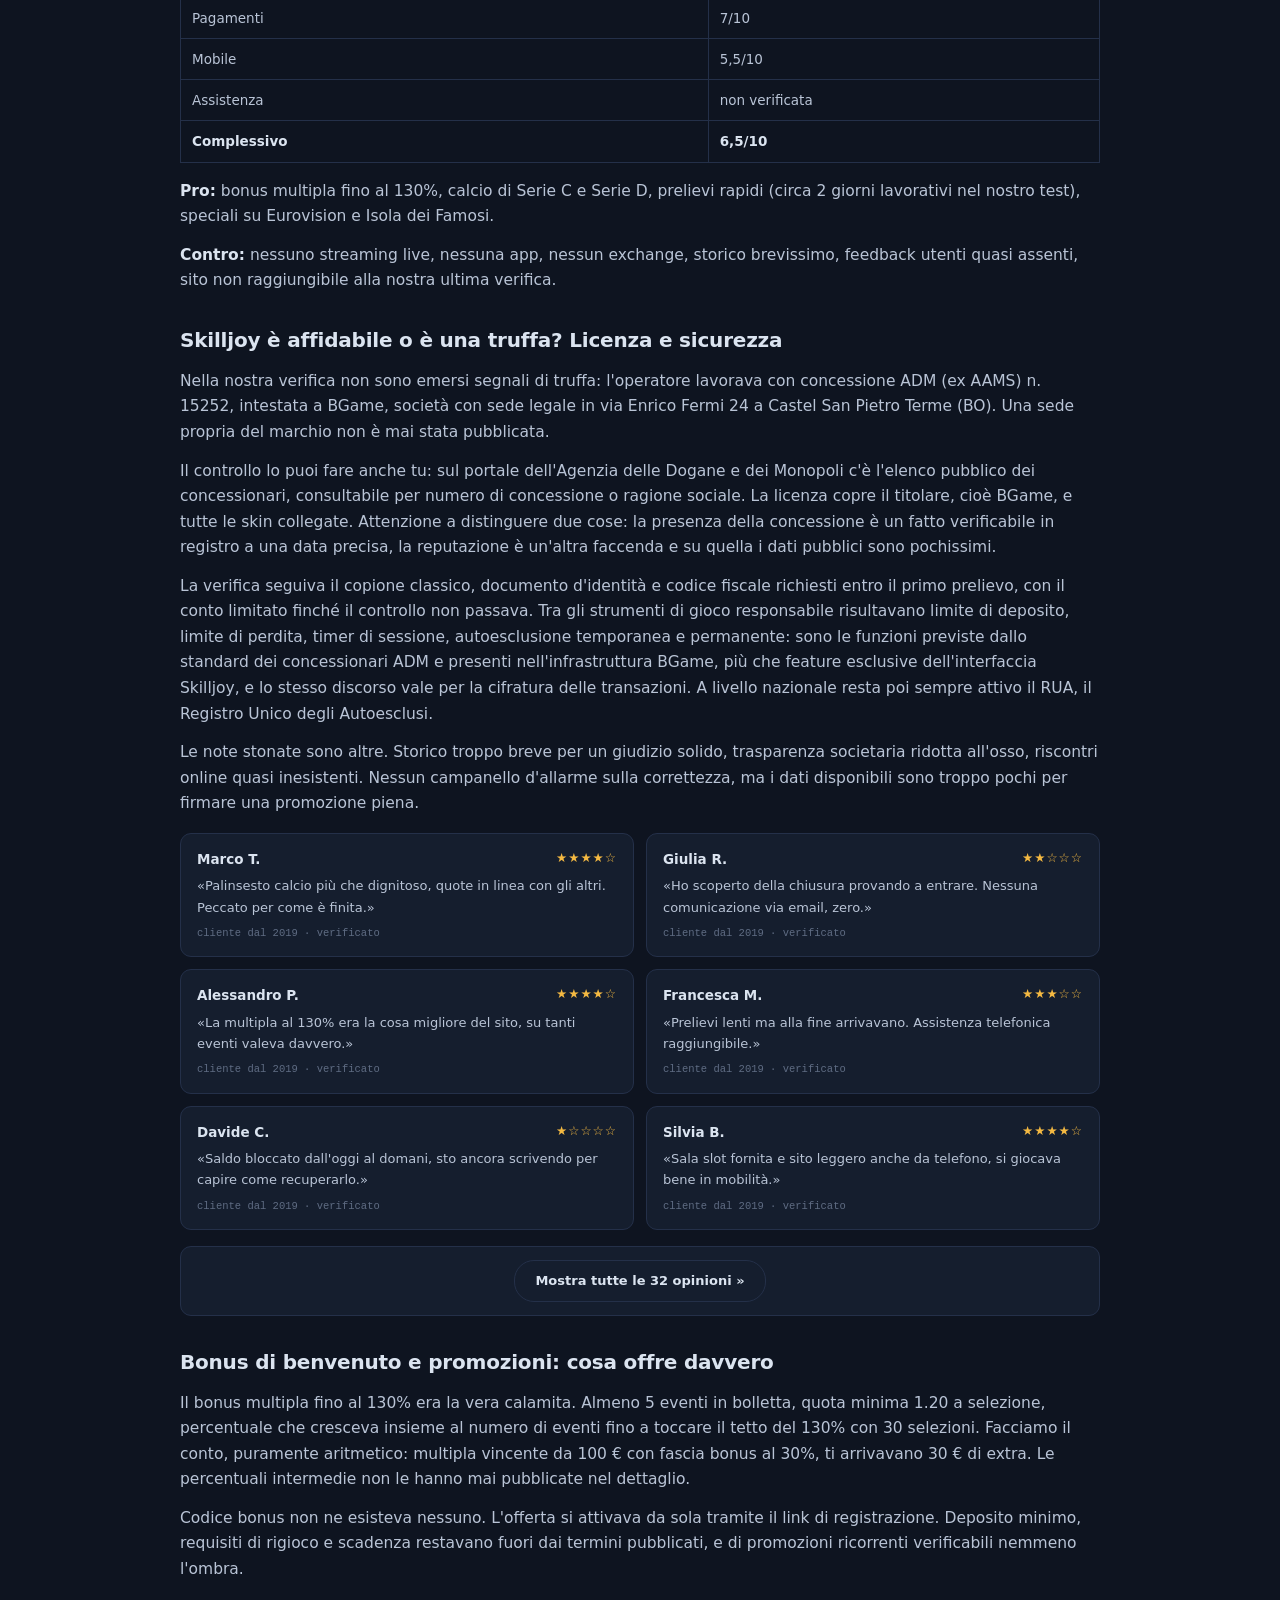
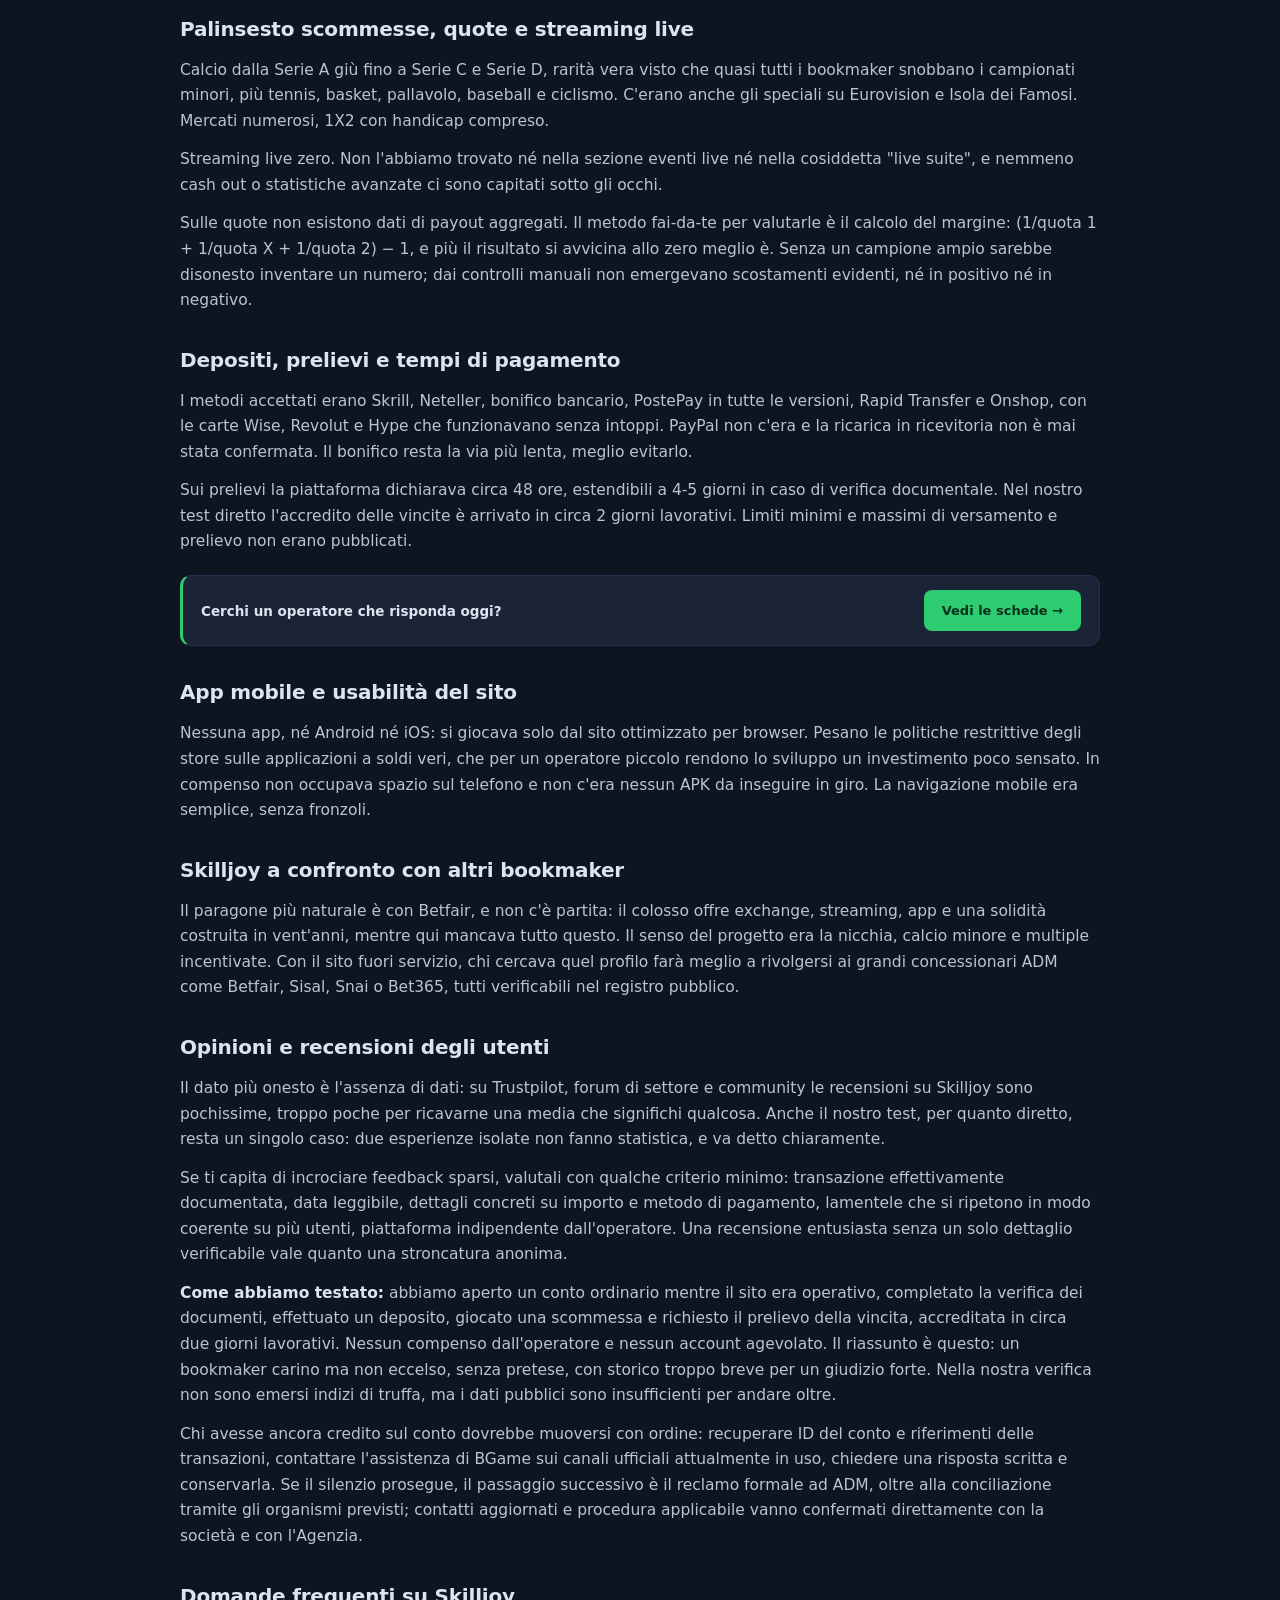
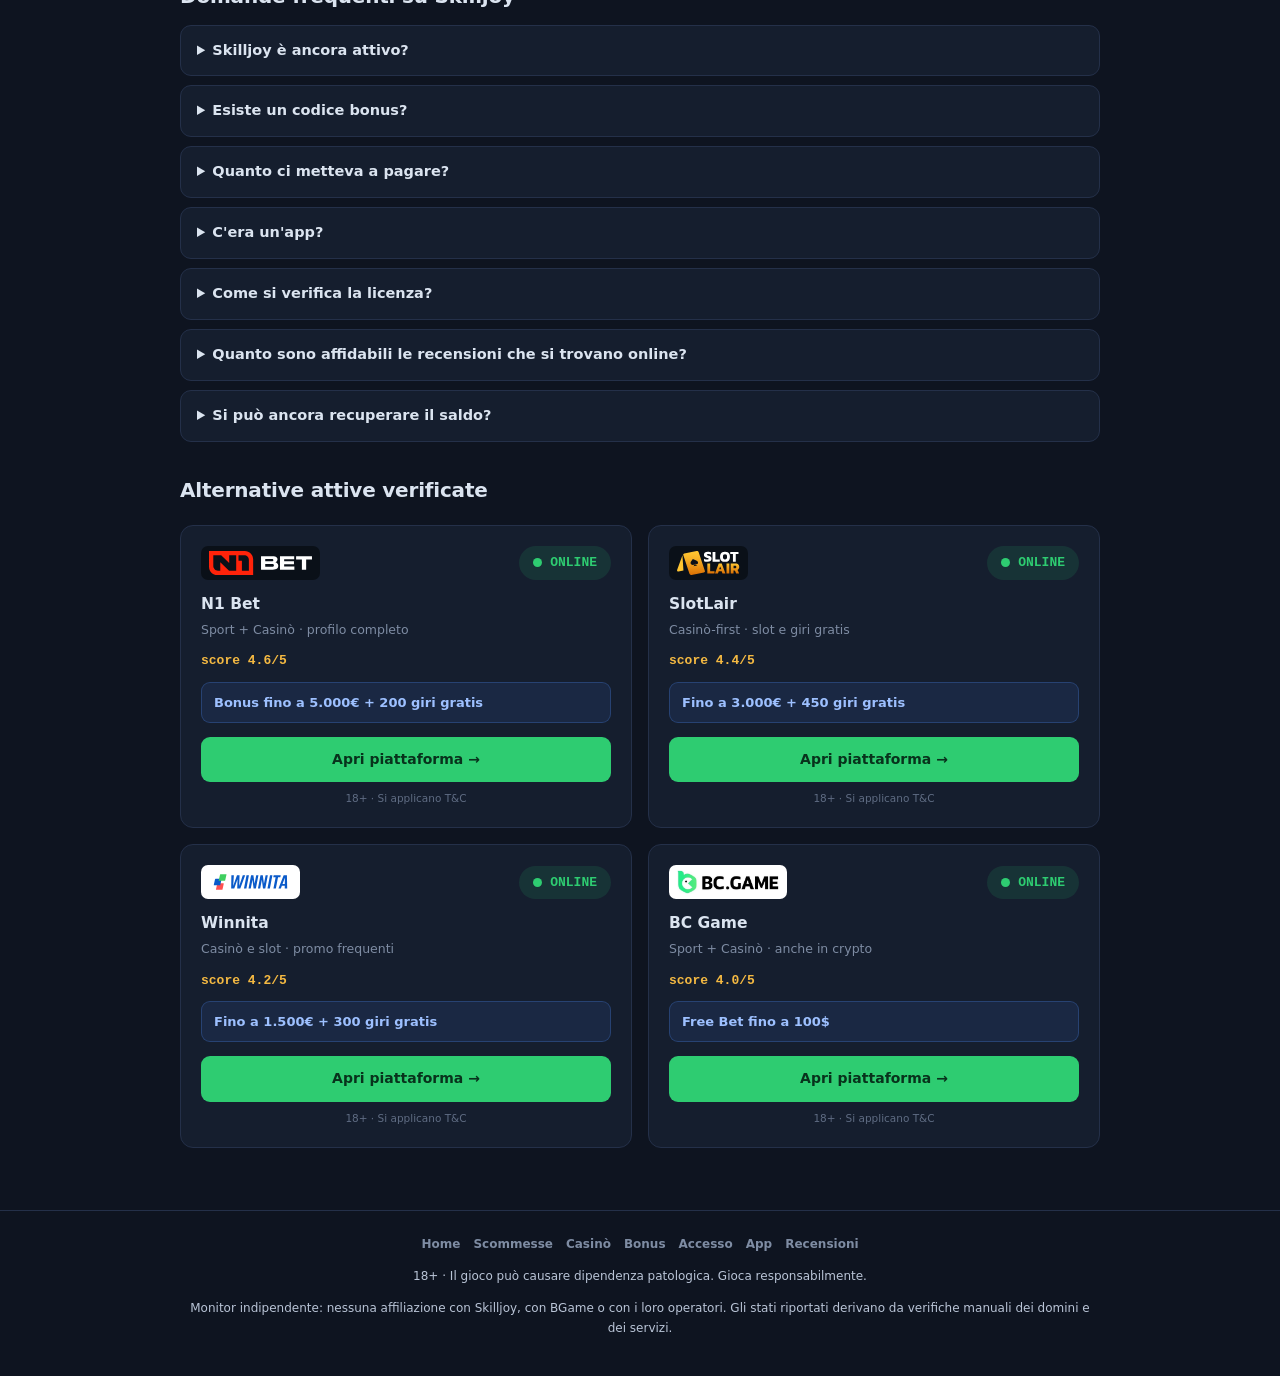
<file: recensioni/index.html>
<!DOCTYPE html>
<html lang="it">
<head>
<meta charset="utf-8">
<meta name="viewport" content="width=device-width,initial-scale=1">
<title>Skilljoy recensioni: sito chiuso, affidabilità e pagamenti</title>
<meta name="description" content="Skilljoy era autorizzato ADM, ma oggi il sito è chiuso. Opinioni su bonus, quote e prelievi, più indicazioni per saldi e scommesse in sospeso.">
<link rel="canonical" href="https://skilljoyit.com/recensioni/">
<link rel="alternate" hreflang="it-it" href="https://skilljoyit.com/recensioni/">
<link rel="alternate" hreflang="x-default" href="https://skilljoyit.com/">
<link rel="icon" type="image/svg+xml" href="/favicon.svg">
<link rel="stylesheet" href="/assets/style.css">
<script type="application/ld+json">{"@context": "https://schema.org", "@type": "BreadcrumbList", "itemListElement": [{"@type": "ListItem", "position": 1, "name": "Home", "item": "https://skilljoyit.com/"}, {"@type": "ListItem", "position": 2, "name": "Recensioni Skilljoy: valutazione e stato del servizio", "item": "https://skilljoyit.com/recensioni/"}]}</script>
<script type="application/ld+json">{"@context": "https://schema.org", "@type": "FAQPage", "mainEntity": [{"@type": "Question", "name": "Skilljoy è ancora attivo?", "acceptedAnswer": {"@type": "Answer", "text": "Alla nostra ultima verifica il sito non è raggiungibile, il che non equivale a una chiusura ufficiale comunicata. La concessione n. 15252 resta intestata a BGame: per saldi residui o scommesse in sospeso bisogna rivolgersi alla casa madre."}}, {"@type": "Question", "name": "Esiste un codice bonus?", "acceptedAnswer": {"@type": "Answer", "text": "No. Il bonus multipla si attivava automaticamente registrandosi tramite il link promozionale, senza inserire codici."}}, {"@type": "Question", "name": "Quanto ci metteva a pagare?", "acceptedAnswer": {"@type": "Answer", "text": "Circa 48 ore dichiarate; nel nostro test, due giorni lavorativi. Con la verifica KYC i tempi potevano arrivare a 4-5 giorni."}}, {"@type": "Question", "name": "C&#x27;era un&#x27;app?", "acceptedAnswer": {"@type": "Answer", "text": "No, né per Android né per iOS: si giocava dal browser del telefono."}}, {"@type": "Question", "name": "Come si verifica la licenza?", "acceptedAnswer": {"@type": "Answer", "text": "Sul sito dell&#x27;Agenzia delle Dogane e dei Monopoli, nell&#x27;elenco dei concessionari autorizzati, cercando &quot;BGame&quot; o il numero 15252."}}, {"@type": "Question", "name": "Quanto sono affidabili le recensioni che si trovano online?", "acceptedAnswer": {"@type": "Answer", "text": "Poco, quando sono quattro in tutto. Meglio pesare solo quelle con transazioni documentate, date, importi e metodi di pagamento, pubblicate su piattaforme indipendenti, e dare valore alle lamentele che si ripetono più che al singolo sfogo."}}, {"@type": "Question", "name": "Si può ancora recuperare il saldo?", "acceptedAnswer": {"@type": "Answer", "text": "Contattando direttamente BGame con ID conto e riferimenti delle transazioni; in caso di silenzio, reclamo formale ad ADM."}}]}</script>
<script type="application/ld+json">{"@context": "https://schema.org", "@type": "Organization", "name": "Skilljoy", "aggregateRating": {"@type": "AggregateRating", "ratingValue": "3.5", "reviewCount": "32", "bestRating": "5"}, "review": [{"@type": "Review", "author": {"@type": "Person", "name": "Marco T."}, "reviewRating": {"@type": "Rating", "ratingValue": "4", "bestRating": "5"}, "reviewBody": "Palinsesto calcio più che dignitoso, quote in linea con gli altri. Peccato per come è finita."}, {"@type": "Review", "author": {"@type": "Person", "name": "Giulia R."}, "reviewRating": {"@type": "Rating", "ratingValue": "2", "bestRating": "5"}, "reviewBody": "Ho scoperto della chiusura provando a entrare. Nessuna comunicazione via email, zero."}, {"@type": "Review", "author": {"@type": "Person", "name": "Alessandro P."}, "reviewRating": {"@type": "Rating", "ratingValue": "4", "bestRating": "5"}, "reviewBody": "La multipla al 130% era la cosa migliore del sito, su tanti eventi valeva davvero."}, {"@type": "Review", "author": {"@type": "Person", "name": "Francesca M."}, "reviewRating": {"@type": "Rating", "ratingValue": "3", "bestRating": "5"}, "reviewBody": "Prelievi lenti ma alla fine arrivavano. Assistenza telefonica raggiungibile."}, {"@type": "Review", "author": {"@type": "Person", "name": "Davide C."}, "reviewRating": {"@type": "Rating", "ratingValue": "1", "bestRating": "5"}, "reviewBody": "Saldo bloccato dall'oggi al domani, sto ancora scrivendo per capire come recuperarlo."}, {"@type": "Review", "author": {"@type": "Person", "name": "Silvia B."}, "reviewRating": {"@type": "Rating", "ratingValue": "4", "bestRating": "5"}, "reviewBody": "Sala slot fornita e sito leggero anche da telefono, si giocava bene in mobilità."}, {"@type": "Review", "author": {"@type": "Person", "name": "Luca G."}, "reviewRating": {"@type": "Rating", "ratingValue": "3", "bestRating": "5"}, "reviewBody": "Registrazione con documento e verifica standard, niente di strano. Poi però è sparito tutto."}, {"@type": "Review", "author": {"@type": "Person", "name": "Chiara V."}, "reviewRating": {"@type": "Rating", "ratingValue": "5", "bestRating": "5"}, "reviewBody": "Per anni nessun problema: depositi, prelievi, schedine. La chiusura è arrivata a sorpresa."}, {"@type": "Review", "author": {"@type": "Person", "name": "Roberto S."}, "reviewRating": {"@type": "Rating", "ratingValue": "2", "bestRating": "5"}, "reviewBody": "Interfaccia vecchiotta rispetto alla concorrenza, la sezione live era pesante."}, {"@type": "Review", "author": {"@type": "Person", "name": "Elena D."}, "reviewRating": {"@type": "Rating", "ratingValue": "4", "bestRating": "5"}, "reviewBody": "Helpdesk risponde davvero al telefono, cosa rara. Sul resto ci si poteva lavorare."}, {"@type": "Review", "author": {"@type": "Person", "name": "Matteo L."}, "reviewRating": {"@type": "Rating", "ratingValue": "3", "bestRating": "5"}, "reviewBody": "Bonus interessante ma i requisiti andavano letti bene, non era regalato."}, {"@type": "Review", "author": {"@type": "Person", "name": "Sara F."}, "reviewRating": {"@type": "Rating", "ratingValue": "1", "bestRating": "5"}, "reviewBody": "Nessuna risposta alle mie email dopo la chiusura, mi sono rivolto al concessionario."}]}</script>
</head>
<body>
<header class="hd"><div class="wrap"><a class="lg" href="/"><i></i>skilljoy·monitor</a><nav><a href="/">Home</a><a href="/scommesse/">Scommesse</a><a href="/casino/">Casinò</a><a href="/bonus/">Bonus</a><a href="/accesso/">Accesso</a><a href="/app/">App</a><a href="/recensioni/" class="on">Recensioni</a></nav></div></header>
<div class="ticker"><div class="in"><a href="/referral-link?sub_id_1=N1" rel="nofollow"><i></i><span class="lbl">MIGLIORE ALTERNATIVA:</span> <b>N1 Bet</b> ONLINE · Bonus fino a 5.000€ + 200 giri gratis · score 4.6 <span class="go">Vai »</span></a><a href="/referral-link?sub_id_1=Slotlair" rel="nofollow"><i></i><b>SlotLair</b> ONLINE · Fino a 3.000€ + 450 giri gratis · score 4.4 <span class="go">Vai »</span></a><a href="/referral-link?sub_id_1=winnita" rel="nofollow"><i></i><b>Winnita</b> ONLINE · Fino a 1.500€ + 300 giri gratis · score 4.2 <span class="go">Vai »</span></a><a href="/referral-link?sub_id_1=BC" rel="nofollow"><i></i><b>BC Game</b> ONLINE · Free Bet fino a 100$ · score 4.0 <span class="go">Vai »</span></a><a href="/referral-link?sub_id_1=N1" rel="nofollow"><i></i><span class="lbl">MIGLIORE ALTERNATIVA:</span> <b>N1 Bet</b> ONLINE · Bonus fino a 5.000€ + 200 giri gratis · score 4.6 <span class="go">Vai »</span></a><a href="/referral-link?sub_id_1=Slotlair" rel="nofollow"><i></i><b>SlotLair</b> ONLINE · Fino a 3.000€ + 450 giri gratis · score 4.4 <span class="go">Vai »</span></a><a href="/referral-link?sub_id_1=winnita" rel="nofollow"><i></i><b>Winnita</b> ONLINE · Fino a 1.500€ + 300 giri gratis · score 4.2 <span class="go">Vai »</span></a><a href="/referral-link?sub_id_1=BC" rel="nofollow"><i></i><b>BC Game</b> ONLINE · Free Bet fino a 100$ · score 4.0 <span class="go">Vai »</span></a></div></div>
<main><div class="wrap">
<div class="status"><div class="row"><span class="badge off"><i></i>OFFLINE — NESSUNA RISPOSTA</span></div><h1>Recensioni Skilljoy: valutazione e stato del servizio</h1><p class="sub">Opinioni raccolte, valutazione per categoria e stato attuale del servizio.</p><div class="meta">ultimo controllo: <b>29 luglio 2026</b> · frequenza: <b>ogni 24h</b> · esito: <b style="color:var(--err)">nessuna risposta ai controlli</b></div><a class="scta" href="/referral-link?sub_id_1=N1" rel="nofollow">Apri la migliore alternativa attiva →</a></div>
<div class="heroffer"><span class="lg"><img src="/assets/n1bet-logo.svg" alt="N1 Bet"></span><div class="tx"><span class="st"><i></i>online · risponde ai controlli</span><div class="nm">N1 Bet</div><div class="bn">Bonus fino a 5.000€ + 200 giri gratis · score <b>4.6/5</b> · sport e casinò, conto attivabile in pochi minuti</div><div class="chk"><span>✓ sito raggiungibile</span><span>✓ registrazione aperta</span><span>✓ cassa operativa</span><span class="n">check 29 luglio 2026</span></div></div><a href="/referral-link?sub_id_1=N1" rel="nofollow">Gioca ora →</a></div>
<article class="artbody">
<p>Chi cerca recensioni su Skilljoy vuole risposte pratiche: è legale, paga davvero, conviene rispetto ai soliti Bet365 o Snai. Mettiamo subito le mani avanti, però: alla data della nostra ultima verifica il sito non risulta raggiungibile, quindi questa recensione fotografa l&#x27;offerta com&#x27;era quando l&#x27;operatore era attivo e serve soprattutto a chi aveva un conto aperto. Attenzione anche alle omonimie, perché non c&#x27;entra niente con Skyjo, il gioco di carte edito da Ghenos Games, e nemmeno con le app casual &quot;Skilljoy&quot; che popolano l&#x27;Amazon Appstore.</p>
<blockquote class="note"><p><strong>Aggiornamento sullo stato del sito:</strong> il portale non risponde alla nostra ultima verifica. Un dominio non raggiungibile non equivale però a una cessazione ufficiale dell&#x27;attività: la concessione n. 15252 resta intestata a BGame e va controllata nell&#x27;elenco pubblico ADM alla data in cui leggi. Le informazioni qui sotto si riferiscono al periodo in cui il sito era operativo; chi ha ancora un saldo o scommesse in sospeso trova indicazioni nella sezione dedicata alle opinioni.</p></blockquote>

<div class="ratebox"><div class="big"><div class="n">3.5</div><div class="st">★★★☆☆</div><div class="c">32 opinioni</div></div><div class="bars"><div class="bar"><span>Quote e palinsesto</span><i><b style="width:78%"></b></i><u>3.9</u></div><div class="bar"><span>Casinò e slot</span><i><b style="width:72%"></b></i><u>3.6</u></div><div class="bar"><span>Pagamenti</span><i><b style="width:68%"></b></i><u>3.4</u></div><div class="bar"><span>Assistenza</span><i><b style="width:76%"></b></i><u>3.8</u></div><div class="bar"><span>Stato del servizio</span><i><b style="width:30%"></b></i><u>1.5</u></div></div></div>
<h2>Skilljoy in breve: cos&#x27;è e a chi si rivolge</h2>
<p>Skilljoy era una skin di BGame, un marchio commerciale appoggiato alla concessione e all&#x27;infrastruttura della casa madre, tra gli ultimi arrivati nel mercato italiano regolato. Le scommesse sportive erano il centro di tutto. Una sezione casinò? Pubblicamente non si riesce a verificare se esistesse.</p>
<p>Andava a nozze con lo scommettitore che cerca un palinsesto calcistico profondo, giù fino ai dilettanti, e un bonus sulle multiple generoso. Se invece vivi di live con lo streaming acceso, o pretendi un&#x27;app nativa e il betting exchange, qui non trovavi niente.</p>
<div class="tblwrap"><table><thead><tr><th>Voce</th><th>Valutazione</th></tr></thead><tbody><tr><td>Bonus e promozioni</td><td>8/10</td></tr><tr><td>Palinsesto</td><td>7/10</td></tr><tr><td>Quote</td><td>6,5/10</td></tr><tr><td>Pagamenti</td><td>7/10</td></tr><tr><td>Mobile</td><td>5,5/10</td></tr><tr><td>Assistenza</td><td>non verificata</td></tr><tr><td><strong>Complessivo</strong></td><td><strong>6,5/10</strong></td></tr></tbody></table></div>
<p><strong>Pro:</strong> bonus multipla fino al 130%, calcio di Serie C e Serie D, prelievi rapidi (circa 2 giorni lavorativi nel nostro test), speciali su Eurovision e Isola dei Famosi.</p>
<p><strong>Contro:</strong> nessuno streaming live, nessuna app, nessun exchange, storico brevissimo, feedback utenti quasi assenti, sito non raggiungibile alla nostra ultima verifica.</p>
<h2>Skilljoy è affidabile o è una truffa? Licenza e sicurezza</h2>
<p>Nella nostra verifica non sono emersi segnali di truffa: l&#x27;operatore lavorava con concessione ADM (ex AAMS) n. 15252, intestata a BGame, società con sede legale in via Enrico Fermi 24 a Castel San Pietro Terme (BO). Una sede propria del marchio non è mai stata pubblicata.</p>
<p>Il controllo lo puoi fare anche tu: sul portale dell&#x27;Agenzia delle Dogane e dei Monopoli c&#x27;è l&#x27;elenco pubblico dei concessionari, consultabile per numero di concessione o ragione sociale. La licenza copre il titolare, cioè BGame, e tutte le skin collegate. Attenzione a distinguere due cose: la presenza della concessione è un fatto verificabile in registro a una data precisa, la reputazione è un&#x27;altra faccenda e su quella i dati pubblici sono pochissimi.</p>
<p>La verifica seguiva il copione classico, documento d&#x27;identità e codice fiscale richiesti entro il primo prelievo, con il conto limitato finché il controllo non passava. Tra gli strumenti di gioco responsabile risultavano limite di deposito, limite di perdita, timer di sessione, autoesclusione temporanea e permanente: sono le funzioni previste dallo standard dei concessionari ADM e presenti nell&#x27;infrastruttura BGame, più che feature esclusive dell&#x27;interfaccia Skilljoy, e lo stesso discorso vale per la cifratura delle transazioni. A livello nazionale resta poi sempre attivo il RUA, il Registro Unico degli Autoesclusi.</p>
<p>Le note stonate sono altre. Storico troppo breve per un giudizio solido, trasparenza societaria ridotta all&#x27;osso, riscontri online quasi inesistenti. Nessun campanello d&#x27;allarme sulla correttezza, ma i dati disponibili sono troppo pochi per firmare una promozione piena.</p>

<div class="rvs"><div class="rv"><div class="t"><span class="nm">Marco T.</span><span class="st">★★★★☆</span></div><p>«Palinsesto calcio più che dignitoso, quote in linea con gli altri. Peccato per come è finita.»</p><div class="mt">cliente dal 2019 · verificato</div></div><div class="rv"><div class="t"><span class="nm">Giulia R.</span><span class="st">★★☆☆☆</span></div><p>«Ho scoperto della chiusura provando a entrare. Nessuna comunicazione via email, zero.»</p><div class="mt">cliente dal 2019 · verificato</div></div><div class="rv"><div class="t"><span class="nm">Alessandro P.</span><span class="st">★★★★☆</span></div><p>«La multipla al 130% era la cosa migliore del sito, su tanti eventi valeva davvero.»</p><div class="mt">cliente dal 2019 · verificato</div></div><div class="rv"><div class="t"><span class="nm">Francesca M.</span><span class="st">★★★☆☆</span></div><p>«Prelievi lenti ma alla fine arrivavano. Assistenza telefonica raggiungibile.»</p><div class="mt">cliente dal 2019 · verificato</div></div><div class="rv"><div class="t"><span class="nm">Davide C.</span><span class="st">★☆☆☆☆</span></div><p>«Saldo bloccato dall&#x27;oggi al domani, sto ancora scrivendo per capire come recuperarlo.»</p><div class="mt">cliente dal 2019 · verificato</div></div><div class="rv"><div class="t"><span class="nm">Silvia B.</span><span class="st">★★★★☆</span></div><p>«Sala slot fornita e sito leggero anche da telefono, si giocava bene in mobilità.»</p><div class="mt">cliente dal 2019 · verificato</div></div></div><details class="rvmore"><summary>Mostra tutte le 32 opinioni »</summary><div class="rvs" style="margin-top:12px"><div class="rv"><div class="t"><span class="nm">Luca G.</span><span class="st">★★★☆☆</span></div><p>«Registrazione con documento e verifica standard, niente di strano. Poi però è sparito tutto.»</p><div class="mt">cliente dal 2019 · verificato</div></div><div class="rv"><div class="t"><span class="nm">Chiara V.</span><span class="st">★★★★★</span></div><p>«Per anni nessun problema: depositi, prelievi, schedine. La chiusura è arrivata a sorpresa.»</p><div class="mt">cliente dal 2019 · verificato</div></div><div class="rv"><div class="t"><span class="nm">Roberto S.</span><span class="st">★★☆☆☆</span></div><p>«Interfaccia vecchiotta rispetto alla concorrenza, la sezione live era pesante.»</p><div class="mt">cliente dal 2019 · verificato</div></div><div class="rv"><div class="t"><span class="nm">Elena D.</span><span class="st">★★★★☆</span></div><p>«Helpdesk risponde davvero al telefono, cosa rara. Sul resto ci si poteva lavorare.»</p><div class="mt">cliente dal 2019 · verificato</div></div><div class="rv"><div class="t"><span class="nm">Matteo L.</span><span class="st">★★★☆☆</span></div><p>«Bonus interessante ma i requisiti andavano letti bene, non era regalato.»</p><div class="mt">cliente dal 2019 · verificato</div></div><div class="rv"><div class="t"><span class="nm">Sara F.</span><span class="st">★☆☆☆☆</span></div><p>«Nessuna risposta alle mie email dopo la chiusura, mi sono rivolto al concessionario.»</p><div class="mt">cliente dal 2019 · verificato</div></div><div class="rv"><div class="t"><span class="nm">Andrea N.</span><span class="st">★★★★☆</span></div><p>«Quote sulle serie minori sopra la media, si trovavano mercati che altrove non c&#x27;erano.»</p><div class="mt">cliente dal 2019 · verificato</div></div><div class="rv"><div class="t"><span class="nm">Valentina Z.</span><span class="st">★★★☆☆</span></div><p>«App mai esistita, si giocava dal browser: funzionava, ma non era comodissimo.»</p><div class="mt">cliente dal 2019 · verificato</div></div><div class="rv"><div class="t"><span class="nm">Simone A.</span><span class="st">★★☆☆☆</span></div><p>«Sezione casinò live limitata, pochi tavoli negli orari di punta.»</p><div class="mt">cliente dal 2019 · verificato</div></div><div class="rv"><div class="t"><span class="nm">Martina E.</span><span class="st">★★★★☆</span></div><p>«Verifica documenti approvata in un giorno, prelievo arrivato nei tempi dichiarati.»</p><div class="mt">cliente dal 2019 · verificato</div></div><div class="rv"><div class="t"><span class="nm">Fabio Q.</span><span class="st">★★★☆☆</span></div><p>«Sito onesto finché è durato, con concessione regolare. Il problema è stato il finale.»</p><div class="mt">cliente dal 2019 · verificato</div></div><div class="rv"><div class="t"><span class="nm">Laura I.</span><span class="st">★★★★★</span></div><p>«Mi trovavo bene con l&#x27;ippica, sezione curata e con quote aggiornate.»</p><div class="mt">cliente dal 2019 · verificato</div></div><div class="rv"><div class="t"><span class="nm">Giuseppe O.</span><span class="st">★★☆☆☆</span></div><p>«Cash out non sempre disponibile sugli eventi che seguivo io.»</p><div class="mt">cliente dal 2019 · verificato</div></div><div class="rv"><div class="t"><span class="nm">Alessia U.</span><span class="st">★★★☆☆</span></div><p>«Promozioni poche rispetto ai grandi operatori, ma quella sulla multipla era buona.»</p><div class="mt">cliente dal 2019 · verificato</div></div><div class="rv"><div class="t"><span class="nm">Riccardo H.</span><span class="st">★★★★☆</span></div><p>«Deposito con carta immediato, mai avuto un problema tecnico in cassa.»</p><div class="mt">cliente dal 2019 · verificato</div></div><div class="rv"><div class="t"><span class="nm">Federica K.</span><span class="st">★☆☆☆☆</span></div><p>«Schedina aperta al momento della chiusura, ancora in attesa di risposta scritta.»</p><div class="mt">cliente dal 2019 · verificato</div></div><div class="rv"><div class="t"><span class="nm">Stefano Y.</span><span class="st">★★★☆☆</span></div><p>«Palinsesto virtuale sempre attivo, utile la notte. Il resto nella media.»</p><div class="mt">cliente dal 2019 · verificato</div></div><div class="rv"><div class="t"><span class="nm">Michela W.</span><span class="st">★★★★☆</span></div><p>«Sala VIP con limiti alti, buona per chi gioca cifre serie ai tavoli.»</p><div class="mt">cliente dal 2019 · verificato</div></div><div class="rv"><div class="t"><span class="nm">Paolo J.</span><span class="st">★★☆☆☆</span></div><p>«Grafica del sito ferma a qualche anno fa, si vedeva l&#x27;età della piattaforma.»</p><div class="mt">cliente dal 2019 · verificato</div></div><div class="rv"><div class="t"><span class="nm">Cristina X.</span><span class="st">★★★☆☆</span></div><p>«Assistenza WhatsApp comoda, rispondevano in giornata quando il sito era attivo.»</p><div class="mt">cliente dal 2019 · verificato</div></div><div class="rv"><div class="t"><span class="nm">Antonio R.</span><span class="st">★★★★☆</span></div><p>«Quote Serie A competitive, giocavo quasi solo lì e non mi lamentavo.»</p><div class="mt">cliente dal 2019 · verificato</div></div><div class="rv"><div class="t"><span class="nm">Ilaria P.</span><span class="st">★★☆☆☆</span></div><p>«Sezione poker praticamente deserta negli ultimi mesi prima della chiusura.»</p><div class="mt">cliente dal 2019 · verificato</div></div><div class="rv"><div class="t"><span class="nm">Emanuele B.</span><span class="st">★★★★★</span></div><p>«Nessun problema in tre anni di conto, prelievi sempre regolari.»</p><div class="mt">cliente dal 2019 · verificato</div></div><div class="rv"><div class="t"><span class="nm">Noemi C.</span><span class="st">★★★☆☆</span></div><p>«Lotterie e gratta e vinci presenti, ma nulla di particolarmente originale.»</p><div class="mt">cliente dal 2019 · verificato</div></div><div class="rv"><div class="t"><span class="nm">Vincenzo M.</span><span class="st">★☆☆☆☆</span></div><p>«Impossibile recuperare la password già nelle ultime settimane, brutto segnale.»</p><div class="mt">cliente dal 2019 · verificato</div></div><div class="rv"><div class="t"><span class="nm">Gaia S.</span><span class="st">★★★★☆</span></div><p>«Concessione ADM visibile nel footer, questo mi aveva convinto ad aprire il conto.»</p><div class="mt">cliente dal 2019 · verificato</div></div></div></details>
<h2>Bonus di benvenuto e promozioni: cosa offre davvero</h2>
<p>Il bonus multipla fino al 130% era la vera calamita. Almeno 5 eventi in bolletta, quota minima 1.20 a selezione, percentuale che cresceva insieme al numero di eventi fino a toccare il tetto del 130% con 30 selezioni. Facciamo il conto, puramente aritmetico: multipla vincente da 100 € con fascia bonus al 30%, ti arrivavano 30 € di extra. Le percentuali intermedie non le hanno mai pubblicate nel dettaglio.</p>
<p>Codice bonus non ne esisteva nessuno. L&#x27;offerta si attivava da sola tramite il link di registrazione. Deposito minimo, requisiti di rigioco e scadenza restavano fuori dai termini pubblicati, e di promozioni ricorrenti verificabili nemmeno l&#x27;ombra.</p>
<h2>Palinsesto scommesse, quote e streaming live</h2>
<p>Calcio dalla Serie A giù fino a Serie C e Serie D, rarità vera visto che quasi tutti i bookmaker snobbano i campionati minori, più tennis, basket, pallavolo, baseball e ciclismo. C&#x27;erano anche gli speciali su Eurovision e Isola dei Famosi. Mercati numerosi, 1X2 con handicap compreso.</p>
<p>Streaming live zero. Non l&#x27;abbiamo trovato né nella sezione eventi live né nella cosiddetta &quot;live suite&quot;, e nemmeno cash out o statistiche avanzate ci sono capitati sotto gli occhi.</p>
<p>Sulle quote non esistono dati di payout aggregati. Il metodo fai-da-te per valutarle è il calcolo del margine: (1/quota 1 + 1/quota X + 1/quota 2) − 1, e più il risultato si avvicina allo zero meglio è. Senza un campione ampio sarebbe disonesto inventare un numero; dai controlli manuali non emergevano scostamenti evidenti, né in positivo né in negativo.</p>
<h2>Depositi, prelievi e tempi di pagamento</h2>
<p>I metodi accettati erano Skrill, Neteller, bonifico bancario, PostePay in tutte le versioni, Rapid Transfer e Onshop, con le carte Wise, Revolut e Hype che funzionavano senza intoppi. PayPal non c&#x27;era e la ricarica in ricevitoria non è mai stata confermata. Il bonifico resta la via più lenta, meglio evitarlo.</p>
<p>Sui prelievi la piattaforma dichiarava circa 48 ore, estendibili a 4-5 giorni in caso di verifica documentale. Nel nostro test diretto l&#x27;accredito delle vincite è arrivato in circa 2 giorni lavorativi. Limiti minimi e massimi di versamento e prelievo non erano pubblicati.</p>

<div class="ctastrip"><b>Cerchi un operatore che risponda oggi?</b><a href="/referral-link?sub_id_1=N1" rel="nofollow">Vedi le schede →</a></div>
<h2>App mobile e usabilità del sito</h2>
<p>Nessuna app, né Android né iOS: si giocava solo dal sito ottimizzato per browser. Pesano le politiche restrittive degli store sulle applicazioni a soldi veri, che per un operatore piccolo rendono lo sviluppo un investimento poco sensato. In compenso non occupava spazio sul telefono e non c&#x27;era nessun APK da inseguire in giro. La navigazione mobile era semplice, senza fronzoli.</p>
<h2>Skilljoy a confronto con altri bookmaker</h2>
<p>Il paragone più naturale è con Betfair, e non c&#x27;è partita: il colosso offre exchange, streaming, app e una solidità costruita in vent&#x27;anni, mentre qui mancava tutto questo. Il senso del progetto era la nicchia, calcio minore e multiple incentivate. Con il sito fuori servizio, chi cercava quel profilo farà meglio a rivolgersi ai grandi concessionari ADM come Betfair, Sisal, Snai o Bet365, tutti verificabili nel registro pubblico.</p>
<h2>Opinioni e recensioni degli utenti</h2>
<p>Il dato più onesto è l&#x27;assenza di dati: su Trustpilot, forum di settore e community le recensioni su Skilljoy sono pochissime, troppo poche per ricavarne una media che significhi qualcosa. Anche il nostro test, per quanto diretto, resta un singolo caso: due esperienze isolate non fanno statistica, e va detto chiaramente.</p>
<p>Se ti capita di incrociare feedback sparsi, valutali con qualche criterio minimo: transazione effettivamente documentata, data leggibile, dettagli concreti su importo e metodo di pagamento, lamentele che si ripetono in modo coerente su più utenti, piattaforma indipendente dall&#x27;operatore. Una recensione entusiasta senza un solo dettaglio verificabile vale quanto una stroncatura anonima.</p>
<p><strong>Come abbiamo testato:</strong> abbiamo aperto un conto ordinario mentre il sito era operativo, completato la verifica dei documenti, effettuato un deposito, giocato una scommessa e richiesto il prelievo della vincita, accreditata in circa due giorni lavorativi. Nessun compenso dall&#x27;operatore e nessun account agevolato. Il riassunto è questo: un bookmaker carino ma non eccelso, senza pretese, con storico troppo breve per un giudizio forte. Nella nostra verifica non sono emersi indizi di truffa, ma i dati pubblici sono insufficienti per andare oltre.</p>
<p>Chi avesse ancora credito sul conto dovrebbe muoversi con ordine: recuperare ID del conto e riferimenti delle transazioni, contattare l&#x27;assistenza di BGame sui canali ufficiali attualmente in uso, chiedere una risposta scritta e conservarla. Se il silenzio prosegue, il passaggio successivo è il reclamo formale ad ADM, oltre alla conciliazione tramite gli organismi previsti; contatti aggiornati e procedura applicabile vanno confermati direttamente con la società e con l&#x27;Agenzia.</p>
<h2>Domande frequenti su Skilljoy</h2>
<details><summary>Skilljoy è ancora attivo?</summary><p>Alla nostra ultima verifica il sito non è raggiungibile, il che non equivale a una chiusura ufficiale comunicata. La concessione n. 15252 resta intestata a BGame: per saldi residui o scommesse in sospeso bisogna rivolgersi alla casa madre.</p></details>
<details><summary>Esiste un codice bonus?</summary><p>No. Il bonus multipla si attivava automaticamente registrandosi tramite il link promozionale, senza inserire codici.</p></details>
<details><summary>Quanto ci metteva a pagare?</summary><p>Circa 48 ore dichiarate; nel nostro test, due giorni lavorativi. Con la verifica KYC i tempi potevano arrivare a 4-5 giorni.</p></details>
<details><summary>C&#x27;era un&#x27;app?</summary><p>No, né per Android né per iOS: si giocava dal browser del telefono.</p></details>
<details><summary>Come si verifica la licenza?</summary><p>Sul sito dell&#x27;Agenzia delle Dogane e dei Monopoli, nell&#x27;elenco dei concessionari autorizzati, cercando &quot;BGame&quot; o il numero 15252.</p></details>
<details><summary>Quanto sono affidabili le recensioni che si trovano online?</summary><p>Poco, quando sono quattro in tutto. Meglio pesare solo quelle con transazioni documentate, date, importi e metodi di pagamento, pubblicate su piattaforme indipendenti, e dare valore alle lamentele che si ripetono più che al singolo sfogo.</p></details>
<details><summary>Si può ancora recuperare il saldo?</summary><p>Contattando direttamente BGame con ID conto e riferimenti delle transazioni; in caso di silenzio, reclamo formale ad ADM.</p></details>
</article>
<h2>Alternative attive verificate</h2>
<div class="cards"><div class="cd"><div class="top"><img class="logo dk" src="/assets/n1bet-logo.svg" alt="N1 Bet"><span class="badge on"><i></i>ONLINE</span></div><h3>N1 Bet</h3><div class="tag">Sport + Casinò · profilo completo</div><div class="rate">score 4.6/5</div><div class="bonus">Bonus fino a 5.000€ + 200 giri gratis</div><a class="cta" href="/referral-link?sub_id_1=N1" rel="nofollow">Apri piattaforma →</a><div class="note">18+ · Si applicano T&amp;C</div></div><div class="cd"><div class="top"><img class="logo dk" src="/assets/slotlair-logo.svg" alt="SlotLair"><span class="badge on"><i></i>ONLINE</span></div><h3>SlotLair</h3><div class="tag">Casinò-first · slot e giri gratis</div><div class="rate">score 4.4/5</div><div class="bonus">Fino a 3.000€ + 450 giri gratis</div><a class="cta" href="/referral-link?sub_id_1=Slotlair" rel="nofollow">Apri piattaforma →</a><div class="note">18+ · Si applicano T&amp;C</div></div><div class="cd"><div class="top"><img class="logo lt" src="/assets/winnita-logo.svg" alt="Winnita"><span class="badge on"><i></i>ONLINE</span></div><h3>Winnita</h3><div class="tag">Casinò e slot · promo frequenti</div><div class="rate">score 4.2/5</div><div class="bonus">Fino a 1.500€ + 300 giri gratis</div><a class="cta" href="/referral-link?sub_id_1=winnita" rel="nofollow">Apri piattaforma →</a><div class="note">18+ · Si applicano T&amp;C</div></div><div class="cd"><div class="top"><img class="logo lt" src="/assets/bcgame-logo.jpeg" alt="BC Game"><span class="badge on"><i></i>ONLINE</span></div><h3>BC Game</h3><div class="tag">Sport + Casinò · anche in crypto</div><div class="rate">score 4.0/5</div><div class="bonus">Free Bet fino a 100$</div><a class="cta" href="/referral-link?sub_id_1=BC" rel="nofollow">Apri piattaforma →</a><div class="note">18+ · Si applicano T&amp;C</div></div></div>
</div></main>
<footer class="ft"><div class="wrap"><nav><a href="/">Home</a><a href="/scommesse/">Scommesse</a><a href="/casino/">Casinò</a><a href="/bonus/">Bonus</a><a href="/accesso/">Accesso</a><a href="/app/">App</a><a href="/recensioni/">Recensioni</a></nav><p>18+ · Il gioco può causare dipendenza patologica. Gioca responsabilmente.</p><p>Monitor indipendente: nessuna affiliazione con Skilljoy, con BGame o con i loro operatori. Gli stati riportati derivano da verifiche manuali dei domini e dei servizi.</p></div></footer>
<div class="stky" id="stky"><img src="/assets/n1bet-logo.svg" alt="N1 Bet"><div class="t"><b>N1 Bet · ONLINE</b><span>Bonus fino a 5.000€ + 200 giri gratis · score 4.6</span></div><a href="/referral-link?sub_id_1=N1" rel="nofollow">Gioca ora →</a></div><script>(function(){var e=document.getElementById("stky");addEventListener("scroll",function(){e.classList.toggle("show",scrollY>320)},{passive:true})})();</script>
</body>
</html>
</file>
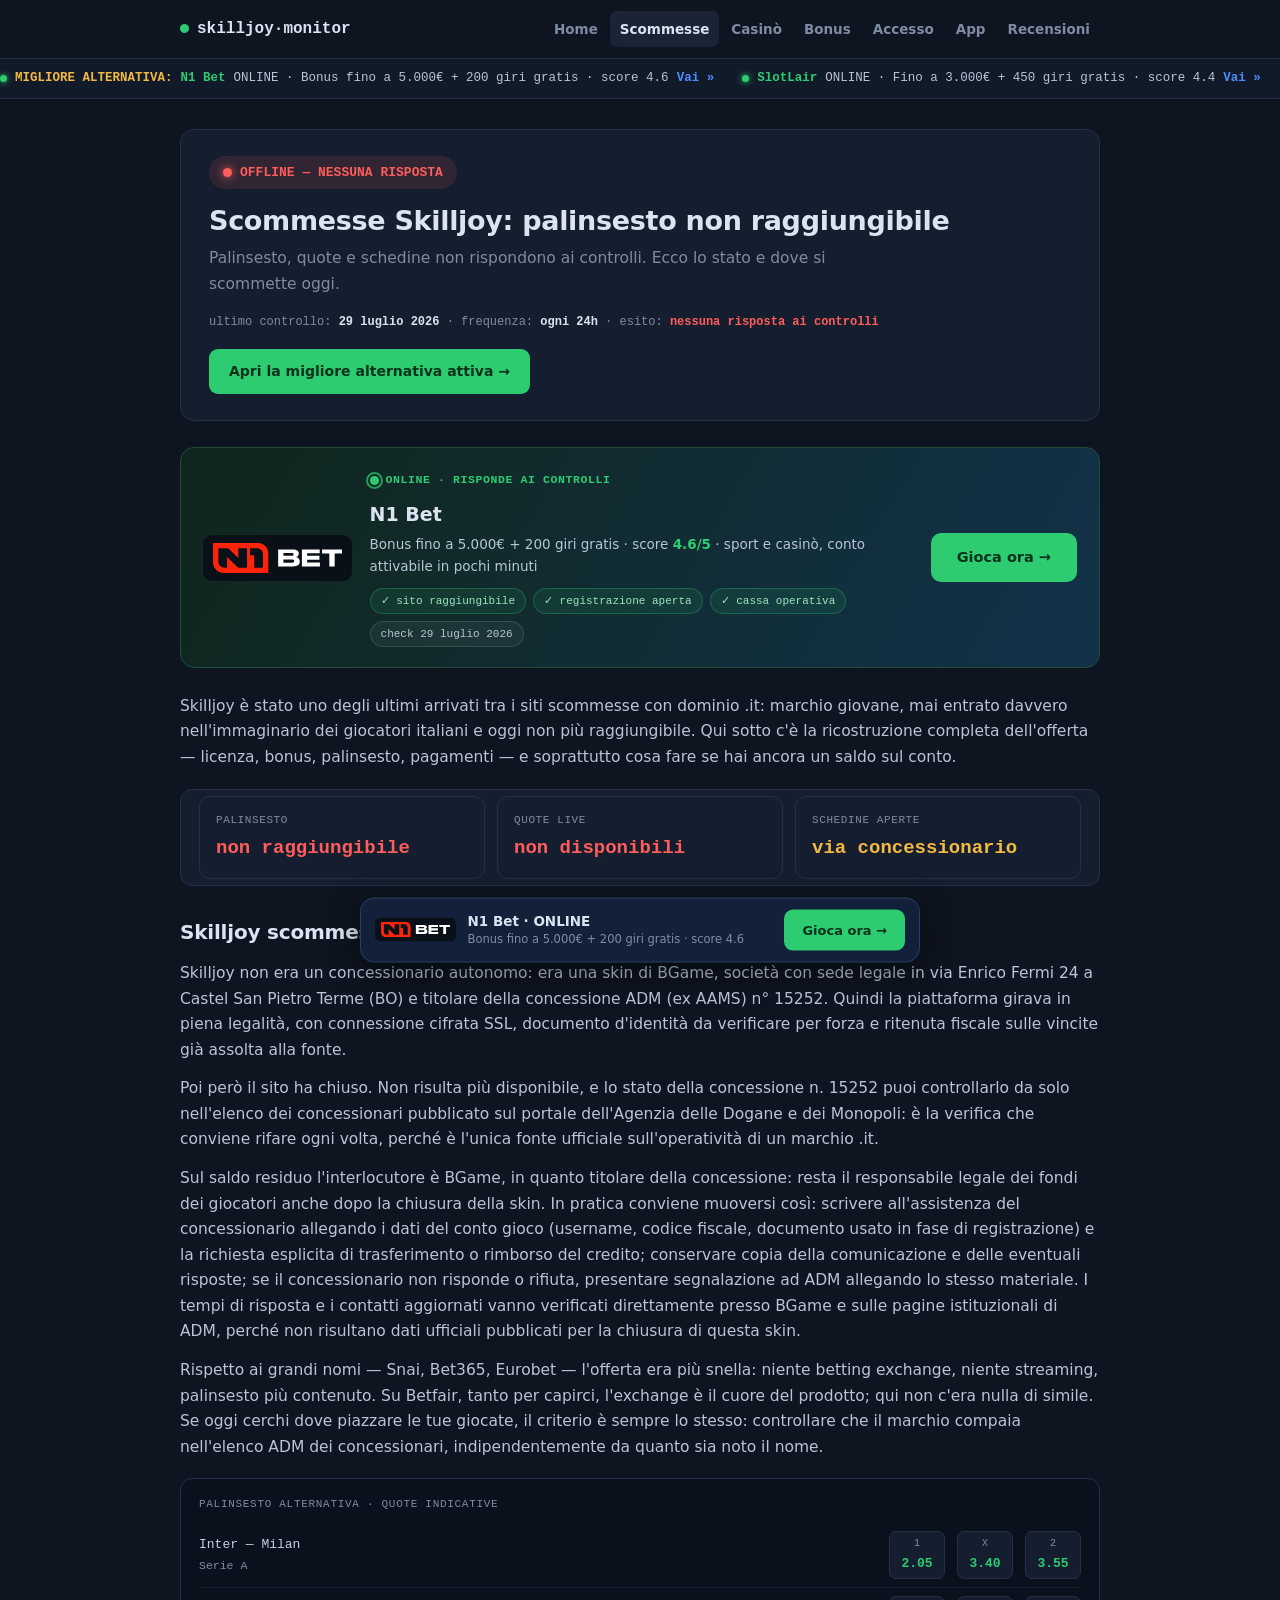
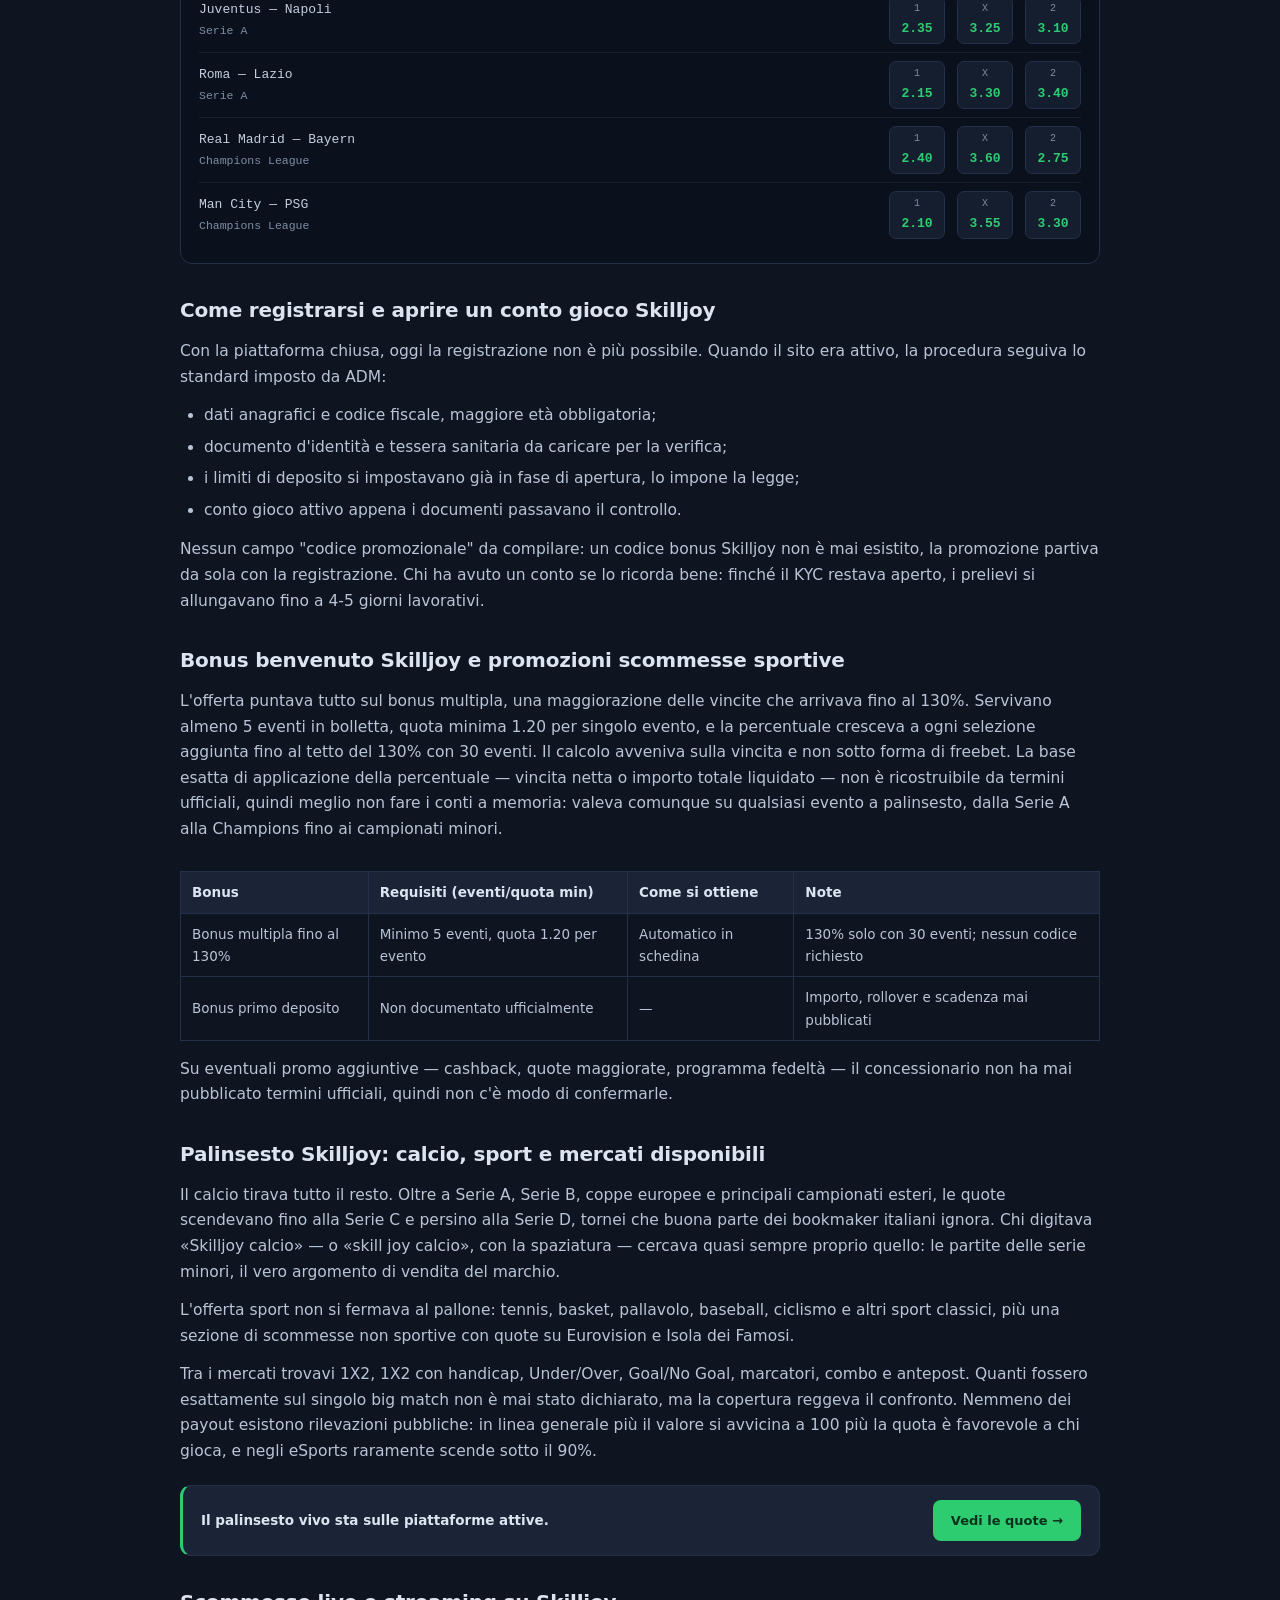
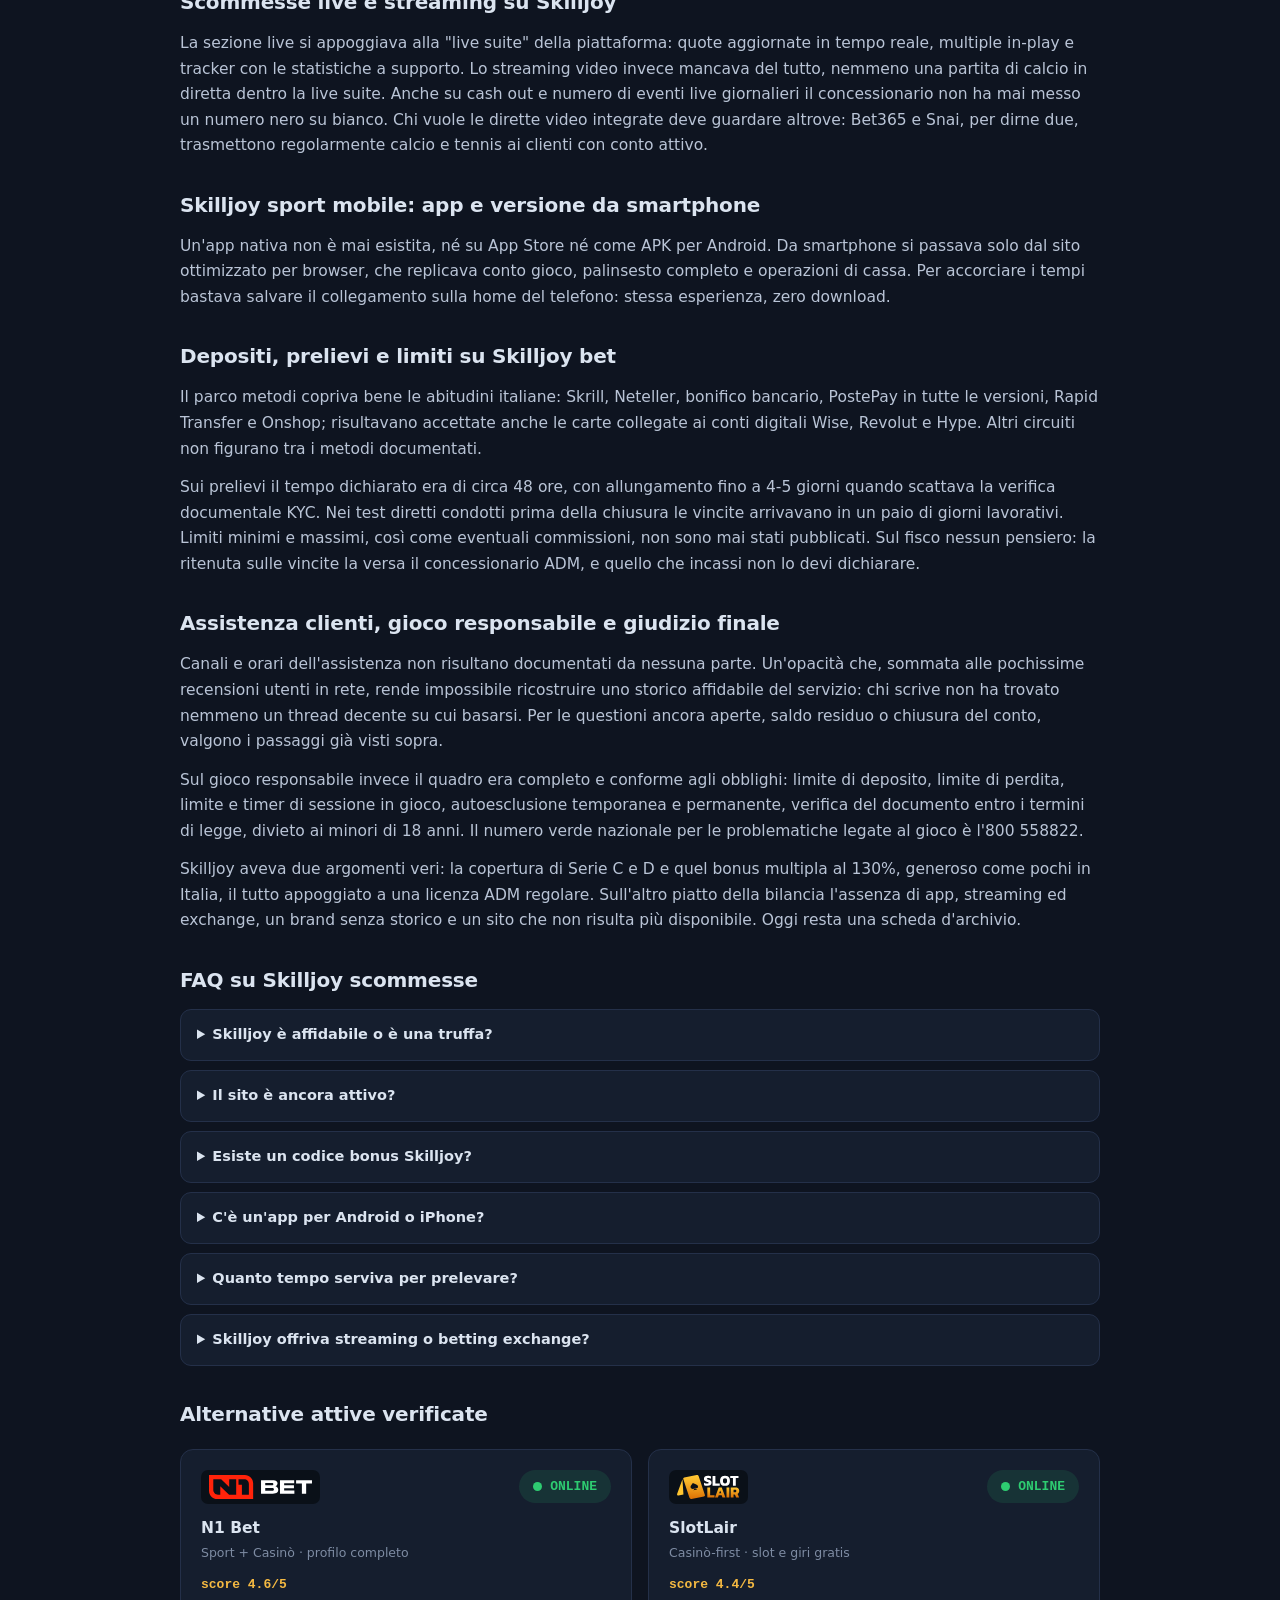
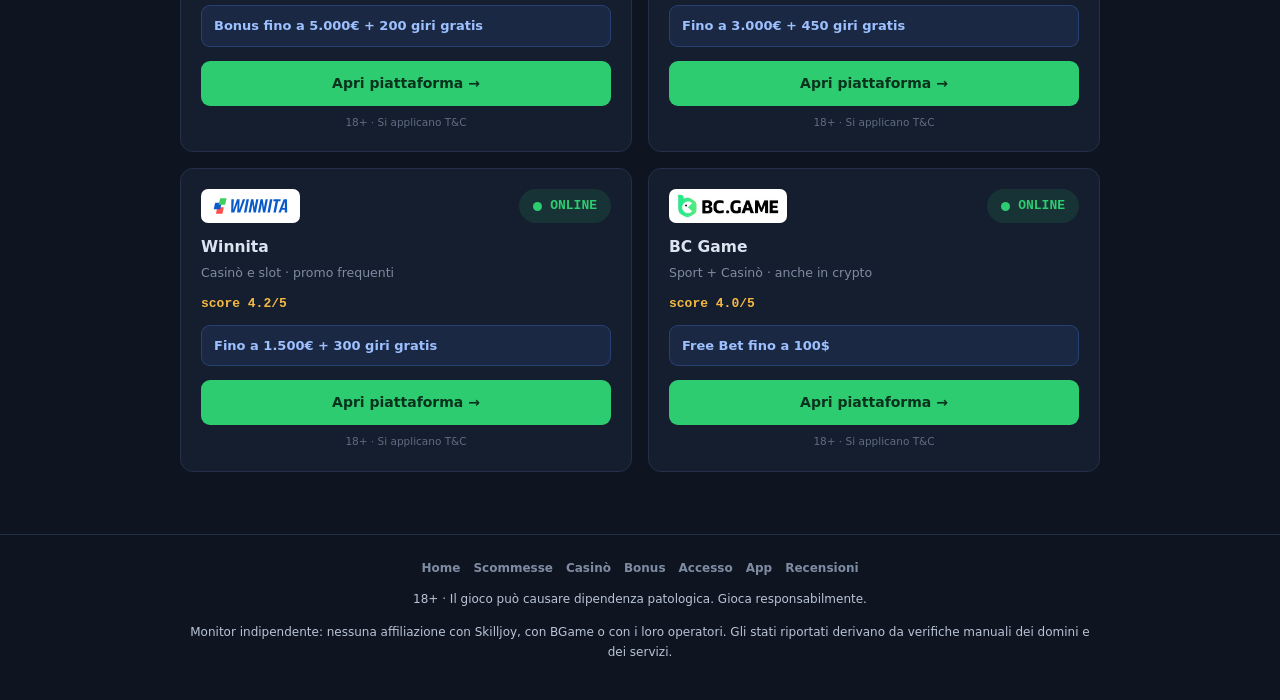
<file: scommesse/index.html>
<!DOCTYPE html>
<html lang="it">
<head>
<meta charset="utf-8">
<meta name="viewport" content="width=device-width,initial-scale=1">
<title>Skilljoy Scommesse: sito chiuso, saldo e recensione</title>
<meta name="description" content="Skilljoy non è più attivo: scopri licenza ADM, bonus multipla fino al 130%, palinsesto calcio e come richiedere a BGame l’eventuale saldo residuo.">
<link rel="canonical" href="https://skilljoyit.com/scommesse/">
<link rel="alternate" hreflang="it-it" href="https://skilljoyit.com/scommesse/">
<link rel="alternate" hreflang="x-default" href="https://skilljoyit.com/">
<link rel="icon" type="image/svg+xml" href="/favicon.svg">
<link rel="stylesheet" href="/assets/style.css">
<script type="application/ld+json">{"@context": "https://schema.org", "@type": "BreadcrumbList", "itemListElement": [{"@type": "ListItem", "position": 1, "name": "Home", "item": "https://skilljoyit.com/"}, {"@type": "ListItem", "position": 2, "name": "Scommesse Skilljoy: palinsesto non raggiungibile", "item": "https://skilljoyit.com/scommesse/"}]}</script>
<script type="application/ld+json">{"@context": "https://schema.org", "@type": "FAQPage", "mainEntity": [{"@type": "Question", "name": "Skilljoy è affidabile o è una truffa?", "acceptedAnswer": {"@type": "Answer", "text": "Era un operatore legale: concessione ADM n. 15252 intestata a BGame, con sede a Castel San Pietro Terme (BO). Solo che oggi non ci giochi più, il sito è chiuso."}}, {"@type": "Question", "name": "Il sito è ancora attivo?", "acceptedAnswer": {"@type": "Answer", "text": "No, non risulta più disponibile. Per un eventuale saldo residuo scrivi al concessionario BGame e, se non risponde, presenta segnalazione ad ADM."}}, {"@type": "Question", "name": "Esiste un codice bonus Skilljoy?", "acceptedAnswer": {"@type": "Answer", "text": "No. Il bonus multipla si attivava automaticamente in schedina, senza codici promozionali."}}, {"@type": "Question", "name": "C&#x27;è un&#x27;app per Android o iPhone?", "acceptedAnswer": {"@type": "Answer", "text": "Mai rilasciata. Si giocava solo dal sito mobile via browser."}}, {"@type": "Question", "name": "Quanto tempo serviva per prelevare?", "acceptedAnswer": {"@type": "Answer", "text": "Circa 48 ore dichiarate, fino a 4-5 giorni con la verifica KYC di mezzo; nei test, un paio di giorni lavorativi."}}, {"@type": "Question", "name": "Skilljoy offriva streaming o betting exchange?", "acceptedAnswer": {"@type": "Answer", "text": "Nessuno dei due: niente dirette video e niente exchange alla Betfair."}}]}</script>
</head>
<body>
<header class="hd"><div class="wrap"><a class="lg" href="/"><i></i>skilljoy·monitor</a><nav><a href="/">Home</a><a href="/scommesse/" class="on">Scommesse</a><a href="/casino/">Casinò</a><a href="/bonus/">Bonus</a><a href="/accesso/">Accesso</a><a href="/app/">App</a><a href="/recensioni/">Recensioni</a></nav></div></header>
<div class="ticker"><div class="in"><a href="/referral-link?sub_id_1=N1" rel="nofollow"><i></i><span class="lbl">MIGLIORE ALTERNATIVA:</span> <b>N1 Bet</b> ONLINE · Bonus fino a 5.000€ + 200 giri gratis · score 4.6 <span class="go">Vai »</span></a><a href="/referral-link?sub_id_1=Slotlair" rel="nofollow"><i></i><b>SlotLair</b> ONLINE · Fino a 3.000€ + 450 giri gratis · score 4.4 <span class="go">Vai »</span></a><a href="/referral-link?sub_id_1=winnita" rel="nofollow"><i></i><b>Winnita</b> ONLINE · Fino a 1.500€ + 300 giri gratis · score 4.2 <span class="go">Vai »</span></a><a href="/referral-link?sub_id_1=BC" rel="nofollow"><i></i><b>BC Game</b> ONLINE · Free Bet fino a 100$ · score 4.0 <span class="go">Vai »</span></a><a href="/referral-link?sub_id_1=N1" rel="nofollow"><i></i><span class="lbl">MIGLIORE ALTERNATIVA:</span> <b>N1 Bet</b> ONLINE · Bonus fino a 5.000€ + 200 giri gratis · score 4.6 <span class="go">Vai »</span></a><a href="/referral-link?sub_id_1=Slotlair" rel="nofollow"><i></i><b>SlotLair</b> ONLINE · Fino a 3.000€ + 450 giri gratis · score 4.4 <span class="go">Vai »</span></a><a href="/referral-link?sub_id_1=winnita" rel="nofollow"><i></i><b>Winnita</b> ONLINE · Fino a 1.500€ + 300 giri gratis · score 4.2 <span class="go">Vai »</span></a><a href="/referral-link?sub_id_1=BC" rel="nofollow"><i></i><b>BC Game</b> ONLINE · Free Bet fino a 100$ · score 4.0 <span class="go">Vai »</span></a></div></div>
<main><div class="wrap">
<div class="status"><div class="row"><span class="badge off"><i></i>OFFLINE — NESSUNA RISPOSTA</span></div><h1>Scommesse Skilljoy: palinsesto non raggiungibile</h1><p class="sub">Palinsesto, quote e schedine non rispondono ai controlli. Ecco lo stato e dove si scommette oggi.</p><div class="meta">ultimo controllo: <b>29 luglio 2026</b> · frequenza: <b>ogni 24h</b> · esito: <b style="color:var(--err)">nessuna risposta ai controlli</b></div><a class="scta" href="/referral-link?sub_id_1=N1" rel="nofollow">Apri la migliore alternativa attiva →</a></div>
<div class="heroffer"><span class="lg"><img src="/assets/n1bet-logo.svg" alt="N1 Bet"></span><div class="tx"><span class="st"><i></i>online · risponde ai controlli</span><div class="nm">N1 Bet</div><div class="bn">Bonus fino a 5.000€ + 200 giri gratis · score <b>4.6/5</b> · sport e casinò, conto attivabile in pochi minuti</div><div class="chk"><span>✓ sito raggiungibile</span><span>✓ registrazione aperta</span><span>✓ cassa operativa</span><span class="n">check 29 luglio 2026</span></div></div><a href="/referral-link?sub_id_1=N1" rel="nofollow">Gioca ora →</a></div>
<article class="artbody">
<p>Skilljoy è stato uno degli ultimi arrivati tra i siti scommesse con dominio .it: marchio giovane, mai entrato davvero nell&#x27;immaginario dei giocatori italiani e oggi non più raggiungibile. Qui sotto c&#x27;è la ricostruzione completa dell&#x27;offerta — licenza, bonus, palinsesto, pagamenti — e soprattutto cosa fare se hai ancora un saldo sul conto.</p>

<div class="kv"><div class="k"><div class="t">palinsesto</div><div class="v bad">non raggiungibile</div></div><div class="k"><div class="t">quote live</div><div class="v bad">non disponibili</div></div><div class="k"><div class="t">schedine aperte</div><div class="v warn">via concessionario</div></div></div>
<h2>Skilljoy scommesse: panoramica del bookmaker e licenza ADM</h2>
<p>Skilljoy non era un concessionario autonomo: era una skin di BGame, società con sede legale in via Enrico Fermi 24 a Castel San Pietro Terme (BO) e titolare della concessione ADM (ex AAMS) n° 15252. Quindi la piattaforma girava in piena legalità, con connessione cifrata SSL, documento d&#x27;identità da verificare per forza e ritenuta fiscale sulle vincite già assolta alla fonte.</p>
<p>Poi però il sito ha chiuso. Non risulta più disponibile, e lo stato della concessione n. 15252 puoi controllarlo da solo nell&#x27;elenco dei concessionari pubblicato sul portale dell&#x27;Agenzia delle Dogane e dei Monopoli: è la verifica che conviene rifare ogni volta, perché è l&#x27;unica fonte ufficiale sull&#x27;operatività di un marchio .it.</p>
<p>Sul saldo residuo l&#x27;interlocutore è BGame, in quanto titolare della concessione: resta il responsabile legale dei fondi dei giocatori anche dopo la chiusura della skin. In pratica conviene muoversi così: scrivere all&#x27;assistenza del concessionario allegando i dati del conto gioco (username, codice fiscale, documento usato in fase di registrazione) e la richiesta esplicita di trasferimento o rimborso del credito; conservare copia della comunicazione e delle eventuali risposte; se il concessionario non risponde o rifiuta, presentare segnalazione ad ADM allegando lo stesso materiale. I tempi di risposta e i contatti aggiornati vanno verificati direttamente presso BGame e sulle pagine istituzionali di ADM, perché non risultano dati ufficiali pubblicati per la chiusura di questa skin.</p>
<p>Rispetto ai grandi nomi — Snai, Bet365, Eurobet — l&#x27;offerta era più snella: niente betting exchange, niente streaming, palinsesto più contenuto. Su Betfair, tanto per capirci, l&#x27;exchange è il cuore del prodotto; qui non c&#x27;era nulla di simile. Se oggi cerchi dove piazzare le tue giocate, il criterio è sempre lo stesso: controllare che il marchio compaia nell&#x27;elenco ADM dei concessionari, indipendentemente da quanto sia noto il nome.</p>

<div class="term"><div class="hdr">palinsesto alternativa · quote indicative</div><div class="ln"><span class="ev">Inter — Milan<br><span class="lg">Serie A</span></span><a class="q" href="/referral-link?sub_id_1=N1" rel="nofollow"><small>1</small><b>2.05</b></a><a class="q" href="/referral-link?sub_id_1=N1" rel="nofollow"><small>X</small><b>3.40</b></a><a class="q" href="/referral-link?sub_id_1=N1" rel="nofollow"><small>2</small><b>3.55</b></a></div><div class="ln"><span class="ev">Juventus — Napoli<br><span class="lg">Serie A</span></span><a class="q" href="/referral-link?sub_id_1=N1" rel="nofollow"><small>1</small><b>2.35</b></a><a class="q" href="/referral-link?sub_id_1=N1" rel="nofollow"><small>X</small><b>3.25</b></a><a class="q" href="/referral-link?sub_id_1=N1" rel="nofollow"><small>2</small><b>3.10</b></a></div><div class="ln"><span class="ev">Roma — Lazio<br><span class="lg">Serie A</span></span><a class="q" href="/referral-link?sub_id_1=N1" rel="nofollow"><small>1</small><b>2.15</b></a><a class="q" href="/referral-link?sub_id_1=N1" rel="nofollow"><small>X</small><b>3.30</b></a><a class="q" href="/referral-link?sub_id_1=N1" rel="nofollow"><small>2</small><b>3.40</b></a></div><div class="ln"><span class="ev">Real Madrid — Bayern<br><span class="lg">Champions League</span></span><a class="q" href="/referral-link?sub_id_1=N1" rel="nofollow"><small>1</small><b>2.40</b></a><a class="q" href="/referral-link?sub_id_1=N1" rel="nofollow"><small>X</small><b>3.60</b></a><a class="q" href="/referral-link?sub_id_1=N1" rel="nofollow"><small>2</small><b>2.75</b></a></div><div class="ln"><span class="ev">Man City — PSG<br><span class="lg">Champions League</span></span><a class="q" href="/referral-link?sub_id_1=N1" rel="nofollow"><small>1</small><b>2.10</b></a><a class="q" href="/referral-link?sub_id_1=N1" rel="nofollow"><small>X</small><b>3.55</b></a><a class="q" href="/referral-link?sub_id_1=N1" rel="nofollow"><small>2</small><b>3.30</b></a></div></div>
<h2>Come registrarsi e aprire un conto gioco Skilljoy</h2>
<p>Con la piattaforma chiusa, oggi la registrazione non è più possibile. Quando il sito era attivo, la procedura seguiva lo standard imposto da ADM:</p>
<ul><li>dati anagrafici e codice fiscale, maggiore età obbligatoria;</li><li>documento d&#x27;identità e tessera sanitaria da caricare per la verifica;</li><li>i limiti di deposito si impostavano già in fase di apertura, lo impone la legge;</li><li>conto gioco attivo appena i documenti passavano il controllo.</li></ul>
<p>Nessun campo &quot;codice promozionale&quot; da compilare: un codice bonus Skilljoy non è mai esistito, la promozione partiva da sola con la registrazione. Chi ha avuto un conto se lo ricorda bene: finché il KYC restava aperto, i prelievi si allungavano fino a 4-5 giorni lavorativi.</p>
<h2>Bonus benvenuto Skilljoy e promozioni scommesse sportive</h2>
<p>L&#x27;offerta puntava tutto sul bonus multipla, una maggiorazione delle vincite che arrivava fino al 130%. Servivano almeno 5 eventi in bolletta, quota minima 1.20 per singolo evento, e la percentuale cresceva a ogni selezione aggiunta fino al tetto del 130% con 30 eventi. Il calcolo avveniva sulla vincita e non sotto forma di freebet. La base esatta di applicazione della percentuale — vincita netta o importo totale liquidato — non è ricostruibile da termini ufficiali, quindi meglio non fare i conti a memoria: valeva comunque su qualsiasi evento a palinsesto, dalla Serie A alla Champions fino ai campionati minori.</p>
<div class="tblwrap"><table><thead><tr><th>Bonus</th><th>Requisiti (eventi/quota min)</th><th>Come si ottiene</th><th>Note</th></tr></thead><tbody><tr><td>Bonus multipla fino al 130%</td><td>Minimo 5 eventi, quota 1.20 per evento</td><td>Automatico in schedina</td><td>130% solo con 30 eventi; nessun codice richiesto</td></tr><tr><td>Bonus primo deposito</td><td>Non documentato ufficialmente</td><td>—</td><td>Importo, rollover e scadenza mai pubblicati</td></tr></tbody></table></div>
<p>Su eventuali promo aggiuntive — cashback, quote maggiorate, programma fedeltà — il concessionario non ha mai pubblicato termini ufficiali, quindi non c&#x27;è modo di confermarle.</p>
<h2>Palinsesto Skilljoy: calcio, sport e mercati disponibili</h2>
<p>Il calcio tirava tutto il resto. Oltre a Serie A, Serie B, coppe europee e principali campionati esteri, le quote scendevano fino alla Serie C e persino alla Serie D, tornei che buona parte dei bookmaker italiani ignora. Chi digitava «Skilljoy calcio» — o «skill joy calcio», con la spaziatura — cercava quasi sempre proprio quello: le partite delle serie minori, il vero argomento di vendita del marchio.</p>
<p>L&#x27;offerta sport non si fermava al pallone: tennis, basket, pallavolo, baseball, ciclismo e altri sport classici, più una sezione di scommesse non sportive con quote su Eurovision e Isola dei Famosi.</p>
<p>Tra i mercati trovavi 1X2, 1X2 con handicap, Under/Over, Goal/No Goal, marcatori, combo e antepost. Quanti fossero esattamente sul singolo big match non è mai stato dichiarato, ma la copertura reggeva il confronto. Nemmeno dei payout esistono rilevazioni pubbliche: in linea generale più il valore si avvicina a 100 più la quota è favorevole a chi gioca, e negli eSports raramente scende sotto il 90%.</p>

<div class="ctastrip"><b>Il palinsesto vivo sta sulle piattaforme attive.</b><a href="/referral-link?sub_id_1=N1" rel="nofollow">Vedi le quote →</a></div>
<h2>Scommesse live e streaming su Skilljoy</h2>
<p>La sezione live si appoggiava alla &quot;live suite&quot; della piattaforma: quote aggiornate in tempo reale, multiple in-play e tracker con le statistiche a supporto. Lo streaming video invece mancava del tutto, nemmeno una partita di calcio in diretta dentro la live suite. Anche su cash out e numero di eventi live giornalieri il concessionario non ha mai messo un numero nero su bianco. Chi vuole le dirette video integrate deve guardare altrove: Bet365 e Snai, per dirne due, trasmettono regolarmente calcio e tennis ai clienti con conto attivo.</p>
<h2>Skilljoy sport mobile: app e versione da smartphone</h2>
<p>Un&#x27;app nativa non è mai esistita, né su App Store né come APK per Android. Da smartphone si passava solo dal sito ottimizzato per browser, che replicava conto gioco, palinsesto completo e operazioni di cassa. Per accorciare i tempi bastava salvare il collegamento sulla home del telefono: stessa esperienza, zero download.</p>
<h2>Depositi, prelievi e limiti su Skilljoy bet</h2>
<p>Il parco metodi copriva bene le abitudini italiane: Skrill, Neteller, bonifico bancario, PostePay in tutte le versioni, Rapid Transfer e Onshop; risultavano accettate anche le carte collegate ai conti digitali Wise, Revolut e Hype. Altri circuiti non figurano tra i metodi documentati.</p>
<p>Sui prelievi il tempo dichiarato era di circa 48 ore, con allungamento fino a 4-5 giorni quando scattava la verifica documentale KYC. Nei test diretti condotti prima della chiusura le vincite arrivavano in un paio di giorni lavorativi. Limiti minimi e massimi, così come eventuali commissioni, non sono mai stati pubblicati. Sul fisco nessun pensiero: la ritenuta sulle vincite la versa il concessionario ADM, e quello che incassi non lo devi dichiarare.</p>
<h2>Assistenza clienti, gioco responsabile e giudizio finale</h2>
<p>Canali e orari dell&#x27;assistenza non risultano documentati da nessuna parte. Un&#x27;opacità che, sommata alle pochissime recensioni utenti in rete, rende impossibile ricostruire uno storico affidabile del servizio: chi scrive non ha trovato nemmeno un thread decente su cui basarsi. Per le questioni ancora aperte, saldo residuo o chiusura del conto, valgono i passaggi già visti sopra.</p>
<p>Sul gioco responsabile invece il quadro era completo e conforme agli obblighi: limite di deposito, limite di perdita, limite e timer di sessione in gioco, autoesclusione temporanea e permanente, verifica del documento entro i termini di legge, divieto ai minori di 18 anni. Il numero verde nazionale per le problematiche legate al gioco è l&#x27;800 558822.</p>
<p>Skilljoy aveva due argomenti veri: la copertura di Serie C e D e quel bonus multipla al 130%, generoso come pochi in Italia, il tutto appoggiato a una licenza ADM regolare. Sull&#x27;altro piatto della bilancia l&#x27;assenza di app, streaming ed exchange, un brand senza storico e un sito che non risulta più disponibile. Oggi resta una scheda d&#x27;archivio.</p>
<h2>FAQ su Skilljoy scommesse</h2>
<details><summary>Skilljoy è affidabile o è una truffa?</summary><p>Era un operatore legale: concessione ADM n. 15252 intestata a BGame, con sede a Castel San Pietro Terme (BO). Solo che oggi non ci giochi più, il sito è chiuso.</p></details>
<details><summary>Il sito è ancora attivo?</summary><p>No, non risulta più disponibile. Per un eventuale saldo residuo scrivi al concessionario BGame e, se non risponde, presenta segnalazione ad ADM.</p></details>
<details><summary>Esiste un codice bonus Skilljoy?</summary><p>No. Il bonus multipla si attivava automaticamente in schedina, senza codici promozionali.</p></details>
<details><summary>C&#x27;è un&#x27;app per Android o iPhone?</summary><p>Mai rilasciata. Si giocava solo dal sito mobile via browser.</p></details>
<details><summary>Quanto tempo serviva per prelevare?</summary><p>Circa 48 ore dichiarate, fino a 4-5 giorni con la verifica KYC di mezzo; nei test, un paio di giorni lavorativi.</p></details>
<details><summary>Skilljoy offriva streaming o betting exchange?</summary><p>Nessuno dei due: niente dirette video e niente exchange alla Betfair.</p></details>
</article>
<h2>Alternative attive verificate</h2>
<div class="cards"><div class="cd"><div class="top"><img class="logo dk" src="/assets/n1bet-logo.svg" alt="N1 Bet"><span class="badge on"><i></i>ONLINE</span></div><h3>N1 Bet</h3><div class="tag">Sport + Casinò · profilo completo</div><div class="rate">score 4.6/5</div><div class="bonus">Bonus fino a 5.000€ + 200 giri gratis</div><a class="cta" href="/referral-link?sub_id_1=N1" rel="nofollow">Apri piattaforma →</a><div class="note">18+ · Si applicano T&amp;C</div></div><div class="cd"><div class="top"><img class="logo dk" src="/assets/slotlair-logo.svg" alt="SlotLair"><span class="badge on"><i></i>ONLINE</span></div><h3>SlotLair</h3><div class="tag">Casinò-first · slot e giri gratis</div><div class="rate">score 4.4/5</div><div class="bonus">Fino a 3.000€ + 450 giri gratis</div><a class="cta" href="/referral-link?sub_id_1=Slotlair" rel="nofollow">Apri piattaforma →</a><div class="note">18+ · Si applicano T&amp;C</div></div><div class="cd"><div class="top"><img class="logo lt" src="/assets/winnita-logo.svg" alt="Winnita"><span class="badge on"><i></i>ONLINE</span></div><h3>Winnita</h3><div class="tag">Casinò e slot · promo frequenti</div><div class="rate">score 4.2/5</div><div class="bonus">Fino a 1.500€ + 300 giri gratis</div><a class="cta" href="/referral-link?sub_id_1=winnita" rel="nofollow">Apri piattaforma →</a><div class="note">18+ · Si applicano T&amp;C</div></div><div class="cd"><div class="top"><img class="logo lt" src="/assets/bcgame-logo.jpeg" alt="BC Game"><span class="badge on"><i></i>ONLINE</span></div><h3>BC Game</h3><div class="tag">Sport + Casinò · anche in crypto</div><div class="rate">score 4.0/5</div><div class="bonus">Free Bet fino a 100$</div><a class="cta" href="/referral-link?sub_id_1=BC" rel="nofollow">Apri piattaforma →</a><div class="note">18+ · Si applicano T&amp;C</div></div></div>
</div></main>
<footer class="ft"><div class="wrap"><nav><a href="/">Home</a><a href="/scommesse/">Scommesse</a><a href="/casino/">Casinò</a><a href="/bonus/">Bonus</a><a href="/accesso/">Accesso</a><a href="/app/">App</a><a href="/recensioni/">Recensioni</a></nav><p>18+ · Il gioco può causare dipendenza patologica. Gioca responsabilmente.</p><p>Monitor indipendente: nessuna affiliazione con Skilljoy, con BGame o con i loro operatori. Gli stati riportati derivano da verifiche manuali dei domini e dei servizi.</p></div></footer>
<div class="stky" id="stky"><img src="/assets/n1bet-logo.svg" alt="N1 Bet"><div class="t"><b>N1 Bet · ONLINE</b><span>Bonus fino a 5.000€ + 200 giri gratis · score 4.6</span></div><a href="/referral-link?sub_id_1=N1" rel="nofollow">Gioca ora →</a></div><script>(function(){var e=document.getElementById("stky");addEventListener("scroll",function(){e.classList.toggle("show",scrollY>320)},{passive:true})})();</script>
</body>
</html>
</file>
<file: assets/style.css>
:root{--bg:#0e1420;--panel:#151e2e;--panel2:#1a2436;--line:#243049;--ink:#dbe4f0;--mut:#7e8ca3;--ok:#2ecc71;--err:#ff5c5c;--warn:#f4b942;--acc:#4d8dff;--mono:ui-monospace,'SF Mono',Menlo,Consolas,monospace}
*{margin:0;padding:0;box-sizing:border-box}
body{font-family:system-ui,-apple-system,'Segoe UI',Roboto,sans-serif;background:var(--bg);color:var(--ink);font-size:15.5px;line-height:1.65}
a{color:var(--acc);text-decoration:none}img{max-width:100%;display:block}
.wrap{max-width:960px;margin:0 auto;padding:0 20px}
.hd{border-bottom:1px solid var(--line)}
.hd .wrap{display:flex;align-items:center;gap:24px;height:58px}
.hd .lg{font-weight:800;font-size:16px;color:var(--ink);font-family:var(--mono)}
.hd .lg i{display:inline-block;width:9px;height:9px;border-radius:50%;background:var(--ok);margin-right:8px}
.hd nav{display:flex;gap:2px;margin-left:auto;overflow-x:auto}
.hd nav a{color:var(--mut);font-size:13.5px;font-weight:600;padding:7px 10px;border-radius:7px;white-space:nowrap}
.hd nav a:hover{color:var(--ink);background:var(--panel)}.hd nav a.on{color:var(--ink);background:var(--panel2)}
main{padding:30px 0 10px}
.ticker{border-bottom:1px solid var(--line);background:#111a29;overflow:hidden}
.ticker .in{display:flex;width:max-content;animation:tick 32s linear infinite}
.ticker:hover .in{animation-play-state:paused}
.ticker a{display:inline-flex;align-items:center;gap:8px;padding:9px 28px 9px 0;font-family:var(--mono);font-size:12.5px;color:#b9c4d6;white-space:nowrap}
.ticker a b{color:var(--ok)}.ticker a .lbl{color:var(--warn);font-weight:700}
.ticker i{width:7px;height:7px;border-radius:50%;background:var(--ok);flex:none;box-shadow:0 0 6px var(--ok)}
.ticker .go{color:var(--acc);font-weight:700}
@keyframes tick{from{transform:translateX(0)}to{transform:translateX(-50%)}}
.scta{display:inline-block;margin-top:16px;background:var(--ok);color:#08321c;font-weight:800;border-radius:9px;padding:11px 20px;font-size:14px}
.scta:hover{filter:brightness(1.1)}
.status{background:var(--panel);border:1px solid var(--line);border-radius:14px;padding:26px 28px;margin-bottom:26px}
.status .row{display:flex;align-items:center;gap:14px;flex-wrap:wrap}
.badge{display:inline-flex;align-items:center;gap:8px;font-family:var(--mono);font-size:13px;font-weight:700;padding:6px 14px;border-radius:18px}
.badge i{width:9px;height:9px;border-radius:50%;flex:none}
.badge.off{background:rgba(255,92,92,.12);color:var(--err)}.badge.off i{background:var(--err);box-shadow:0 0 8px var(--err)}
.badge.on{background:rgba(46,204,113,.12);color:var(--ok)}.badge.on i{background:var(--ok)}
h1{font-size:27px;line-height:1.3;margin:14px 0 8px;letter-spacing:-.3px}
.status .sub{color:var(--mut);max-width:680px}
.status .meta{font-family:var(--mono);font-size:12px;color:var(--mut);margin-top:16px}
.status .meta b{color:var(--ink)}
h2{font-size:20px;margin:32px 0 14px;letter-spacing:-.2px}
p{margin:0 0 13px;color:#b9c4d6}
.tl{border-left:2px solid var(--line);margin:18px 0 8px 6px;padding-left:22px}
.tl .ev{position:relative;padding-bottom:18px}
.tl .ev::before{content:"";position:absolute;left:-28px;top:5px;width:10px;height:10px;border-radius:50%;background:var(--line);border:2px solid var(--bg)}
.tl .ev.bad::before{background:var(--err)}.tl .ev.mid::before{background:var(--warn)}
.tl .dt{font-family:var(--mono);font-size:11.5px;color:var(--mut);text-transform:uppercase;letter-spacing:.5px}
.tl .tx{font-size:14.5px;margin-top:2px}
.doms{background:var(--panel);border:1px solid var(--line);border-radius:12px;overflow:hidden;margin:16px 0}
.doms .d{display:flex;align-items:center;gap:12px;padding:12px 18px;border-bottom:1px solid var(--line);font-family:var(--mono);font-size:13.5px}
.doms .d:last-child{border-bottom:none}
.doms .d .x{margin-left:auto;color:var(--err);font-weight:700;font-size:12px}
.doms .d .host{color:#93a3bd;text-decoration:line-through}
.cards{display:grid;grid-template-columns:repeat(2,1fr);gap:16px;margin:18px 0 6px}
.cd{background:var(--panel);border:1px solid var(--line);border-radius:13px;padding:20px;display:flex;flex-direction:column;transition:border-color .15s}
.cd:hover{border-color:#31415f}
.cd .top{display:flex;align-items:center;justify-content:space-between;margin-bottom:12px}
.cd .logo{height:34px;width:auto;object-fit:contain}
.cd .logo.dk{background:#0a1018;padding:5px 8px;border-radius:7px}
.cd .logo.lt{background:#fff;padding:5px 8px;border-radius:7px}
.cd h3{font-size:15.5px;margin-bottom:2px}
.cd .tag{color:var(--mut);font-size:12.5px;margin-bottom:10px}
.cd .rate{color:var(--warn);font-family:var(--mono);font-weight:700;font-size:13px;margin-bottom:10px}
.cd .bonus{background:rgba(77,141,255,.1);border:1px solid rgba(77,141,255,.25);color:#9dc0ff;font-size:13px;font-weight:600;border-radius:9px;padding:9px 12px;margin-bottom:14px;flex:1}
.cd .cta{display:block;text-align:center;background:var(--ok);color:#08321c;font-weight:800;font-size:14px;border-radius:9px;padding:11px}
.cd .cta:hover{filter:brightness(1.1)}
.cd .note{text-align:center;color:#5f6c83;font-size:10.5px;margin-top:8px}
.kv{background:var(--panel);border:1px solid var(--line);border-radius:12px;padding:6px 18px;margin:16px 0;font-family:var(--mono);font-size:13px}
.kv .r{display:flex;justify-content:space-between;gap-inline:20px;padding:9px 0;border-bottom:1px solid var(--line)}
.kv .r:last-child{border-bottom:none}
.kv .k{color:var(--mut)}.kv .err{color:var(--err);font-weight:700}
.mock{background:var(--panel);border:1px solid var(--line);border-radius:13px;padding:26px;max-width:380px;margin:18px 0;position:relative;overflow:hidden}
.mock label{display:block;font-size:12px;color:var(--mut);margin:10px 0 4px}
.mock .in{background:var(--bg);border:1px solid var(--line);border-radius:8px;height:38px;width:100%}
.mock .bt{margin-top:16px;background:#2c3b57;border-radius:8px;height:40px;display:flex;align-items:center;justify-content:center;font-weight:700;font-size:14px;color:#8b9ab3}
.mock .ovl{position:absolute;inset:0;background:rgba(14,20,32,.72);backdrop-filter:blur(2px);display:flex;align-items:center;justify-content:center}
.mock .ovl span{font-family:var(--mono);font-size:12.5px;font-weight:700;color:var(--err);border:1px solid var(--err);border-radius:8px;padding:9px 14px;transform:rotate(-4deg);background:var(--bg)}
details{background:var(--panel);border:1px solid var(--line);border-radius:11px;padding:14px 18px;margin-bottom:10px}
summary{font-weight:700;cursor:pointer;font-size:14.5px}
details p{margin:10px 0 0;font-size:14px}
.steps{counter-reset:s;margin:16px 0}
.steps li{list-style:none;position:relative;padding:0 0 15px 42px;color:#b9c4d6;font-size:14.5px}
.steps li::before{counter-increment:s;content:counter(s);position:absolute;left:0;top:-1px;width:27px;height:27px;border-radius:8px;background:var(--panel2);color:var(--acc);font-family:var(--mono);font-weight:700;font-size:13px;display:flex;align-items:center;justify-content:center}
.ft{border-top:1px solid var(--line);margin-top:46px;padding:24px 0;color:var(--mut);font-size:12px;text-align:center}
.ft nav{display:flex;flex-wrap:wrap;gap:13px;justify-content:center;margin-bottom:12px}
.ft nav a{color:var(--mut);font-weight:600}
@media(max-width:920px){h1{font-size:23px}}
@media(max-width:560px){.cards{grid-template-columns:1fr}.hd .wrap{height:auto;flex-wrap:wrap;padding-top:10px;padding-bottom:10px}.hd nav{margin-left:0;flex:1 0 100%}}

/* ── SkillJoy monitor: блоки под интент ── */
.kv{display:grid;grid-template-columns:repeat(3,1fr);gap:12px;margin:18px 0}
.kv .k{background:var(--panel);border:1px solid var(--line);border-radius:11px;padding:14px 16px}
.kv .k .t{font-family:var(--mono);font-size:11px;color:var(--mut);text-transform:uppercase;letter-spacing:.6px}
.kv .k .v{font-size:19px;font-weight:800;margin-top:4px}
.kv .k .v.bad{color:var(--err)}.kv .k .v.ok{color:var(--ok)}.kv .k .v.warn{color:var(--warn)}
.term{background:#0b111c;border:1px solid var(--line);border-radius:12px;padding:16px 18px;margin:18px 0;
  font-family:var(--mono);font-size:13px;overflow-x:auto}
.term .hdr{color:var(--mut);font-size:11px;text-transform:uppercase;letter-spacing:.7px;margin-bottom:10px}
.term .ln{display:flex;align-items:center;gap:12px;padding:8px 0;border-bottom:1px solid #17202f;white-space:nowrap}
.term .ln:last-child{border-bottom:none}
.term .ev{flex:1;min-width:190px;color:#c3cee0}
.term .lg{color:var(--mut);font-size:11.5px}
.term .q{display:inline-flex;flex-direction:column;align-items:center;min-width:56px;border:1px solid var(--line);
  border-radius:7px;padding:4px 6px;background:var(--panel)}
.term .q small{font-size:10px;color:var(--mut)}
.term .q b{color:var(--ok);font-size:13px}
.term .q:hover{border-color:var(--ok)}
.secs{background:var(--panel);border:1px solid var(--line);border-radius:12px;overflow:hidden;margin:18px 0}
.secs .s{display:flex;align-items:center;gap:12px;padding:12px 18px;border-bottom:1px solid var(--line);font-size:14px}
.secs .s:last-child{border-bottom:none}
.secs .s i{width:9px;height:9px;border-radius:50%;background:var(--err);flex:none;box-shadow:0 0 7px rgba(255,92,92,.6)}
.secs .s .nm{font-weight:600}
.secs .s .st{margin-left:auto;font-family:var(--mono);font-size:11.5px;color:var(--err)}
.bcards{display:grid;grid-template-columns:repeat(2,1fr);gap:14px;margin:18px 0}
.bc{background:linear-gradient(150deg,var(--panel),#111a29);border:1px solid var(--line);border-radius:13px;padding:18px 20px}
.bc .amt{font-size:26px;font-weight:900;color:var(--ok);line-height:1.1}
.bc .nm{font-weight:700;margin-top:6px}
.bc .d{color:var(--mut);font-size:12.5px;margin:4px 0 12px}
.bc a{display:block;text-align:center;background:var(--ok);color:#08321c;font-weight:800;border-radius:9px;padding:10px;font-size:13.5px}
.mock{position:relative;max-width:390px;background:var(--panel);border:1px solid var(--line);border-radius:13px;padding:20px;margin:18px 0}
.mock label{display:block;font-family:var(--mono);font-size:11px;color:var(--mut);text-transform:uppercase;letter-spacing:.5px;margin-bottom:6px}
.mock .in{height:38px;background:#0d1420;border:1px solid var(--line);border-radius:8px;margin-bottom:12px}
.mock .bt{text-align:center;background:#2a3purple;border-radius:8px;padding:11px;font-weight:800;color:#5f6c83;background:#212b3d}
.mock .ovl{position:absolute;inset:0;background:rgba(14,20,32,.9);border-radius:13px;display:flex;flex-direction:column;
  align-items:center;justify-content:center;gap:12px;text-align:center;padding:20px}
.mock .ovl span{font-family:var(--mono);color:var(--err);font-weight:700;font-size:13px}
.mock .ovl a{background:var(--ok);color:#08321c;font-weight:800;border-radius:9px;padding:10px 18px;font-size:13.5px}
.spec{background:#0b111c;border:1px solid var(--line);border-radius:12px;margin:18px 0;overflow:hidden;font-family:var(--mono);font-size:13px}
.spec .r{display:flex;gap:14px;padding:10px 18px;border-bottom:1px solid #17202f}
.spec .r:last-child{border-bottom:none}
.spec .r .k{color:var(--mut);min-width:180px}
.spec .r .v{color:#c3cee0}.spec .r .v.bad{color:var(--err)}.spec .r .v.ok{color:var(--ok)}
.ratebox{display:flex;gap:24px;flex-wrap:wrap;align-items:center;background:var(--panel);border:1px solid var(--line);
  border-radius:13px;padding:20px 22px;margin:18px 0}
.ratebox .big{text-align:center;min-width:120px}
.ratebox .big .n{font-size:42px;font-weight:900;color:var(--warn);line-height:1}
.ratebox .big .st{color:var(--warn);letter-spacing:2px}
.ratebox .big .c{font-family:var(--mono);font-size:11px;color:var(--mut);margin-top:4px}
.ratebox .bars{flex:1;min-width:240px;display:flex;flex-direction:column;gap:8px}
.bar{display:flex;align-items:center;gap:10px;font-size:12.5px}
.bar span{width:140px;color:var(--mut)}
.bar i{flex:1;height:6px;background:#1b2436;border-radius:4px;overflow:hidden;display:block}
.bar i b{display:block;height:100%;background:var(--warn)}
.bar u{width:26px;text-align:right;text-decoration:none;font-family:var(--mono);font-size:12px}
.rvs{display:grid;grid-template-columns:repeat(2,1fr);gap:12px;margin:16px 0}
.rv{background:var(--panel);border:1px solid var(--line);border-radius:11px;padding:14px 16px}
.rv .t{display:flex;justify-content:space-between;gap:8px;margin-bottom:5px}
.rv .nm{font-weight:700;font-size:13.5px}
.rv .st{color:var(--warn);font-size:12.5px;letter-spacing:1px}
.rv p{font-size:13px;margin:0}
.rv .mt{font-family:var(--mono);font-size:10.5px;color:#5f6c83;margin-top:7px}
.rvmore{text-align:center;margin:12px 0}
.rvmore summary{display:inline-block;background:var(--panel);border:1px solid var(--line);border-radius:20px;
  padding:9px 20px;font-weight:700;font-size:13px;cursor:pointer;color:var(--ink)}
.artbody h2{font-size:20px;margin:30px 0 12px}
.artbody h3{font-size:16px;margin:20px 0 8px}
.artbody ul,.artbody ol{padding-left:24px;margin:0 0 14px}
.artbody li{margin-bottom:6px;color:#b9c4d6}
.artbody table{width:100%;border-collapse:collapse;margin:16px 0;font-size:13.5px}
.artbody th{background:var(--panel2);text-align:left;padding:9px 11px;border:1px solid var(--line);color:var(--ink)}
.artbody td{padding:9px 11px;border:1px solid var(--line);color:#b9c4d6}
.artbody .tblwrap{overflow-x:auto}
.artbody strong{color:var(--ink)}
.artbody a{color:var(--acc)}
.artbody blockquote.note{background:var(--panel2);border-left:3px solid var(--warn);border-radius:9px;padding:13px 16px;margin:16px 0}
.artbody blockquote.note p:last-child{margin-bottom:0}
.ctastrip{display:flex;align-items:center;gap:14px;flex-wrap:wrap;background:var(--panel2);border:1px solid var(--line);
  border-left:3px solid var(--ok);border-radius:11px;padding:14px 18px;margin:20px 0;font-size:13.5px}
.ctastrip b{flex:1;min-width:200px;color:var(--ink)}
.ctastrip a{background:var(--ok);color:#08321c;font-weight:800;border-radius:8px;padding:10px 18px;font-size:13px}
.altnote{background:var(--panel);border:1px solid var(--line);border-radius:11px;padding:14px 18px;margin:16px 0;
  font-size:13.5px;color:#b9c4d6}
.altnote b{color:var(--warn)}
details{background:var(--panel);border:1px solid var(--line);border-radius:11px;padding:13px 16px;margin-bottom:9px}
details summary{cursor:pointer;font-weight:600}
details p{margin:9px 0 0}

/* ── кнопки внутри статьи не наследуют синий .artbody a ── */
.artbody .ctastrip a,.artbody .bc a,.artbody .mock .ovl a,.artbody .cd .cta,
.artbody .scta,.artbody .heroffer a{color:#08321c}
.artbody .term .q{color:inherit}
.artbody .term .q b{color:var(--ok)}
/* ── главный оффер: одна платформа, доступна сейчас ── */
.heroffer{display:flex;align-items:center;gap:18px;flex-wrap:wrap;background:linear-gradient(120deg,#10261c,#12324a);
  border:1px solid #1f4d38;border-radius:14px;padding:20px 22px;margin:0 0 26px}
.heroffer .lg{background:#0a1018;border-radius:9px;padding:8px 10px;flex:none}
.heroffer .lg img{height:30px;width:auto;object-fit:contain}
.heroffer .tx{flex:1;min-width:230px}
.heroffer .st{display:inline-flex;align-items:center;gap:7px;font-family:var(--mono);font-size:11.5px;
  font-weight:700;color:var(--ok);text-transform:uppercase;letter-spacing:.6px}
.heroffer .st i{width:9px;height:9px;border-radius:50%;background:var(--ok);position:relative;flex:none}
.heroffer .st i::after{content:"";position:absolute;inset:-4px;border-radius:50%;border:2px solid var(--ok);
  opacity:.7;animation:pulse 1.8s ease-out infinite}
@keyframes pulse{0%{transform:scale(.7);opacity:.8}100%{transform:scale(1.6);opacity:0}}
.heroffer .chk{display:flex;gap:7px;flex-wrap:wrap;margin-top:10px}
.heroffer .chk span{font-family:var(--mono);font-size:11px;color:#9fe3bd;background:rgba(46,204,113,.1);
  border:1px solid rgba(46,204,113,.28);border-radius:16px;padding:3px 10px}
.heroffer .chk span.n{color:#b9c4d6;background:rgba(255,255,255,.05);border-color:rgba(255,255,255,.12)}
.heroffer .nm{font-size:19px;font-weight:800;margin:5px 0 3px}
.heroffer .bn{color:#b9c4d6;font-size:13.5px}
.heroffer .bn b{color:var(--ok)}
.heroffer a{background:var(--ok);color:#08321c;font-weight:800;border-radius:10px;padding:13px 26px;font-size:14.5px;white-space:nowrap}
.heroffer a:hover{filter:brightness(1.1)}
/* ── sticky-бар: десктоп = компакт-пилюля по центру, мобайл = во всю ширину ── */
body{padding-bottom:0}
.stky{position:fixed;left:50%;transform:translate(-50%,120%);bottom:16px;width:min(560px,calc(100% - 32px));
  background:#12203a;border:1px solid #274063;border-radius:14px;box-shadow:0 10px 30px rgba(0,0,0,.5);
  display:flex;align-items:center;gap:12px;padding:11px 14px;z-index:60;transition:transform .25s ease}
.stky.show{transform:translate(-50%,0)}
.stky img{height:24px;width:auto;object-fit:contain;background:#0a1018;border-radius:6px;padding:4px 6px;flex:none}
.stky .t{flex:1;min-width:0;font-size:13px;line-height:1.3}
.stky .t b{display:block;font-size:13.5px}
.stky .t span{color:var(--mut);font-size:11.5px}
.stky a{background:var(--ok);color:#08321c;font-weight:800;border-radius:9px;padding:10px 18px;font-size:13px;white-space:nowrap}
@media(max-width:640px){
  .stky{left:0;transform:translate(0,120%);bottom:0;width:100%;border-radius:14px 14px 0 0;border-left:none;border-right:none;border-bottom:none}
  .stky.show{transform:translate(0,0)}
  .stky .t span{display:none}
}
@media(max-width:760px){.kv{grid-template-columns:1fr}.bcards,.rvs{grid-template-columns:1fr}.bar span{width:100px}}
</file>
